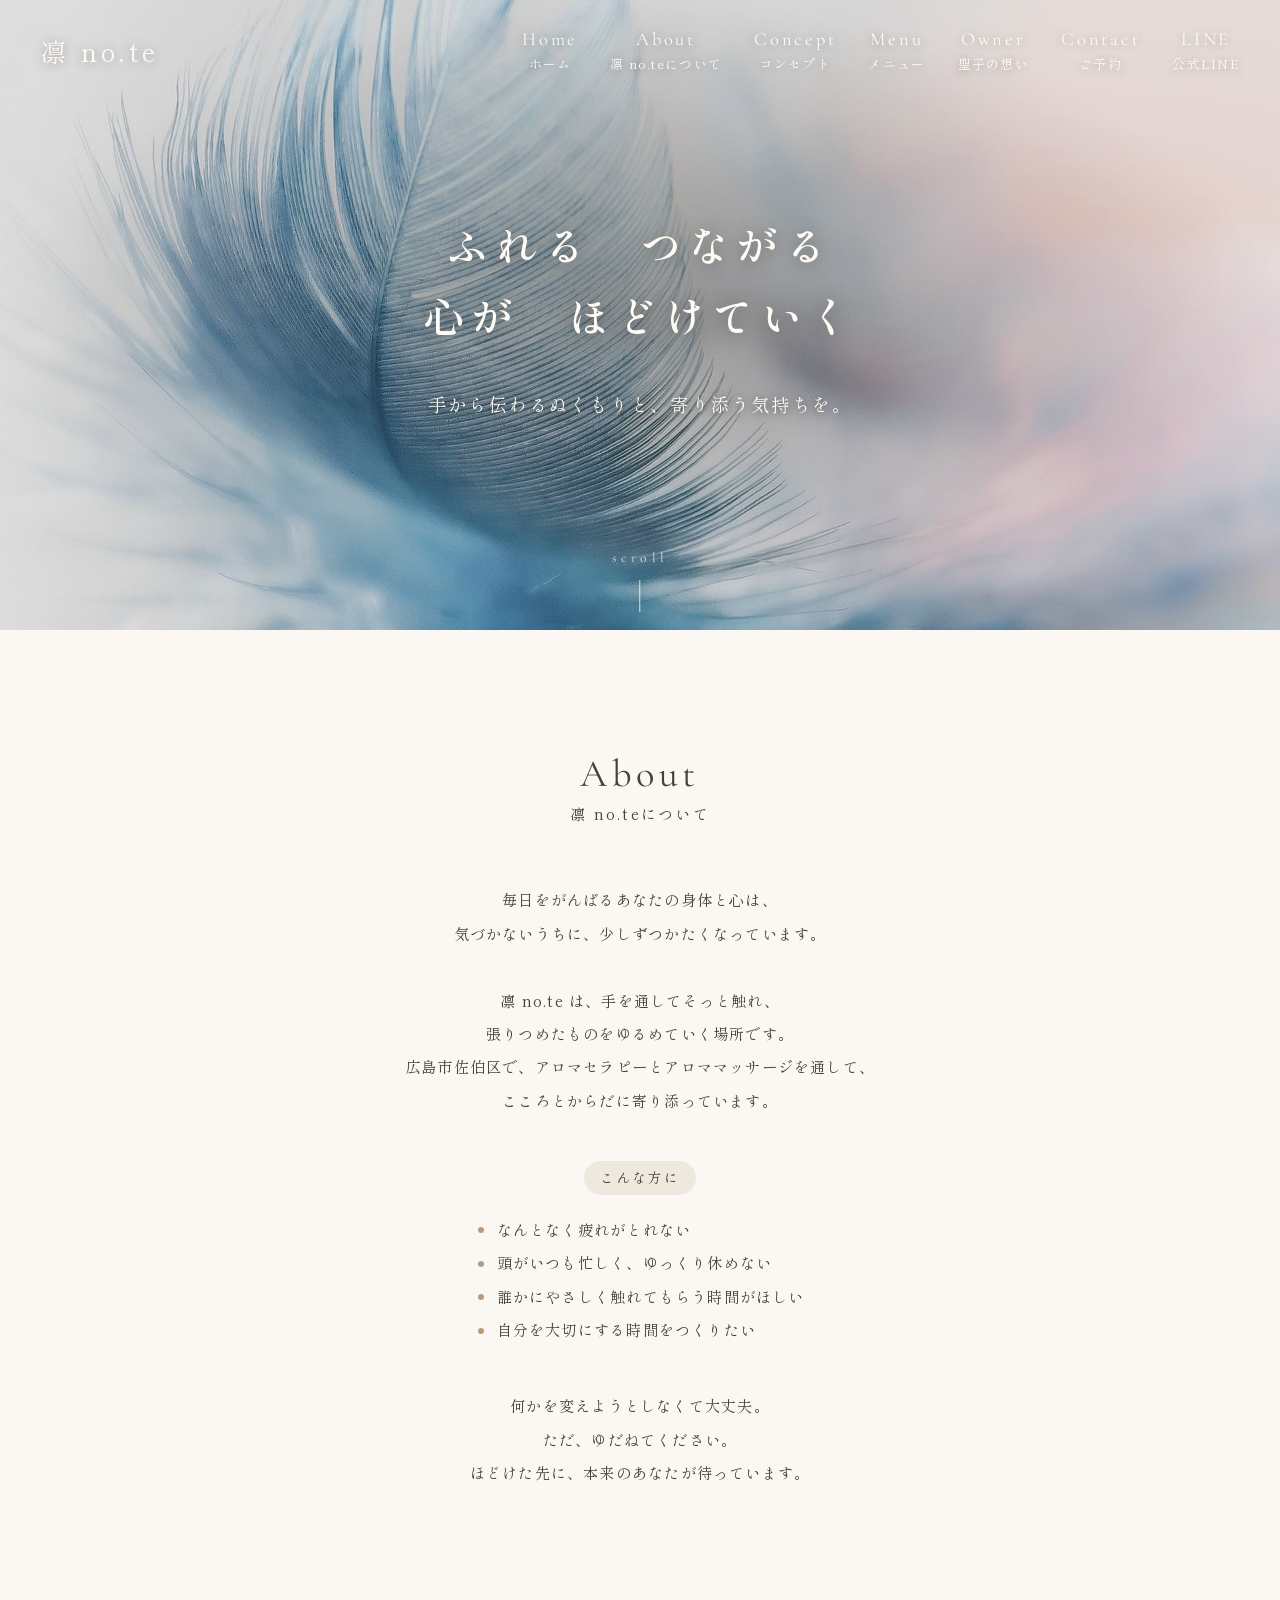
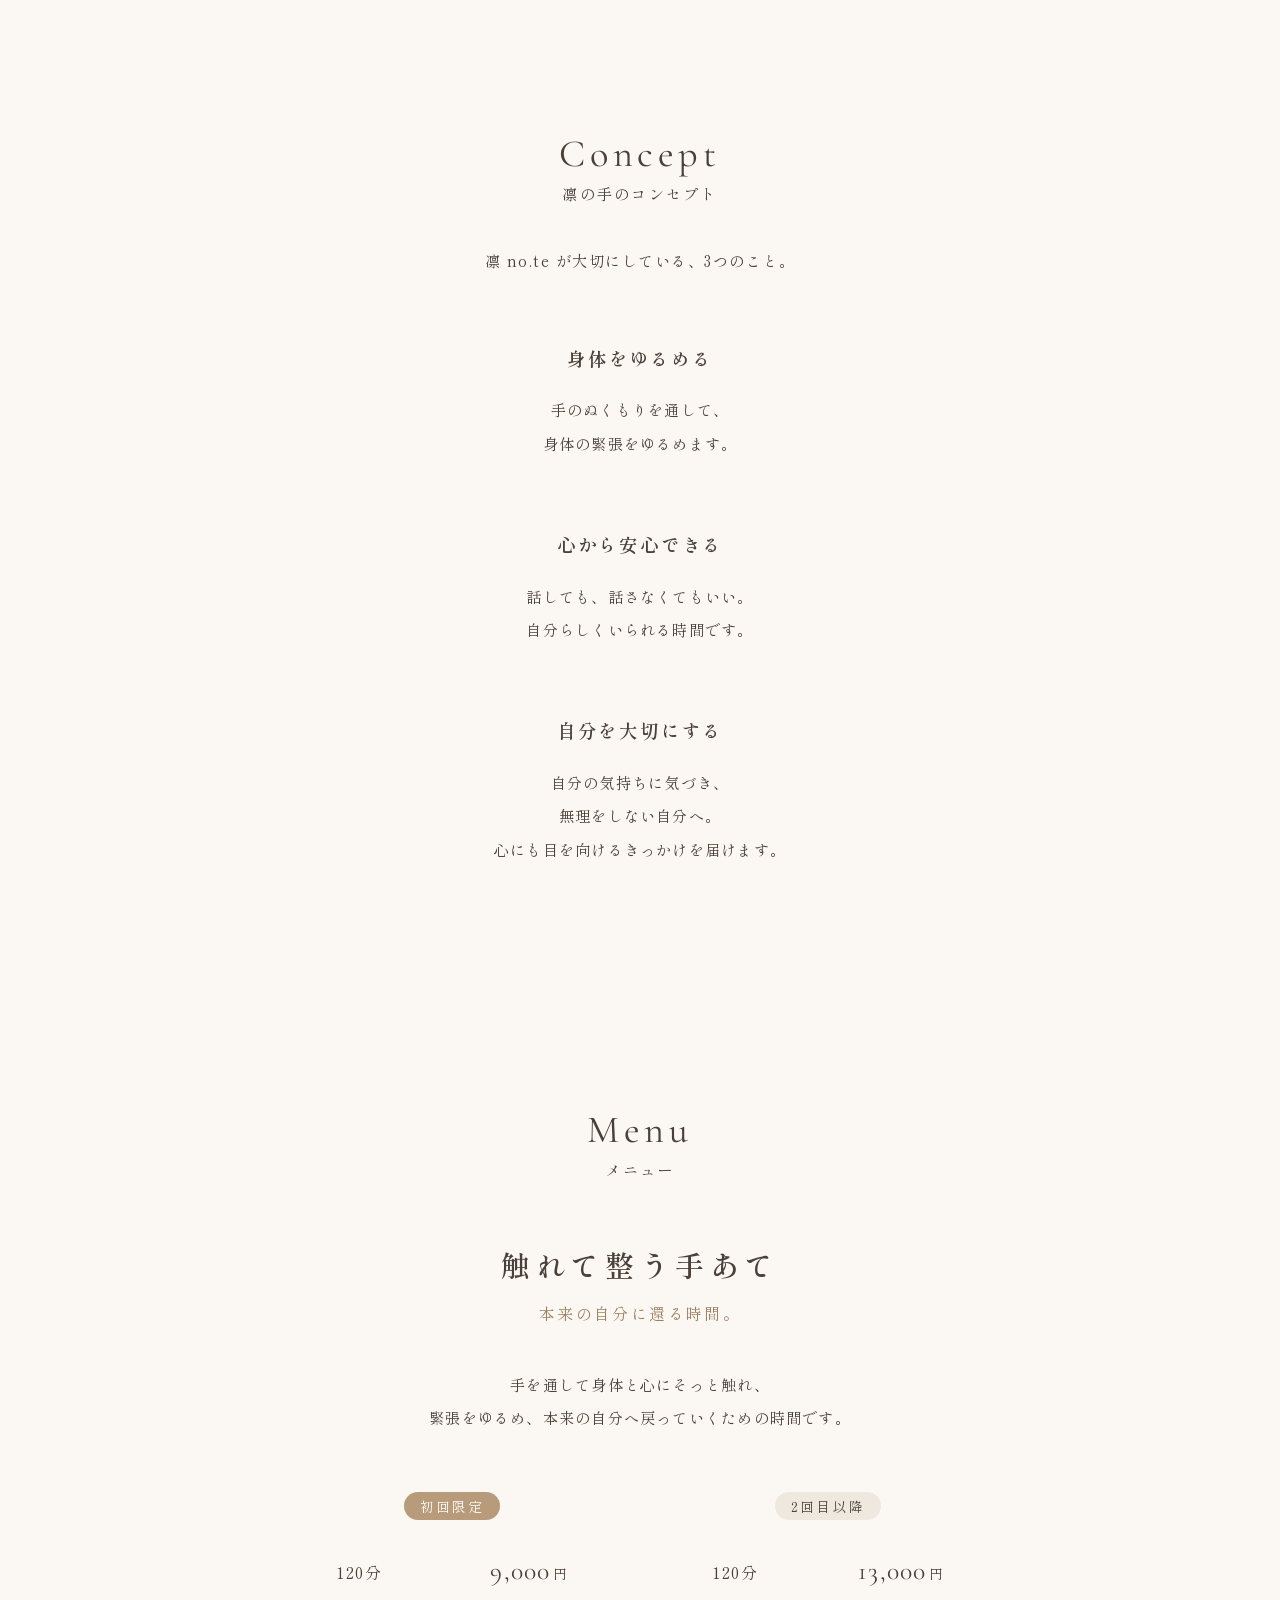
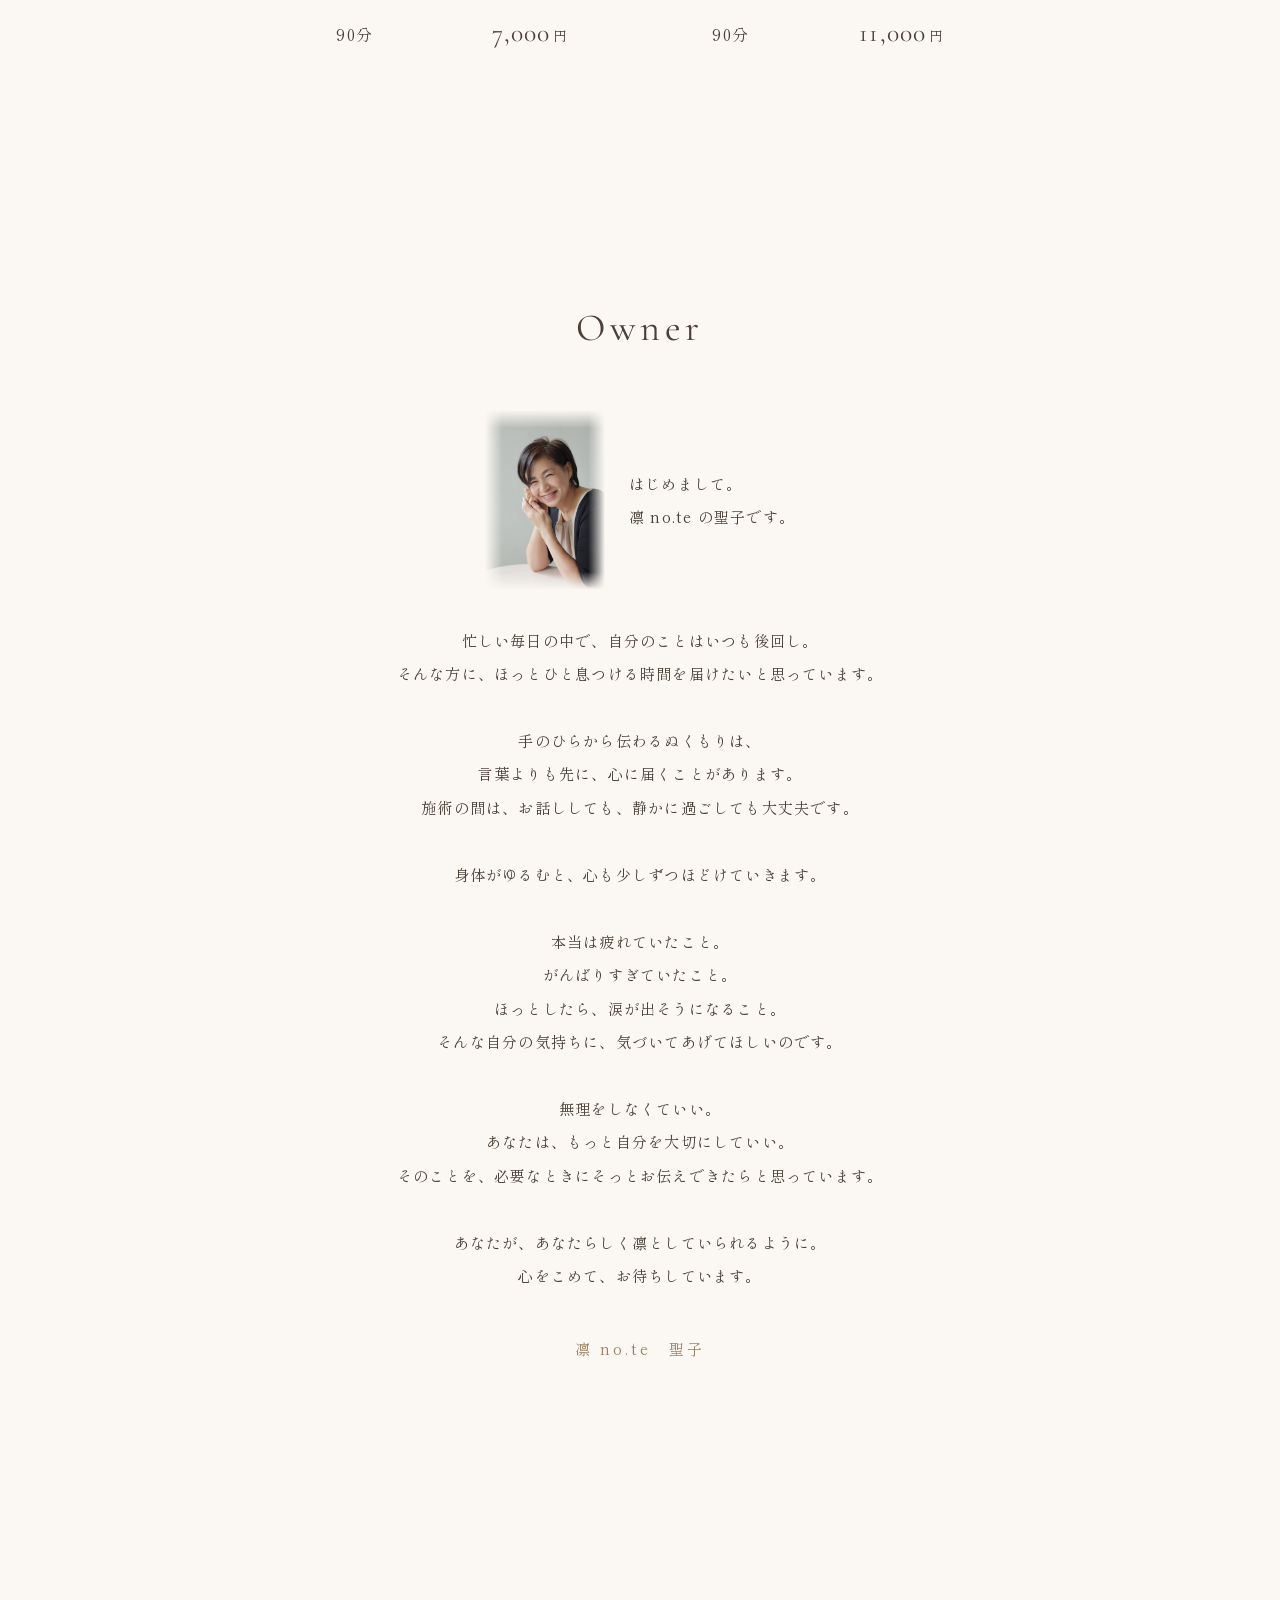
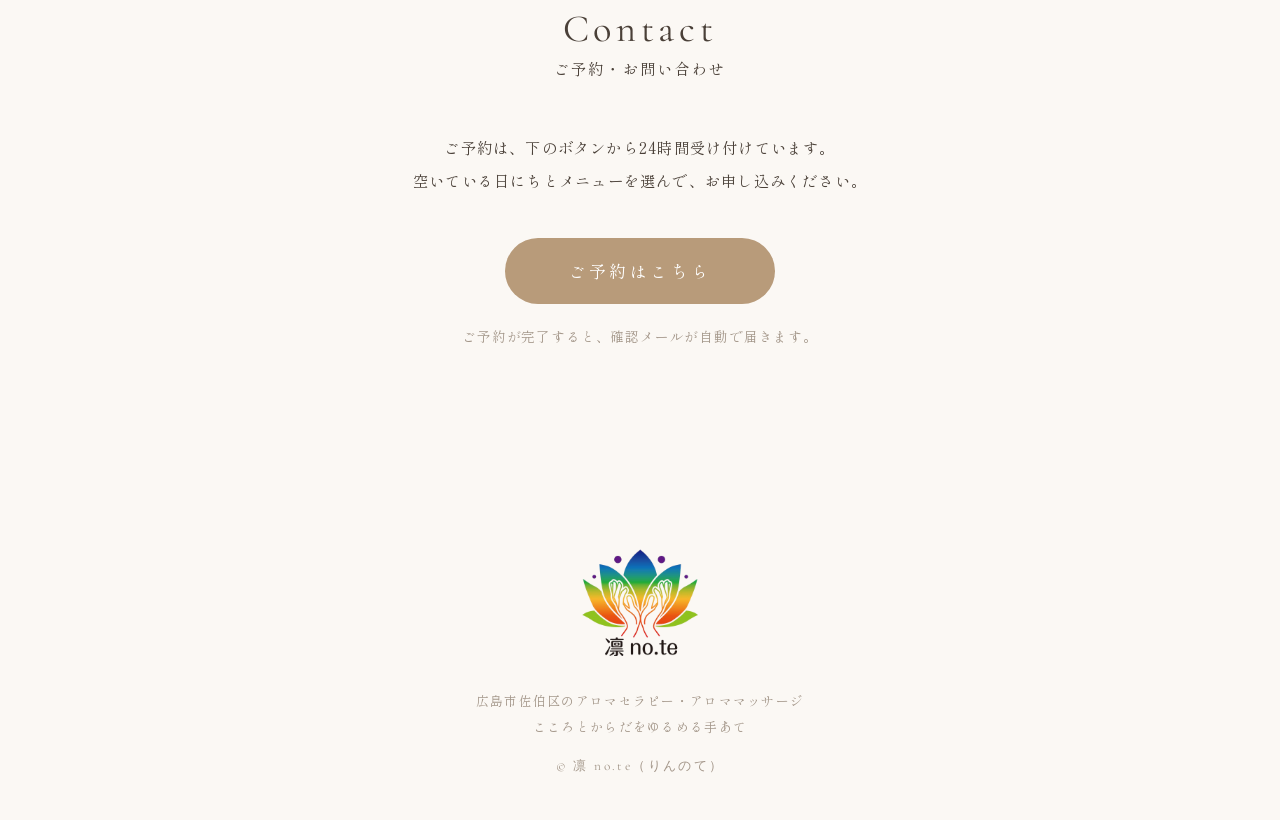
<file: index.html>
<!DOCTYPE html>
<html lang="ja">
<head>
  <meta charset="UTF-8">
  <meta name="viewport" content="width=device-width, initial-scale=1.0">
  <title>凛 no.te（りんのて）｜広島市佐伯区のアロマセラピー・アロママッサージ｜こころとからだをゆるめる手あて</title>
  <meta name="description" content="広島市佐伯区のアロマセラピーサロン「凛 no.te（りんのて）」。アロママッサージと手のぬくもりで、こころとからだをそっとゆるめる手あての時間をお届けします。話しても、話さなくてもいい。本来の自分に還る時間を。初回限定 90分 7,000円〜。">
  <meta name="keywords" content="広島市佐伯区,アロマセラピー,アロママッサージ,こころとからだ,手あて,リラクゼーション,凛 no.te,りんのて">
  <link rel="canonical" href="https://rinno-te.com/">
  <link rel="icon" type="image/png" href="images/favicon.png">
  <link rel="apple-touch-icon" href="images/favicon.png">

  <!-- SNSやLINEでシェアされたときの表示 -->
  <meta property="og:type" content="website">
  <meta property="og:site_name" content="凛 no.te">
  <meta property="og:title" content="凛 no.te（りんのて）｜広島市佐伯区のアロマセラピー・アロママッサージ">
  <meta property="og:description" content="広島市佐伯区のアロマセラピーサロン。アロママッサージと手のぬくもりで、こころとからだをそっとゆるめます。本来の自分に還る時間をお届けします。">
  <meta property="og:url" content="https://rinno-te.com/">
  <meta property="og:image" content="https://rinno-te.com/images/hero-feather.jpg">
  <meta property="og:locale" content="ja_JP">
  <meta name="twitter:card" content="summary_large_image">

  <!-- 検索エンジン向けのお店の情報 -->
  <script type="application/ld+json">
  {
    "@context": "https://schema.org",
    "@type": "HealthAndBeautyBusiness",
    "name": "凛 no.te",
    "alternateName": "りんのて",
    "url": "https://rinno-te.com/",
    "logo": "https://rinno-te.com/images/logo.png",
    "image": "https://rinno-te.com/images/hero-feather.jpg",
    "description": "広島市佐伯区のアロマセラピー・アロママッサージのサロン。手のぬくもりで、こころとからだをそっとゆるめる手あての時間をお届けします。",
    "address": { "@type": "PostalAddress", "addressCountry": "JP", "addressRegion": "広島県", "addressLocality": "広島市佐伯区" },
    "areaServed": "広島市佐伯区",
    "keywords": "アロマセラピー, アロママッサージ, こころとからだ, 手あて",
    "priceRange": "¥7,000〜¥13,000",
    "founder": { "@type": "Person", "name": "聖子" },
    "makesOffer": [
      { "@type": "Offer", "name": "触れて整う手あて 90分（初回限定）", "price": "7000", "priceCurrency": "JPY" },
      { "@type": "Offer", "name": "触れて整う手あて 120分（初回限定）", "price": "9000", "priceCurrency": "JPY" },
      { "@type": "Offer", "name": "触れて整う手あて 90分", "price": "11000", "priceCurrency": "JPY" },
      { "@type": "Offer", "name": "触れて整う手あて 120分", "price": "13000", "priceCurrency": "JPY" }
    ]
  }
  </script>
  <link rel="preconnect" href="https://fonts.googleapis.com">
  <link rel="preconnect" href="https://fonts.gstatic.com" crossorigin>
  <link href="https://fonts.googleapis.com/css2?family=Shippori+Mincho:wght@400;600&family=Cormorant+Garamond:wght@400;500&display=swap" rel="stylesheet">
  <link rel="stylesheet" href="style.css?v=20261019">
</head>
<body>

  <header class="site-header">
    <a href="#top" class="header-brand">凛 no.te</a>
    <button class="menu-toggle" aria-label="メニューを開く" aria-expanded="false" aria-controls="global-nav">
      <span></span><span></span><span></span>
    </button>

    <nav class="global-nav" id="global-nav">
      <ul>
        <li><a href="#top"><span class="en">Home</span>ホーム</a></li>
        <li><a href="#about"><span class="en">About</span>凛 no.teについて</a></li>
        <li><a href="#concept"><span class="en">Concept</span>コンセプト</a></li>
        <li><a href="#menu"><span class="en">Menu</span>メニュー</a></li>
        <li><a href="#owner"><span class="en">Owner</span>聖子の想い</a></li>
        <li><a href="#contact"><span class="en">Contact</span>ご予約</a></li>
        <li><a href="https://lin.ee/V8SWwl4Q" target="_blank" rel="noopener"><span class="en">LINE</span>公式LINE</a></li>
      </ul>
    </nav>
  </header>

  <section class="hero" id="top">
    <div class="hero-slides" aria-hidden="true">
      <div class="hero-slide" style="background-image: url('images/hero-feather.jpg');"></div>
    </div>
    <div class="hero-overlay"></div>

    <div class="hero-content">
      <p class="hero-brand">凛 no.te</p>
      <h1 class="hero-title">
        <span>ふれる　つながる</span>
        <span>心が　ほどけていく</span>
      </h1>
      <p class="hero-lead">手から伝わるぬくもりと、寄り添う気持ちを。</p>
    </div>

    <div class="scroll-hint" aria-hidden="true">scroll</div>
  </section>

  <!-- 各セクション（中身はこれから作ります） -->
  <section class="section" id="about">
    <h2 class="section-title"><span class="en">About</span>凛 no.teについて</h2>

    <div class="about-body">
      <p>
        毎日をがんばるあなたの身体と心は、<br>
        気づかないうちに、<br class="sp-only">少しずつかたくなっています。
      </p>
      <p>
        凛 no.te は、手を通してそっと触れ、<br>
        張りつめたものを<br class="sp-only">ゆるめていく場所です。<br>
        広島市佐伯区で、アロマセラピーと<br class="sp-only">アロママッサージを通して、<br>
        こころとからだに寄り添っています。
      </p>

      <div class="about-for">
        <p class="about-for-label">こんな方に</p>
        <ul>
          <li>なんとなく疲れがとれない</li>
          <li>頭がいつも忙しく、ゆっくり休めない</li>
          <li>誰かにやさしく触れてもらう時間がほしい</li>
          <li>自分を大切にする時間をつくりたい</li>
        </ul>
      </div>

      <p>
        何かを変えようとしなくて大丈夫。<br>
        ただ、ゆだねてください。<br>
        ほどけた先に、<br class="sp-only">本来のあなたが待っています。
      </p>
    </div>
  </section>

  <section class="section" id="concept">
    <h2 class="section-title"><span class="en">Concept</span>凛の手のコンセプト</h2>

    <p class="concept-lead">
      凛 no.te が大切にしている、<br class="sp-only">3つのこと。
    </p>

    <ul class="concept-list">
      <li>
        <h3 class="concept-name">身体をゆるめる</h3>
        <p>手のぬくもりを通して、<br>身体の緊張をゆるめます。</p>
      </li>
      <li>
        <h3 class="concept-name">心から安心できる</h3>
        <p>話しても、話さなくてもいい。<br>自分らしくいられる時間です。</p>
      </li>
      <li>
        <h3 class="concept-name">自分を大切にする</h3>
        <p>自分の気持ちに気づき、<br>無理をしない自分へ。<br>心にも目を向けるきっかけを届けます。</p>
      </li>
    </ul>
  </section>

  <section class="section" id="menu">
    <h2 class="section-title"><span class="en">Menu</span>メニュー</h2>

    <div class="menu-card">
      <h3 class="menu-name">触れて整う手あて</h3>
      <p class="menu-catch">本来の自分に還る時間。</p>

      <p class="menu-text">
        手を通して身体と心にそっと触れ、<br>
        緊張をゆるめ、本来の自分へ<br class="sp-only">戻っていくための時間です。
      </p>

      <div class="price-groups">
        <div class="price-group is-first">
          <p class="price-label">初回限定</p>
          <dl class="price-list">
            <div><dt>120分</dt><dd>9,000<span>円</span></dd></div>
            <div><dt>90分</dt><dd>7,000<span>円</span></dd></div>
          </dl>
        </div>

        <div class="price-group">
          <p class="price-label">2回目以降</p>
          <dl class="price-list">
            <div><dt>120分</dt><dd>13,000<span>円</span></dd></div>
            <div><dt>90分</dt><dd>11,000<span>円</span></dd></div>
          </dl>
        </div>
      </div>
    </div>
  </section>

  <section class="section" id="owner">
    <h2 class="section-title"><span class="en">Owner</span></h2>

    <div class="about-body owner-body">
      <div class="owner-intro">
        <img src="images/owner.jpg" alt="凛 no.te 聖子" class="owner-photo" width="800" height="1200" loading="lazy">
        <p>
          はじめまして。<br>凛 no.te の聖子です。
        </p>
      </div>
      <p>
        忙しい毎日の中で、<br class="sp-only">自分のことはいつも後回し。<br>
        そんな方に、ほっとひと息つける時間を<br class="sp-only">届けたいと思っています。
      </p>
      <p>
        手のひらから伝わるぬくもりは、<br>
        言葉よりも先に、<br class="sp-only">心に届くことがあります。<br>
        施術の間は、お話ししても、<br class="sp-only">静かに過ごしても大丈夫です。
      </p>
      <p>
        身体がゆるむと、<br class="sp-only">心も少しずつほどけていきます。
      </p>
      <p>
        本当は疲れていたこと。<br>
        がんばりすぎていたこと。<br>
        ほっとしたら、<br class="sp-only">涙が出そうになること。<br>
        そんな自分の気持ちに、<br class="sp-only">気づいてあげてほしいのです。
      </p>
      <p>
        無理をしなくていい。<br>
        あなたは、<br class="sp-only">もっと自分を大切にしていい。<br>
        そのことを、<br class="sp-only">必要なときにそっと<br class="sp-only">お伝えできたらと思っています。
      </p>
      <p>
        あなたが、あなたらしく<br class="sp-only">凛としていられるように。<br>
        心をこめて、お待ちしています。
      </p>
      <p class="owner-sign">凛 no.te　聖子</p>
    </div>
  </section>

  <section class="section" id="contact">
    <h2 class="section-title"><span class="en">Contact</span>ご予約・お問い合わせ</h2>
    <p class="contact-text">
      ご予約は、下のボタンから<br class="sp-only">24時間受け付けています。<br>
      空いている日にちとメニューを選んで、<br class="sp-only">お申し込みください。
    </p>
    <a href="/reserve/" class="reserve-btn">ご予約はこちら</a>
    <p class="contact-note">ご予約が完了すると、<br class="sp-only">確認メールが自動で届きます。</p>
  </section>

  <footer class="site-footer">
    <img src="images/logo.png" alt="凛 no.te" class="footer-logo" width="400" height="400">
    <p class="footer-area" style="font-family:'Shippori Mincho',serif; font-size:0.8rem; line-height:2; letter-spacing:0.1em; margin-bottom:12px;">広島市佐伯区のアロマセラピー・アロママッサージ<br>こころとからだをゆるめる手あて</p>
    <small>&copy; 凛 no.te（りんのて）</small>
  </footer>

  <script>

    // スマホ用メニューの開け閉め
    const header = document.querySelector('.site-header');
    const toggle = document.querySelector('.menu-toggle');
    const setOpen = (open) => {
      header.classList.toggle('is-open', open);
      toggle.setAttribute('aria-expanded', open);
      toggle.setAttribute('aria-label', open ? 'メニューを閉じる' : 'メニューを開く');
    };
    toggle.addEventListener('click', () => setOpen(!header.classList.contains('is-open')));
    document.querySelectorAll('.global-nav a').forEach((a) => a.addEventListener('click', () => setOpen(false)));
  </script>

</body>
</html>
</file>
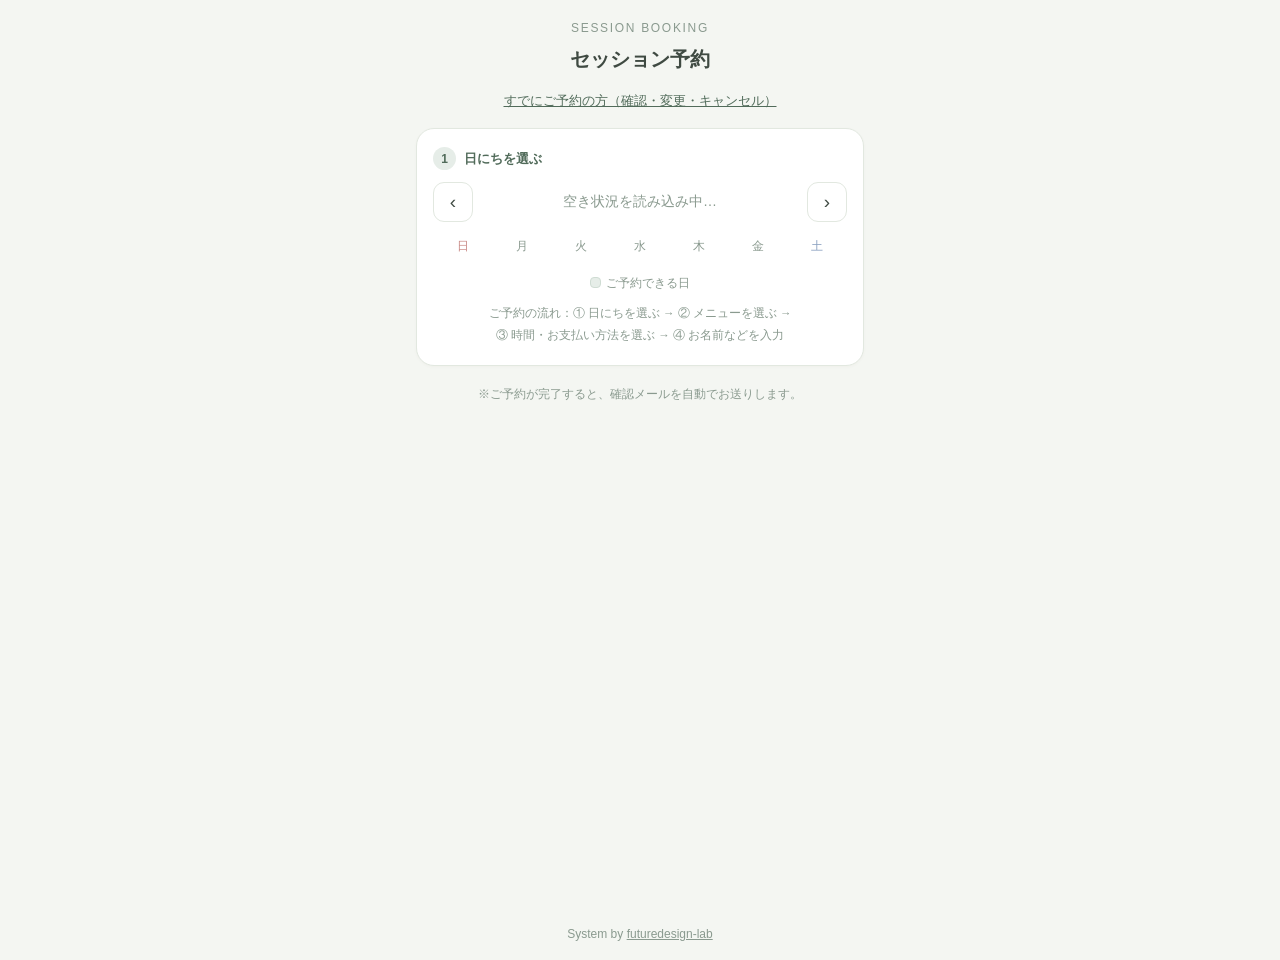
<file: reserve/index.html>
<!DOCTYPE html>
<html lang="ja">
<!-- LICENSE_ID: 2026-0004 -->
<head>
<meta charset="utf-8">
<meta name="viewport" content="width=device-width, initial-scale=1, maximum-scale=1">
<title>セッション予約</title>
<style>
  :root{
    --bg:#f4f6f2; --card:#fff; --ink:#3f4a42; --muted:#8a9a8f;
    --accent:#6f8f7a; --accent-deep:#516b5a; --accent-soft:#e6ede8; --accent-line:#cfdcd3;
    --line:#e2e8e0; --ok:#5e9b86; --err:#c0736e; --chipbg:#eef2ec;
  }
  *{box-sizing:border-box;} html,body{margin:0;}
  body{background:var(--bg); color:var(--ink); font-size:16px; line-height:1.7; -webkit-font-smoothing:antialiased;
    font-family:-apple-system,BlinkMacSystemFont,"Hiragino Sans","Hiragino Kaku Gothic ProN","Noto Sans JP","Segoe UI",sans-serif;}
  .app{max-width:480px; margin:0 auto; padding:0 0 60px; min-height:100vh;}
  .rolebar{position:sticky; top:0; z-index:30; background:rgba(246,241,238,.92); backdrop-filter:blur(6px);
    display:flex; gap:6px; padding:12px 14px; border-bottom:1px solid var(--line);}
  .rolebar button{flex:1; padding:9px 4px; border:1px solid var(--line); background:#fff; border-radius:11px; font-size:13px; color:var(--muted); cursor:pointer; font-weight:600;}
  .rolebar button.on{background:var(--accent); color:#fff; border-color:var(--accent);}
  .rolehint{font-size:11px; color:var(--muted); text-align:center; padding:6px 14px 0;}
  .wrap{padding:18px 16px 0;}
  .brand{text-align:center;} .brand .name{font-size:12px; letter-spacing:.14em; color:var(--muted);}
  h1{font-size:20px; font-weight:600; text-align:center; margin:4px 0 4px;}
  .lead{text-align:center; color:var(--muted); font-size:13.5px; margin:0 0 18px;}
  h2{font-size:17px; font-weight:600; margin:2px 0 12px;}
  .card{background:var(--card); border:1px solid var(--line); border-radius:18px; padding:18px 16px; box-shadow:0 1px 3px rgba(120,90,80,.04); margin-bottom:14px;}
  .step{font-size:13px; color:var(--accent-deep); font-weight:600; margin-bottom:12px; display:flex; align-items:center; gap:8px;}
  .step .n{background:var(--accent-soft); color:var(--accent-deep); width:23px; height:23px; border-radius:50%; display:inline-flex; align-items:center; justify-content:center; font-size:12px;}
  .cal-head{display:flex; align-items:center; justify-content:space-between; margin-bottom:12px;}
  .cal-title{font-size:17px; font-weight:600;}
  .nav{width:40px; height:40px; border:1px solid var(--line); background:#fff; border-radius:11px; font-size:19px; color:var(--ink); cursor:pointer;}
  .nav:disabled{opacity:.3; cursor:not-allowed;}
  .dow{display:grid; grid-template-columns:repeat(7,1fr);}
  .dow div{text-align:center; font-size:11.5px; color:var(--muted); padding:3px 0;}
  .dow .sun{color:#c98a86;} .dow .sat{color:#8aa0c0;}
  .grid{display:grid; grid-template-columns:repeat(7,1fr); gap:5px;}
  .cell{aspect-ratio:1/1; display:flex; flex-direction:column; align-items:center; justify-content:center; border-radius:11px; font-size:15px; border:1px solid transparent; user-select:none;}
  .cell.closed,.cell.past{color:#d3ccc6;} .cell.full{color:#c3b6b1;}
  .cell.open{background:var(--accent-soft); border-color:var(--accent-line); color:var(--accent-deep); font-weight:600; cursor:pointer;}
  .cell.open .dot{width:5px;height:5px;border-radius:50%;background:var(--accent); margin-top:3px;}
  .cell.selected{background:var(--accent); border-color:var(--accent); color:#fff;}
  .cell.selected .dot{background:#fff;} .cell .tag{font-size:9px; margin-top:2px; color:var(--muted);}
  .legend{display:flex; gap:14px; justify-content:center; margin-top:14px; font-size:11.5px; color:var(--muted); flex-wrap:wrap;}
  .flow-hint{margin:10px 0 0; font-size:11.5px; line-height:1.9; color:var(--muted); text-align:center;}
  .flow-hint span{display:inline-block;}  /* 狭い画面では、①②③④の区切りで改行する */
  .legend i{width:11px;height:11px;border-radius:4px;display:inline-block; margin-right:5px; vertical-align:-1px;}
  .sw-open{background:var(--accent-soft); border:1px solid var(--accent-line);} .sw-full{background:#eee5e1;} .sw-closed{background:#f2ede9;}
  .day-label{font-size:16px; font-weight:600; margin:2px 0 12px;}
  .wk-head{display:flex; align-items:center; justify-content:space-between; margin-bottom:12px;}
  .wk-title{font-size:14px; font-weight:600;}
  .wk-scroll{overflow-x:auto; -webkit-overflow-scrolling:touch; margin:0 -4px 4px;}
  .wk-grid{display:grid; grid-template-columns:42px repeat(7,52px); gap:3px; padding:0 4px; align-items:center;}
  .wk-daycol{text-align:center; font-size:11px; color:var(--muted); padding:2px 0 5px;}
  .wk-daycol .dn{font-weight:600; font-size:13px; color:var(--ink); margin-top:1px;}
  .wk-daycol.sun .dn{color:#c98a86;} .wk-daycol.sat .dn{color:#8aa0c0;}
  .wk-time{font-size:10.5px; color:var(--muted); text-align:right; padding-right:5px; white-space:nowrap;}
  .wk-cell{height:32px; border-radius:8px; border:1px solid transparent;}
  .wk-cell.open{background:var(--accent-soft); border-color:var(--accent-line); cursor:pointer;}
  .wk-cell.selected{background:var(--accent); border-color:var(--accent);}
  .slots{display:grid; grid-template-columns:repeat(3,1fr); gap:10px;}
  .slot{padding:13px 4px; border:1px solid var(--line); border-radius:12px; background:#fff; text-align:center; font-size:16px; cursor:pointer;}
  .slot.selected{background:var(--accent); border-color:var(--accent); color:#fff;}
  .slot.booked{color:#cabfba; background:#faf7f5; cursor:not-allowed; text-decoration:line-through; border-style:dashed;}
  .none{color:var(--muted); font-size:14px; text-align:center; padding:10px 0;}
  label.f{display:block; font-size:14px; font-weight:600; margin:14px 0 6px;}
  label.f .req{color:var(--accent-deep); font-size:12px; margin-left:6px;}
  label.f .opt2{color:var(--muted); font-size:12px; font-weight:400; margin-left:6px;}
  input,textarea,select{width:100%; padding:12px 13px; border:1px solid var(--line); border-radius:12px; font-size:16px; font-family:inherit; color:var(--ink); background:#fff;}
  input:focus,textarea:focus,select:focus{outline:none; border-color:var(--accent);}
  textarea{min-height:78px; resize:vertical;} .grid2{display:grid; grid-template-columns:1fr 1fr; gap:10px;}
  .sum{border:1px solid var(--line); border-radius:14px; overflow:hidden;}
  .sum .row{display:flex; padding:12px 14px; border-bottom:1px solid var(--line);} .sum .row:last-child{border-bottom:0;}
  .sum .k{width:96px; color:var(--muted); font-size:13.5px; flex-shrink:0;} .sum .v{font-size:15px; word-break:break-all;} .sum .v.big{font-size:16px; font-weight:600;}
  .done{text-align:center; padding:12px 4px;}
  .done .mark{width:62px;height:62px;border-radius:50%;background:var(--accent-soft); color:var(--accent-deep); display:flex;align-items:center;justify-content:center; font-size:32px; margin:4px auto 12px;}
  .btn{display:block; width:100%; padding:15px; border:0; border-radius:14px; background:var(--accent); color:#fff; font-size:16px; font-weight:600; cursor:pointer; margin-top:16px;}
  .btn:active{background:var(--accent-deep);} .btn[disabled]{opacity:.45; cursor:not-allowed;}
  .btn.ghost{background:#fff; color:var(--accent-deep); border:1px solid var(--accent-line); margin-top:10px;}
  .btn.sm{padding:9px 14px; width:auto; font-size:13px; margin:0; display:inline-block;}
  .btn.danger{background:#fff; color:var(--err); border:1px solid #eccac6;}
  .back{background:none; border:0; color:var(--muted); font-size:14px; cursor:pointer; padding:6px 0; margin-bottom:2px;}
  .selbar{margin-top:6px; padding:12px 14px; background:var(--accent-soft); border:1px solid var(--accent-line); border-radius:12px; font-size:15px; color:var(--accent-deep); text-align:center;}
  .selbar b{font-weight:700;} .err{color:var(--err); font-size:14px; margin-top:10px; text-align:center; display:none;}
  .hidden{display:none !important;} .hint{font-size:12px; color:var(--muted); text-align:center; margin:18px 0 0; padding:0 8px;}
  .listrow{display:flex; align-items:center; gap:12px; padding:12px 4px; border-bottom:1px solid var(--line); cursor:pointer;} .listrow:last-child{border-bottom:0;}
  .listrow .meta{flex:1; min-width:0;} .listrow .t1{font-weight:600; font-size:15px;} .listrow .t2{font-size:12.5px; color:var(--muted);}
  .badge{font-size:11px; padding:3px 9px; border-radius:20px; font-weight:600; white-space:nowrap; flex-shrink:0;} .badge.on{background:#e8f2ee; color:var(--ok);}
  .blockrow{border:1px solid var(--line);border-radius:13px;padding:12px 14px;margin-bottom:10px;}
  .blockrow .bh{display:flex;justify-content:space-between;align-items:center;} .blockrow .bd{font-weight:600;} .blockrow .bt{color:var(--accent-deep);font-size:14px;}
  .miniSlots{display:flex;flex-wrap:wrap;gap:6px;margin-top:9px;}
  .miniSlot{font-size:12px;padding:4px 9px;border-radius:8px;background:var(--accent-soft);color:var(--accent-deep);}
  .miniSlot.booked{background:#f2ece9;color:var(--muted);text-decoration:line-through;}
  .rowbtns{display:flex;gap:8px;} .linkbtn{background:none;border:0;color:var(--accent-deep);font-size:13px;text-decoration:underline;cursor:pointer;padding:4px;}
  .overlay{position:fixed;inset:0;background:rgba(60,50,48,.42);display:flex;align-items:flex-end;justify-content:center;z-index:50;}
  .sheet{background:#fff;width:100%;max-width:480px;border-radius:20px 20px 0 0;padding:20px 18px 28px;max-height:88vh;overflow:auto;}
  .sheet .close{float:right;background:none;border:0;font-size:22px;color:var(--muted);cursor:pointer;line-height:1;}
  .profSec{font-size:12px;color:var(--accent-deep);font-weight:600;margin:14px 0 4px;} .profTxt{font-size:14px;}
  /* ボタンを押したあと、返事を待っているあいだの表示 */
  .btn.busy{ opacity:.85; cursor:wait; animation:btnPulse 1.1s ease-in-out infinite; }
  @keyframes btnPulse{ 0%,100%{ box-shadow:0 0 0 0 rgba(122,150,128,.0); transform:scale(1); } 50%{ box-shadow:0 0 0 8px rgba(122,150,128,.18); transform:scale(1.02); } }
  .btn.okflash{ animation:btnOk .6s ease-out 1; }
  @keyframes btnOk{ 0%{ transform:scale(1); } 40%{ transform:scale(1.04); } 100%{ transform:scale(1); } }
  /* キャンセルを送っているあいだ、ボタンが「びよーん」と伸び縮みして震える */
  .btn.boing{ cursor:wait; pointer-events:none; animation:btnBoing .9s ease-in-out infinite; }
  @keyframes btnBoing{
    0%,100%{ transform:scale(1,1) rotate(0); }
    15%{ transform:scale(1.10,.90) rotate(-1.5deg); }
    30%{ transform:scale(.94,1.08) rotate(1.5deg); }
    45%{ transform:scale(1.05,.96) rotate(-1deg); }
    60%{ transform:scale(.98,1.03) rotate(1deg); }
    75%{ transform:scale(1.01,.99) rotate(0); }
  }
  @media (prefers-reduced-motion: reduce){ .btn.boing{ animation:none; opacity:.7; } }
  .sendErr{ color:var(--err); font-size:13px; margin:10px 0 0; text-align:left; }
</style>
</head>
<body>
<div class="app">
  <!-- 役割切替（開発用・本番では DEV_MODE=false で非表示） -->
  <div class="rolebar hidden" id="devRoleBar">
    <button data-role="customer" class="on">お客様</button>
    <button data-role="owner">オーナー（あなた）</button>
  </div>
  <div class="rolehint hidden" id="devRoleHint">※【開発用】立場を切り替えて体験できます（本番では非表示）</div>

  <!-- ============ お客様 ============ -->
  <div id="role-customer" class="wrap">
    <!-- メイン画面：カレンダー → メニュー → 時間 -->
    <section id="c-cal">
      <div class="brand"><div class="name">SESSION BOOKING</div></div>
      <h1 id="cTitle">セッション予約</h1>
      <p class="lead" id="cLead"></p>
      <p style="text-align:center;margin:-8px 0 14px;"><button class="linkbtn" id="cGoLookup">すでにご予約の方（確認・変更・キャンセル）</button></p>
      <div class="card" id="cDayCard">
        <div class="step"><span class="n">1</span>日にちを選ぶ</div>
        <div class="cal-head"><button class="nav" id="cMonPrev">‹</button><div class="cal-title" id="cMonTitle" style="color:var(--muted);font-weight:400;font-size:14px;">空き状況を読み込み中…</div><button class="nav" id="cMonNext">›</button></div>
        <div class="dow"><div class="sun">日</div><div>月</div><div>火</div><div>水</div><div>木</div><div>金</div><div class="sat">土</div></div>
        <div class="grid" id="cMonGrid"></div>
        <div class="legend"><span><i class="sw-open"></i>ご予約できる日</span></div>
        <p class="flow-hint">ご予約の流れ：<span>① 日にちを選ぶ</span> → <span>② メニューを選ぶ</span> → <span id="flowStep3">③ 時間を選ぶ</span> → <span>④ お名前などを入力</span></p>
        <div class="none hidden" id="cMonNone" style="text-align:center;color:var(--muted);font-size:13.5px;margin-top:10px;"></div>
      </div>
      <div class="card hidden" id="cMenuCard">
        <div class="step"><span class="n">2</span>メニューを選ぶ</div>
        <p class="day-label" id="cMenuDayLabel" style="font-size:13.5px;font-weight:400;color:var(--muted);"></p>
        <div id="cMenuList"></div>
      </div>
      <div class="card hidden" id="cSlotCard">
        <div class="step"><span class="n">3</span><span id="cStep3Label">時間とお支払い方法を選ぶ</span></div>
        <div class="selbar" id="cSlotBanner" style="margin:0 0 6px;"></div>
        <label class="f">時間<span class="req">必須</span></label>
        <select id="cTimeSel"></select>
        <div id="cPayEarlyWrap">
          <label class="f">お支払い方法<span class="req">必須</span></label>
          <select id="cPayEarly"></select>
        </div>
        <div class="err" id="cSlotErr"></div>
        <button class="btn" id="cToForm2">この内容で進む</button>
      </div>
      <div class="card hidden" id="cTimeCard">
        <div class="step"><span class="n">2</span>日時を選ぶ</div>
        <div class="selbar" id="cMenuBanner" style="margin:0 0 12px;"></div>
        <div class="wk-head"><button class="nav" id="cWkPrev">‹</button><div class="wk-title" id="cWkTitle"></div><button class="nav" id="cWkNext">›</button></div>
        <div class="wk-scroll"><div class="wk-grid" id="cWkGrid"></div></div>
        <div class="legend"><span><i class="sw-open"></i>予約できる</span></div>
        <div class="selbar hidden" id="cSelbar"></div>
        <button class="btn hidden" id="cToForm">この時間で予約する</button>
      </div>
      <p class="hint">※ご予約が完了すると、確認メールを自動でお送りします。<!-- ★ご自身のプライバシーポリシーのページができたら、次の行のURLを書き換えて、行頭と行末の印を外してください
      <br><a href="https://あなたのドメイン/privacy-policy/" target="_blank" rel="noopener" style="color:var(--muted);">プライバシーポリシー</a> --></p>
    </section>

    <!-- 予約の確認（メールで照会） -->
    <section id="c-lookup" class="hidden">
      <button class="back" id="cLookupBack">‹ 予約画面に戻る</button>
      <h1>ご予約の確認</h1>
      <p class="lead">ご予約時のメールアドレスで確認できます。</p>
      <div class="card">
        <label class="f">メールアドレス</label>
        <input id="luEmail" type="email" placeholder="ご予約時のメールアドレス">
        <div class="err" id="luErr"></div>
        <button class="btn" id="luFind">予約を確認する</button>
        <div id="luList" style="margin-top:8px;"></div>
      </div>
      <p class="hint" style="text-align:left;">※プロトタイプではメール照会にしています。本番では、確認メール内の専用リンクから安全に確認・変更・キャンセルできるようにします。</p>
    </section>

    <section id="c-form" class="hidden">
      <button class="back" id="cBackCal">‹ 日にち・メニューを選び直す</button>
      <div class="card">
        <div class="step"><span class="n">4</span>お客様情報を入力</div>
        <div class="selbar" id="cFormWhen"></div>
        <label class="f">お名前<span class="req">必須</span></label><input id="cName" type="text" placeholder="山田 花子">
        <label class="f">メールアドレス<span class="req">必須</span></label><input id="cEmail" type="email" placeholder="example@gmail.com">
        <p class="hint" style="text-align:left;margin:4px 0 0;">確認メールをお送りします。Gmail以外、特に docomo・au・softbank などの携帯のメールは、迷惑メール対策で自動のメールをはじくことがあります。Gmail などのアドレスがおすすめです。携帯のメールをお使いの場合は「@gmail.com」からのメールを受け取れるように設定してください。</p>
        <label class="f">電話番号<span class="opt2">任意</span></label><input id="cTel" type="tel" placeholder="090-1234-5678">
        <p class="hint" style="text-align:left;margin:4px 0 0;">メールが届かなかったときに、こちらからご連絡するために使います。</p>
        <label class="f">メッセージ・ご相談内容<span class="opt2">任意</span></label><textarea id="cMsg" placeholder="当日相談したいことなど（任意）"></textarea>
        <div class="err" id="cErr"></div>
        <button class="btn" id="cToConfirm">確認画面へ進む</button>
      </div>
    </section>

    <section id="c-confirm" class="hidden">
      <button class="back" id="cBackForm">‹ 入力に戻る</button>
      <div class="card">
        <div class="step"><span class="n">5</span>ご予約内容と料金の確認</div>
        <div class="sum" id="cSum"></div>
        <div id="cPayChoiceWrap" class="hidden" style="margin-top:12px;text-align:left;">
          <label class="f">お支払い方法<span class="req">必須</span></label>
          <div class="err" id="cPayChoiceErr" style="text-align:left;margin:0 0 8px;"></div>
          <select id="cPayChoice"></select>
        </div>
        <div id="cPolicyNote"></div>
        <p class="hint" id="cConfirmNote" style="text-align:left;margin-top:10px;"></p>
        <button class="btn" id="cConfirmBtn">お支払いへ進む</button>
        <button class="btn ghost" id="cEditBtn">内容を修正する</button>
      </div>
    </section>

    <section id="c-payment" class="hidden">
      <button class="back" id="cBackConfirm">‹ 内容の確認に戻る</button>
      <div class="card">
        <div class="step"><span class="n">6</span>お支払い</div>
        <div class="selbar" id="cPayAmount"></div>
        <p class="hint" style="text-align:left;">次の画面でStripe（安全な決済代行サービス）のお支払いページが開きます。カード番号はこちらのサイトには入力されず、Stripeの画面で直接入力していただきます。</p>
        <div class="err" id="cPayErr"></div>
        <button class="btn" id="cPayBtn">お支払いへ進む</button>
      </div>
    </section>

    <section id="c-done" class="hidden">
      <div class="card done">
        <div class="mark" id="cDoneMark">✓</div>
        <h1 style="margin-bottom:10px;" id="cDoneTitle">予約が完了しました</h1>
        <div id="cDoneBody"></div>
        <p class="lead" id="cDoneLead" style="margin:10px 0 0;">当日どうぞよろしくお願いいたします。</p>
        <div id="cDoneActions">
          <button class="btn ghost" id="cChange" style="margin-top:20px;">予約日時を変更する</button>
          <button class="btn danger" id="cCancel">予約をキャンセルする</button>
        </div>
        <button class="btn ghost" id="cRestart">最初の画面に戻る</button>
      </div>
    </section>
  </div>

  <!-- ============ オーナー（あなた） ============ -->
  <div id="role-owner" class="wrap hidden">
    <section id="o-login">
      <h1>オーナー ログイン</h1>
      <p class="lead">あなた専用の管理画面です。</p>
      <div class="card">
        <label class="f">合言葉</label><input id="olPass" type="password" placeholder="Googleの設定（ADMIN_KEY）に保存した合言葉" autocomplete="current-password">
        <div class="err" id="olErr"></div>
        <button class="btn" id="olBtn">ログイン</button>
      </div>
    </section>

    <div id="o-main" class="hidden">
      <div style="display:flex;justify-content:space-between;align-items:center;">
        <div><h1 style="text-align:left;margin:0;">管理画面</h1><p class="lead" style="text-align:left;margin:0;"><span id="oName"></span> <button class="linkbtn" id="oChangeName">名前を変更</button></p></div>
        <button class="linkbtn" id="oLogout">ログアウト</button>
      </div>
      <div class="rolebar" style="position:static;background:none;border:0;padding:12px 0;">
        <button class="on" data-otab="avail">対応可能日時</button>
        <button data-otab="bookings">予約一覧</button>
        <button data-otab="refunds">返金確認</button>
        <button data-otab="settings">メニュー</button>
      </div>

      <section id="o-avail">
        <div class="card">
          <div style="display:flex;justify-content:space-between;align-items:center;">
            <div><h2 style="margin:0;">予約受付期間</h2><div class="t2" id="oBookingWindowView" style="color:var(--muted);font-size:12.5px;"></div></div>
            <button class="btn sm" id="oChangeBookingWindow">変更</button>
          </div>
          <p class="hint" style="text-align:left;">設定した期間内の日程だけ、お客様の予約カレンダーに表示されます。未設定の場合は今までどおり期間の制限はありません。</p>
        </div>
        <div class="card">
          <div style="display:flex;justify-content:space-between;align-items:center;margin-bottom:4px;">
            <h2 style="margin:0;">曜日ごとの標準受付時間</h2>
          </div>
          <div id="oWeekly"></div>
        </div>
        <p class="hint" style="text-align:left;">曜日ごとに受付時間を登録すると、毎週自動で繰り返されます。休みの曜日は「休み」のままでOKです。</p>
        <div class="card">
          <div style="display:flex;justify-content:space-between;align-items:center;margin-bottom:4px;">
            <h2 style="margin:0;">対応可能日時（特定の日だけ変更）</h2><button class="btn sm" id="oAdd">＋ 追加</button>
          </div>
          <div id="oBlocks"></div>
        </div>
        <p class="hint" style="text-align:left;">曜日の標準時間とは別に、特定の日だけ受付時間を追加・変更したいときに使います（例：祝日だけ特別営業）。</p>
        <div class="card">
          <div style="display:flex;justify-content:space-between;align-items:center;margin-bottom:4px;">
            <h2 style="margin:0;">予約を受けない時間</h2><button class="btn sm" id="oAddNg">＋ 追加</button>
          </div>
          <div id="oNgList"></div>
        </div>
        <p class="hint" style="text-align:left;">体調・移動・私用などで受けたくない時間を、自動計算とは別に手動で塞げます。ここで塞いだ時間は予約できません。</p>
      </section>

      <section id="o-bookings" class="hidden">
        <div class="card"><h2 style="margin:0 0 6px;">予約一覧</h2><div id="oBookingList"></div></div>
      </section>

      <section id="o-refunds" class="hidden">
        <div class="card">
          <h2 style="margin:0 0 10px;">返金確認</h2>
          <p class="hint" style="text-align:left;margin:0 0 10px;">支払い済みだった予約がキャンセルになったものの一覧です（銀行振込・カード決済など支払い方法を問いません）。自動での返金は行いません。実際の返金対応はご自身（銀行振込は手動、Stripeはダッシュボードから）で行ったうえで、下の状態を記録してください。</p>
          <div id="oRefundList"></div>
        </div>
      </section>

      <section id="o-settings" class="hidden">
        <div class="card">
          <div style="display:flex;justify-content:space-between;align-items:center;gap:10px;flex-wrap:wrap;">
            <div><h2 style="margin:0;">お客様の画面の表示</h2><div class="t2" id="oSimpleView" style="color:var(--muted);font-size:12.5px;"></div></div>
            <select id="oSimpleMode" style="width:auto;"><option value="off">金額を出す</option><option value="on">金額を出さない（シンプル表示）</option></select>
          </div>
          <p class="hint" style="text-align:left;">「金額を出さない」にすると、お客様の予約画面には、無料のメニューと、料金が「お支払い済みの方だけ」のメニューだけが出ます。金額やお支払い方法の画面は出ません。無料相談だけ・ご契約者さまだけの予約に使うときに選んでください。</p>
        </div>
        <div class="card">
          <div style="display:flex;justify-content:space-between;align-items:center;">
            <div><h2 style="margin:0;">支払い方法</h2><div class="t2" id="oPayMethodsView" style="color:var(--muted);font-size:12.5px;"></div></div>
            <button class="btn sm" id="oChangePayMethods">変更</button>
          </div>
          <p class="hint" style="text-align:left;">使う支払い方法だけをONにしてください。OFFにした方法は、メニュー作成時の選択肢・お客様側の画面・メールから表示されなくなります。</p>
        </div>
        <div class="card">
          <div style="display:flex;justify-content:space-between;align-items:center;margin-bottom:6px;">
            <h2 style="margin:0;">メニュー</h2><button class="btn sm" id="oAddMenu">＋ 追加</button>
          </div>
          <div id="oMenuList"></div>
          <p class="hint" style="text-align:left;">「決済あり」のメニューは支払い後に予約確定、「決済なし」はそのまま確定します。料金を変えても、確定済みの予約金額は変わりません。</p>
        </div>
        <div class="card">
          <div style="display:flex;justify-content:space-between;align-items:center;">
            <div><h2 style="margin:0;">オンライン会議</h2><div class="t2" id="oOnlineView" style="color:var(--muted);font-size:12.5px;"></div></div>
            <button class="btn sm" id="oChangeOnline">変更</button>
          </div>
          <p class="hint" style="text-align:left;">「オンライン」形式のメニューで案内する会議です。固定URL（定期ミーティングルーム）／自動発行／なし を選べます。</p>
        </div>
        <div class="card">
          <div style="display:flex;justify-content:space-between;align-items:center;">
            <div><h2 style="margin:0;">対面の場所</h2></div>
            <button class="btn sm" id="oChangeLoc">変更</button>
          </div>
          <div class="t2" id="oLocView" style="color:var(--muted);font-size:12.5px;margin-top:6px;"></div>
          <p class="hint" style="text-align:left;">「対面」形式のメニューで、お客様に案内する場所です。</p>
        </div>
        <div class="card">
          <div style="display:flex;justify-content:space-between;align-items:center;">
            <div><h2 style="margin:0;">予約の刻み幅</h2><div class="t2" id="oStepView" style="color:var(--muted);font-size:12.5px;"></div></div>
            <button class="btn sm" id="oChangeStep">変更</button>
          </div>
          <p class="hint" style="text-align:left;">予約開始時刻をこの間隔で表示します（例：30分刻み → 10:00, 10:30, 11:00…）。</p>
        </div>
        <div class="card">
          <div style="display:flex;justify-content:space-between;align-items:center;">
            <div><h2 style="margin:0;">予約受付締切</h2><div class="t2" id="oLeadView" style="color:var(--muted);font-size:12.5px;"></div></div>
            <button class="btn sm" id="oChangeLead">変更</button>
          </div>
          <p class="hint" style="text-align:left;">予約開始のこの時間より前までしか予約を受け付けません。締切を過ぎた枠は、お客様の画面から自動的に消えます。銀行振込の入金期限（下記）とは別の設定です。</p>
        </div>
        <div class="card" id="oBankCard">
          <div style="display:flex;justify-content:space-between;align-items:center;">
            <div><h2 style="margin:0;">振込先</h2><div class="t2" id="oBankView" style="color:var(--muted);font-size:12.5px;"></div></div>
            <button class="btn sm" id="oChangeBank">変更</button>
          </div>
          <p class="hint" style="text-align:left;">銀行振込メニューのご案内メールに使う振込先です。</p>
        </div>
        <div class="card" id="oDeadlineCard">
          <div style="display:flex;justify-content:space-between;align-items:center;">
            <div><h2 style="margin:0;">銀行振込期限</h2><div class="t2" id="oDeadlineView" style="color:var(--muted);font-size:12.5px;"></div></div>
            <button class="btn sm" id="oChangeDeadline">変更</button>
          </div>
          <p class="hint" style="text-align:left;">仮予約を完了してから、この時間を過ぎても入金確認できない場合は自動的にキャンセルされます。上記の「予約受付締切」とは別の設定です。</p>
        </div>
        <div class="card">
          <div style="display:flex;justify-content:space-between;align-items:center;">
            <div><h2 style="margin:0;">キャンセル・返金ポリシー</h2><div class="t2" id="oPolicyView" style="color:var(--muted);font-size:12.5px;"></div></div>
            <button class="btn sm" id="oChangePolicy">変更</button>
          </div>
          <p class="hint" style="text-align:left;">URLを登録すると、確認画面・完了画面・予約完了メール・キャンセルメールに案内リンクが表示されます（未登録なら何も表示されません）。</p>
        </div>
      </section>
    </div>
  </div>

  <div class="hint hidden" id="devFlowHint" style="padding-bottom:20px;">【開発用メモ】オーナー → 対応可能日時と料金を設定 ／ お客様 → 日時を選んで決済・予約</div>
</div>
<!-- 提供元の表示です。ご利用の条件により、消したり書きかえたりしないでください -->
<p style="text-align:center;margin:24px 0 16px;font-size:12px;color:#8a9a8f;">System by <a href="https://futuredesign-lab.com/booking-system/" target="_blank" rel="noopener" style="color:inherit;">futuredesign-lab</a></p>
<div id="modalRoot"></div>

<script>
/* ============================================================
   データ（プロトタイプ：メモリ上で保持）
   ============================================================ */
// オーナー（あなた）＝ 1人。ログインできる本人。
// ★name＝お客様へのメールに載る「担当者（セラピスト）名」。ご自身のお名前に変えてください。
// ★email＝新規予約・変更・キャンセルの通知メールを受け取るアドレス。
const owner = { name:'セッション予約', email:'',
  // 曜日ごとの標準受付時間（0=日〜6=土）。毎週自動で繰り返される。例：weeklyHours[1]=[{start:'10:00',end:'18:00'}] で毎週月曜10-18時。
  weeklyHours:[[],[],[],[],[],[],[]],
  availability:[
    {date:'2026-08-20', start:'10:00', end:'13:00'},
    {date:'2026-08-25', start:'10:00', end:'18:00'},
    {date:'2026-08-27', start:'13:00', end:'17:00'},
  ],
  // 手動ブロック（この時間は予約を受けない）。自動計算とは別に、本人が自由に追加/削除できる。
  blocks:[
    {date:'2026-08-25', start:'16:00', end:'18:00'},
  ]};

// ★お支払い方法（メニューごとに選べる）
//   prepaid=予約時カード決済（前払い） / transfer=事前振込 / onsite・onsite_paypay=当日払い（後払い） / free=無料
const PAYTYPES = {
  prepaid: {label:'予約時にカード決済', short:'事前決済'},
  transfer:{label:'事前に銀行振込',     short:'振込'},
  onsite:  {label:'当日お支払い',       short:'当日払い'},
  onsite_paypay: {label:'当日お支払い（ペイペイ決済可）', short:'当日払い（PayPay可）'},
  other:   {label:'その他',            short:'その他'}, // 実際の表示名はsettings.otherPaymentNameを使う（payTypeLabel参照）
  free:    {label:'無料',              short:'無料'},
  paid:    {label:'お支払い済み（回数券・コースなど）', short:'お支払い済み'}, // お客様が選ぶと、料金なし（お支払い済み）の予約になる
};
// 「当日払い」系（onsite・onsite_paypay・other）かどうか。決済処理はせず、その場で予約確定・当日お支払いという扱いは共通。
const isOnsitePay = pt => pt==='onsite' || pt==='onsite_paypay' || pt==='other';
// ★メニュー：オーナー（本人）が自由に追加・変更できる（料金・時間・支払い方法・形式を固定値にしない）
//   mode: 'online'=オンライン（Zoom自動発行） / 'inperson'=対面（リアル・場所案内）
//   minutes=所要時間 / buffer=次の予約までの余白（着替え・片付け・休憩など。0でもOK）
let menus = [
  {id:'m1', name:'オンラインセッション',      minutes:60, buffer:0,  price:11000, payType:'prepaid',  mode:'online',   desc:'ビデオ通話でのカウンセリング。全国どこからでも受けられます。'},
  {id:'m2', name:'リアルセッション（対面）',   minutes:60, buffer:15, price:12000, payType:'prepaid',  mode:'inperson', desc:'サロンでの対面セッション。じっくり向き合いたい方に。'},
  {id:'m3', name:'ボディワーク（当日払い）',   minutes:90, buffer:30, price:11000, payType:'onsite',   mode:'inperson', desc:'施術後にその場でお支払いいただけます。前後にお着替え等の時間をいただきます。'},
  {id:'m4', name:'継続セッション（振込）',     minutes:60, buffer:0,  price:10000, payType:'transfer', mode:'online',   desc:'2回目以降の方向け。事前振込でのご案内です。'},
  {id:'m5', name:'はじめての方の無料相談',     minutes:30, buffer:0,  price:0,     payType:'free',     mode:'online',   desc:'まずはお試しで。初めての方向けの短時間相談です。'},
];
let settings = {
  onlineMethod:'Zoom',                                   // オンライン会議の種類：'Zoom' / 'Google Meet'
  // ★オンライン会議URLの決め方：
  //   'fixed' =毎回同じ固定URL（あなたの定期ミーティングルーム）を案内
  //   'auto'  =予約ごとに自動発行（プロトタイプはダミー。本番はZoom/Google APIで発行）
  //   'none'  =URLを入れない（後日メールで別途ご案内）
  onlineUrlMode:'auto',
  onlineFixedUrl:'',                                     // fixed のときに案内する固定URL（例：https://zoom.us/j/あなたの番号）
  // ★振込先（銀行振込メニュー用）
  bankName:'', bankBranch:'', bankType:'普通', bankNumber:'', bankHolder:'',
  location:'東京都〇〇区△△ 1-2-3 サロン□□（予約後に詳細をご案内します）', // 対面の場所
  slotStep:30,                                           // 予約開始時刻の刻み幅（分）15/30/60
  minLeadHours:24,                                       // 予約受付締切（予約開始の何時間前まで受け付けるか）。0=制限なし
  // ★予約受付期間（任意・YYYY-MM-DD）。両方空欄なら今までどおり期間の制限なし。
  //   設定した期間の外の日程は、曜日設定・特定日設定に関わらずお客様側に一切表示しない。
  bookingWindowStart:'', bookingWindowEnd:'',
  // ★お客様の画面の表示：'off'＝金額を出す（ふつう）／'on'＝金額を出さない（シンプル表示）
  simpleMode:'off',
  transferDeadlineHours:24,                              // 銀行振込の支払い期限（時間）
  // ★使う支払い方法（既定は全部true＝今までどおり何も隠れない）。cashは当日払い(onsite/onsite_paypay)、
  //   transferは銀行振込、cardはStripeカード決済、otherは自由入力の「その他」をまとめて制御する。
  paymentMethods:{ cash:true, transfer:true, card:true, other:true },
  otherPaymentName:'', otherPaymentDesc:'', // 「その他」ON時のみ使う、自由入力の名称・説明文
  // ★振込先（複数口座対応）。無ければ下の旧フィールド(bankName等)から自動で1件だけ組み立てる（後方互換）。
  bankAccounts: null,
  // ★キャンセル・返金ポリシーURL（任意）。設定されている時だけ、確認画面・完了画面・メールに案内を出す。
  cancelPolicyUrl:'',
};
// 口座配列を返す（新形式settings.bankAccountsがあればそれを使う。無ければ旧形式の単一口座を1件だけに
// 変換する＝既存データの後方互換）。Code_heartcreator.gs側の同名関数と同じ組み立て方。
function getBankAccounts_(s){
  if(Array.isArray(s.bankAccounts) && s.bankAccounts.length) return s.bankAccounts;
  if(s.bankName || s.bankNumber) return [{kind:'normal', bankName:s.bankName||'', branchName:s.bankBranch||'', branchNumber:'', accountType:s.bankType||'普通', accountNumber:s.bankNumber||'', accountHolder:s.bankHolder||''}];
  return [];
}
function bankAccountTitle_(a){ return 'お振込先｜'+(a.kind==='yucho' ? 'ゆうちょ銀行' : (a.bankName||'銀行口座')); }
// 1口座分の表示項目（共通の行データ）。ゆうちょは2ブロックに分ける。未入力の項目・ブロックは出さない。
function bankAccountRows_(a){
  const rows=[];
  if(a.kind==='yucho'){
    if(a.yuchoSymbol||a.yuchoNumber){
      rows.push({sec:'ゆうちょ銀行から送金する場合'});
      if(a.yuchoSymbol) rows.push({k:'記号',v:a.yuchoSymbol});
      if(a.yuchoNumber) rows.push({k:'番号',v:a.yuchoNumber});
    }
    if(a.branchName||a.branchNumber||a.accountType||a.accountNumber){
      rows.push({sec:'他の金融機関から振り込む場合'});
      if(a.branchName) rows.push({k:'店名',v:a.branchName});
      if(a.branchNumber) rows.push({k:'店番',v:a.branchNumber});
      if(a.accountType) rows.push({k:'預金種目',v:a.accountType});
      if(a.accountNumber) rows.push({k:'口座番号',v:a.accountNumber});
    }
    const holder=a.yuchoHolder||a.accountHolder;
    if(holder) rows.push({k:'口座名義',v:holder});
  } else {
    if(a.bankName) rows.push({k:'金融機関',v:a.bankName+(a.branchName?' '+a.branchName:'')});
    if(a.branchNumber) rows.push({k:'支店番号',v:a.branchNumber});
    if(a.accountType||a.accountNumber) rows.push({k:'口座',v:(a.accountType||'普通')+' '+(a.accountNumber||'')});
    if(a.accountHolder) rows.push({k:'口座名義',v:a.accountHolder});
  }
  return rows;
}
// 振込先を、メール本文用のテキストにまとめる（複数口座対応・後方互換あり）
function bankInfoText(s){
  return getBankAccounts_(s).map(a=>{
    const lines=[bankAccountTitle_(a)];
    bankAccountRows_(a).forEach(r=>{ lines.push(r.sec ? '［'+r.sec+'］' : (r.k+'：'+r.v)); });
    return lines.join('\n');
  }).join('\n\n');
}
// d.bankInfo（口座ごとに空行区切りの文字列）を、口座カードごとのHTMLブロックに分ける。
function bankInfoBlocksHtml_(bankInfo){
  return String(bankInfo).split('\n\n').map(block=>
    '<p style="background:#f3e6e6;border:1px solid #e6cfd0;border-radius:8px;padding:10px 12px;">'+escapeHtml(block).replace(/\n/g,'<br>')+'</p>'
  ).join('');
}
const yen = n => Number(n).toLocaleString('ja-JP') + '円（税込）';

// ★★★ ここにメール送信バックエンド（Google Apps Script）のURLを貼り付けてください ★★★
//   ・空のまま → 送信されず、内容がブラウザのコンソールにプレビュー表示されます（テスト用）。
//   ・URLを設定 → 予約の確定・変更・キャンセル時に、お客様とあなたへ実際にメールが届きます。
//     さらにGAS側の設定で、前日・当日の自動リマインドメールも送られます。
//   設定手順は同梱の「セットアップ手順」をご覧ください。
const MAIL_ENDPOINT = 'https://script.google.com/macros/s/AKfycbwjHMq5tdwRVJz1kAk4reE33xO5ICFrWf4AJGWlflxAtYN-mHtZLfxAYNmpseD2HWZ8/exec'; // ←テスト用に自動設定済み
// ★商品として販売する場合のみ使用：Code.gs側のLICENSE_IDと同じ値をここにも入れておく（購入者追跡用の予備）。
//   ご自身の運用では空欄のままでOK（空欄でも動作に一切影響しません）。
const LICENSE_ID = '2026-0004';

// ★いたずら・自動送信対策（任意）：reCAPTCHA v3 のサイトキーを設定すると、予約フォーム送信時にGoogleが
//   「人間らしい操作か」を裏側で自動判定し、ロボットらしい送信をサーバー側ではじけるようになります。
//   チェックボックス等は表示されない、お客様には見えないタイプのreCAPTCHAです。
//   空欄のままなら使われません（今までどおりの動作）。取得方法・設定手順は別途ご案内します。
const RECAPTCHA_SITE_KEY = '';
if (RECAPTCHA_SITE_KEY) {
  const _rcScript = document.createElement('script');
  _rcScript.src = 'https://www.google.com/recaptcha/api.js?render=' + encodeURIComponent(RECAPTCHA_SITE_KEY);
  document.head.appendChild(_rcScript);
}
// 予約送信の直前に reCAPTCHA トークンを取得する。未設定・失敗時は空文字（サーバー側もその場合はチェックしない）。
function getRecaptchaToken_(cb) {
  if (!RECAPTCHA_SITE_KEY || typeof grecaptcha === 'undefined') { cb(''); return; }
  try {
    grecaptcha.ready(() => {
      grecaptcha.execute(RECAPTCHA_SITE_KEY, { action: 'booking' }).then(cb).catch(() => cb(''));
    });
  } catch (err) { cb(''); }
}

const menuById = id => menus.find(m=>m.id===id);
const priceLabel = m => m.payType==='free' ? (m.freeLabel||'無料') : yen(m.price);
// このメニューでお客様が選べるお支払い方法（今ONになっているものだけ）。
// 以前のメニュー（payTypesが無いもの）は、今までどおり payType の1つだけ。
function menuPayTypes(mn){
  if(!mn) return [];
  // 管理画面で支払い方法を「お支払い済み」だけにしたメニューは、payType:'free'＋payTypes:['paid'] で保存される。
  // これは「名簿の方だけが予約できるメニュー」なので、無料ではなく「お支払い済み」として扱う
  if(mn.payType==='free') return (Array.isArray(mn.payTypes) && mn.payTypes.length && mn.payTypes.every(t=>t==='paid')) ? ['paid'] : ['free'];
  const list=(Array.isArray(mn.payTypes)&&mn.payTypes.length) ? mn.payTypes : [mn.payType];
  return list.filter(t=>t && t!=='free' && isPaymentMethodEnabled(t));
}
// 支払い方法の短い名前をつなげたもの（例：振込／カード／当日払い）
function menuPayShort(mn){
  return menuPayTypes(mn).map(t=>PAYTYPES[t]?PAYTYPES[t].short:t).join('／');
}
// お客様に出すお支払い方法（「お支払い済み」は、名簿に登録された方で、回数と期限が残っているときだけ）
function cPaidKey(){ return String((cState.data||{}).email||'').toLowerCase()+'|'+(cState.selDate||''); }
function custPayTypes(mn){
  const p=cState.paid, ok=!!(p && p.ok && p.key===cPaidKey());
  return menuPayTypes(mn).filter(t=>t!=='paid' || ok);
}
// 「残り3回・2027年3月31日まで」のような案内
function paidInfoText(){
  const p=cState.paid||{}, parts=[];
  if(typeof p.remaining==='number') parts.push('残り'+p.remaining+'回');
  if(p.expires) parts.push(fmtDateJ(p.expires)+'まで');
  return parts.join('・');
}
// 予約の流れで使う「今のメニュー」。お客様が選んだお支払い方法を payType に入れたもの。
function cMenu(){
  const m=cState.selMenu; if(!m) return m;
  const opts=custPayTypes(m);
  const chosen=(cState.payType && opts.indexOf(cState.payType)>=0) ? cState.payType : (opts.length===1 ? opts[0] : m.payType);
  if(chosen==='paid') return Object.assign({}, m, {payType:'free', freeLabel:(SIMPLE_SITE?'ご契約に含まれます':'お支払い済み'), paidMember:true});
  return Object.assign({}, m, {payType: chosen});
}
// 'other'（その他）は名称を自由入力できるため、settings.otherPaymentNameがあればそれを優先する。
const payTypeLabel = pt => pt==='other' ? (settings.otherPaymentName || 'その他') : (PAYTYPES[pt] ? PAYTYPES[pt].label : '-');
const isOnlineMode = x => (x && x.mode ? x.mode : x) !== 'inperson';   // 既定はオンライン
const formatLabel = mode => mode==='inperson' ? '対面' : 'オンライン';
// 支払い方法トグルで、そのpayTypeが現在有効かどうか（freeは常に有効＝支払い方法トグルの対象外）
function isPaymentMethodEnabled(payType){
  const pm = settings.paymentMethods || {};
  if(payType==='free') return true;
  if(payType==='onsite' || payType==='onsite_paypay') return pm.cash!==false;
  if(payType==='transfer') return pm.transfer!==false;
  if(payType==='prepaid') return pm.card!==false;
  if(payType==='other') return pm.other!==false;
  return true;
}
// 予約の支払い状況ラベル
function payStatusLabel(bk){
  if(bk.payType==='free')     return bk.freeLabel||'無料';
  if(isOnsitePay(bk.payType)) return '未収';
  if(bk.payType==='transfer') return bk.paymentStatus==='paid' ? '入金確認済み' : '入金待ち';
  return bk.paymentStatus==='paid' ? '決済完了' : (bk.paymentStatus||'-');
}

// 予約（menuId / menuName / minutes / price / payType を保存）
let bookings = [
  {id:'bk1', date:'2026-08-20', time:'10:00', name:'佐藤 美咲', email:'sato@example.com', tel:'090-0000-0001', msg:'',
   menuId:'m1', menuName:'オンラインセッション', minutes:60, buffer:0, price:11000, payType:'prepaid', mode:'online', location:'',
   paymentStatus:'paid', paymentAt:'2026-08-01 10:12', onlineMethod:'Zoom', onlineUrl:'https://zoom.us/j/8412345678?pwd=demo12', status:'confirmed'},
];
let refundReviews = [];

const DAYS_AHEAD = 90;

/* ============================================================
   共通ロジック
   ============================================================ */
const WD=['日','月','火','水','木','金','土'];
const pad=n=>(n<10?'0':'')+n;
const t2m=t=>{const p=t.split(':').map(Number);return p[0]*60+p[1];};
const m2l=m=>pad(Math.floor(m/60))+':'+pad(m%60);
const today=(()=>{const d=new Date();d.setHours(0,0,0,0);return d;})();
const lastDay=new Date(today.getTime()+DAYS_AHEAD*86400000);
const parseDate=s=>{const p=s.split('-').map(Number);return new Date(p[0],p[1]-1,p[2]);};
let seq=100;
// 予約ID等は「毎回ユニーク」に採番する（時刻＋連番＋乱数）。
// 以前は seq がページを開くたびに 100 へ戻り、bk100… が重複 → 台帳で上書きされ記録が積み上がらなかった。
// これにより、予約はずっと台帳に残り、キャンセル済みの行も別IDに上書きされず保持される。
const uid=p=>p+Date.now().toString(36)+(seq++).toString(36)+Math.random().toString(36).slice(2,6);
function escapeHtml(s){return String(s).replace(/[&<>"']/g,c=>({'&':'&amp;','<':'&lt;','>':'&gt;','"':'&quot;',"'":'&#39;'}[c]));}
// 自前の確認ダイアログ（プレビュー等で標準の confirm() が無効化される環境でも動く）
function askConfirm(message, onYes){
  const root=document.getElementById('modalRoot');
  root.innerHTML='<div class="overlay"><div class="sheet"><h2 style="margin-top:4px;">確認</h2>'+
    '<p class="profTxt" style="white-space:pre-wrap;margin-bottom:14px;">'+escapeHtml(message)+'</p>'+
    '<button class="btn danger" id="acYes">はい</button>'+
    '<button class="btn ghost" id="acNo">いいえ</button></div></div>';
  const close=()=>root.innerHTML='';
  root.querySelector('#acNo').addEventListener('click',close);
  root.querySelector('.overlay').addEventListener('click',ev=>{if(ev.target.classList.contains('overlay'))close();});
  root.querySelector('#acYes').addEventListener('click',()=>{ close(); onYes(); });
}
// 確認ダイアログ＋「メッセージ・ご相談内容（任意）」欄つき。onYes(note) に入力した内容（空でもOK）が渡る。
function askConfirmNote(title, message, placeholder, onYes){
  const root=document.getElementById('modalRoot');
  root.innerHTML='<div class="overlay"><div class="sheet"><h2 style="margin-top:4px;">'+escapeHtml(title)+'</h2>'+
    '<p class="profTxt" style="white-space:pre-wrap;margin-bottom:6px;">'+escapeHtml(message)+'</p>'+
    '<label class="f">メッセージ・ご相談内容<span class="opt2">任意</span></label>'+
    '<textarea id="acNote" placeholder="'+escapeHtml(placeholder||'')+'"></textarea>'+
    '<button class="btn danger" id="acYes">はい</button>'+
    '<button class="btn ghost" id="acNo">いいえ</button></div></div>';
  const close=()=>root.innerHTML='';
  root.querySelector('#acNo').addEventListener('click',close);
  root.querySelector('.overlay').addEventListener('click',ev=>{if(ev.target.classList.contains('overlay'))close();});
  root.querySelector('#acYes').addEventListener('click',()=>{ const note=root.querySelector('#acNote').value.trim(); close(); onYes(note); });
}
// キャンセル用：「はい」を押したら、Google側から「受け付けました」の返事が来るまで画面を閉じずに待つ。
// 送っているあいだはボタンが「送信中…」になって揺れる。届かなかったときは、この画面にそのことを出す。
function askCancelAndSend(bk, onDone){
  const root=document.getElementById('modalRoot');
  root.innerHTML='<div class="overlay"><div class="sheet"><h2 style="margin-top:4px;">予約のキャンセル</h2>'+
    '<p class="profTxt" style="white-space:pre-wrap;margin-bottom:6px;">'+escapeHtml(fmtDateJ(bk.date)+' '+bk.time+' の予約をキャンセルしますか？')+'</p>'+
    '<label class="f">メッセージ・ご相談内容<span class="opt2">任意</span></label>'+
    '<textarea id="acNote" placeholder="キャンセルの理由があれば（任意）"></textarea>'+
    '<p class="sendErr" id="acErr" style="display:none;"></p>'+
    '<button class="btn danger" id="acYes">はい、キャンセルする</button>'+
    '<button class="btn ghost" id="acNo">いいえ</button></div></div>';
  let sending=false;
  const close=()=>{ if(!sending) root.innerHTML=''; };
  const yes=root.querySelector('#acYes'), no=root.querySelector('#acNo'), err=root.querySelector('#acErr');
  no.addEventListener('click',close);
  root.querySelector('.overlay').addEventListener('click',ev=>{if(ev.target.classList.contains('overlay'))close();});
  yes.addEventListener('click',()=>{
    if(sending) return;
    sending=true; err.style.display='none';
    yes.textContent='送信中…'; yes.classList.add('boing'); no.disabled=true;
    sendBookingEmails(bk,'cancelled',root.querySelector('#acNote').value.trim(),true)
      .then(()=>{ sending=false; root.innerHTML=''; onDone(); })
      .catch(()=>{
        sending=false; yes.classList.remove('boing'); yes.textContent='もう一度送る'; no.disabled=false;
        e(err,'通信がうまくいかず、キャンセルを受け付けられませんでした（まだキャンセルされていません）。電波の良いところで「もう一度送る」を押すか、ご予約確認メールのリンクからお手続きください。');
      });
  });
}
// Google側へ送り、「受け付けました（ok:true）」の返事を確かめる。届かなければ少し待って取り直す（最大3回）。
function postConfirmed_(payload, tries){
  tries=tries||3;
  const ctl=(typeof AbortController!=='undefined') ? new AbortController() : null;
  const timer=ctl ? setTimeout(()=>ctl.abort(), 25000) : null;
  return fetch(MAIL_ENDPOINT,{ method:'POST', headers:{'Content-Type':'text/plain;charset=utf-8'}, body:JSON.stringify(payload), signal: ctl ? ctl.signal : undefined })
    .then(r=>{ if(!r.ok) throw new Error('HTTP '+r.status); return r.json(); })
    .then(res=>{ if(!res || res.ok!==true) throw new Error('not ok'); return res; })
    .finally(()=>{ if(timer) clearTimeout(timer); })
    .catch(err=>{
      if(tries<=1) throw err;
      return new Promise(res=>setTimeout(res, 2000)).then(()=>postConfirmed_(payload, tries-1));
    });
}
function sumRow(k,val,big){ return '<div class="row"><div class="k">'+k+'</div><div class="v'+(big?' big':'')+'">'+escapeHtml(val)+'</div></div>'; }
// settings.cancelPolicyUrlが設定されている時だけ出す、キャンセル・返金ポリシーへの案内（未設定なら空文字）。
function policyNoteHtml_(){
  if(!settings.cancelPolicyUrl) return '';
  return '<p class="hint" style="text-align:left;">キャンセル・返金について<br>ご予約の変更・キャンセル、返金については<a href="'+escapeHtml(settings.cancelPolicyUrl)+'" target="_blank" rel="noopener">こちら</a>をご確認ください。</p>';
}
function fmtDateJ(dateStr){const d=parseDate(dateStr);return d.getFullYear()+'年'+(d.getMonth()+1)+'月'+d.getDate()+'日（'+WD[d.getDay()]+'）';}
function e(el,t){el.textContent=t;el.style.display='block';}
function v(id){return document.getElementById(id).value.trim();}

// 予約・ホールドは「時間帯（区間）」で管理。メニュー時間が違っても重なりを正しく判定する。
const HOLD_MINUTES=10; let holds=[];
// 予約・ホールドは「所要時間＋バッファ」の区間を占有する。手動ブロックはその範囲を占有。
// excludeId：変更（リスケ）中の予約を「空き」として扱うために除外する
function busyIntervals(date, excludeId){
  const iv=[];
  bookings.forEach(b=>{ if(b.date===date&&b.status==='confirmed'&&b.id!==excludeId) iv.push([t2m(b.time), t2m(b.time)+(b.minutes||60)+(b.buffer||0)]); });
  holds.forEach(h=>{ if(h.date===date&&h.expires>Date.now()) iv.push([t2m(h.time), t2m(h.time)+(h.minutes||60)+(h.buffer||0)]); });
  (owner.blocks||[]).forEach(bl=>{ if(bl.date===date) iv.push([t2m(bl.start), t2m(bl.end)]); }); // 手動ブロック
  calBusy.forEach(cb=>{ if(cb.date===date) iv.push([t2m(cb.start), t2m(cb.end)]); }); // Googleカレンダーの予定（プライベート含む）
  return iv;
}
// [start, start+minutes+buffer] が、既存の占有区間（予約＋バッファ／ホールド／手動ブロック）と重なるか
function slotBusy(date, startMin, minutes, buffer, excludeId){
  const s=startMin, en=startMin+minutes+(buffer||0);
  return busyIntervals(date,excludeId).some(iv=> s<iv[1] && en>iv[0]);
}
function slotFree(date,time,minutes,buffer,excludeId){ return !slotBusy(date,t2m(time),minutes,buffer,excludeId); }

// リマインド予定：前日18:00 と 当日「開始1時間前」（前日分は、前日の21時を過ぎたら送らない）
function reminderSchedule(bk){
  const d=parseDate(bk.date), prev=new Date(d.getTime()-86400000);
  const prevStr=(prev.getMonth()+1)+'月'+prev.getDate()+'日 18:00';
  const dayMin=Math.max(9*60, t2m(bk.time)-60); // 当日分は予約の1時間前。ただし朝9時より前には送らない
  const dayStr=(d.getMonth()+1)+'月'+d.getDate()+'日 '+m2l(dayMin);
  // 前日18時をもう過ぎているか（過ぎていれば、前日分はこのあとまもなく送られる）
  const prevAt=new Date(prev.getFullYear(),prev.getMonth(),prev.getDate(),18,0);
  const prevEndAt=new Date(prev.getFullYear(),prev.getMonth(),prev.getDate(),21,0);
  return {prev:prevStr, day:dayStr, prevPassed: Date.now()>=prevAt.getTime(), prevSkipped: Date.now()>=prevEndAt.getTime()};
}
function placeHold(date,time,minutes,buffer){ holds.push({date,time,minutes,buffer:buffer||0,expires:Date.now()+HOLD_MINUTES*60000}); }
function releaseHold(){ holds=holds.filter(h=>!(h.date===cState.selDate&&h.time===cState.selTime)); }

// 指定日・指定メニュー時間のスロット（{time,booked}）。includeBooked=trueで予約済みも含める
// 指定日・メニュー(所要minutes＋バッファbuffer)で、刻み幅(slotStep)ごとに予約可能な開始時刻を計算
// 指定日の受付時間帯（曜日の標準時間＋その日だけの個別追加）をまとめて返す
// 「予約受付期間」（settings.bookingWindowStart/End、YYYY-MM-DD）の範囲内かどうか。
// どちらも空欄なら今までどおり制限なし。日付文字列同士の比較なので時刻・タイムゾーンの影響を受けない
// （このアプリの日付はもともと日本時間のカレンダー日付として扱われている）。
function inBookingWindow_(dateStr){
  if(settings.bookingWindowStart && dateStr < settings.bookingWindowStart) return false;
  if(settings.bookingWindowEnd && dateStr > settings.bookingWindowEnd) return false;
  return true;
}
function dayRanges(dateStr){
  const dow=parseDate(dateStr).getDay();
  const weekly=(owner.weeklyHours&&owner.weeklyHours[dow])||[];
  const oneOff=owner.availability.filter(b=>b.date===dateStr);
  return weekly.concat(oneOff);
}
function daySlots(dateStr, minutes, buffer, includeBooked){
  // 受付期間の外は、曜日ごとの受付時間・特定日の対応可能枠が設定されていても枠を作らない。
  if(!inBookingWindow_(dateStr)) return [];
  const step = settings.slotStep || 30;
  const set={};
  // 直前予約の受付制限：開始時刻までの残り時間がこれより短い枠は、そもそも候補に出さない
  // （「今日、もう過ぎた時間」も自動的にここで除外される）。
  const cutoff = Date.now() + (settings.minLeadHours||0)*3600000;
  const dayStart = parseDate(dateStr).getTime();
  dayRanges(dateStr).forEach(b=>{
    const bs=t2m(b.start), be=t2m(b.end);
    // セッション本体(所要時間)は営業時間内に収める。バッファは営業時間を超えてもよい。
    for(let t=bs; t+minutes<=be; t+=step){
      if(t in set) continue;
      if(dayStart+t*60000 < cutoff) continue;
      set[t]=slotBusy(dateStr,t,minutes,buffer, cState.rescheduleId);
    }
  });
  return Object.keys(set).map(Number).sort((a,b)=>a-b).filter(t=>includeBooked||!set[t]).map(t=>({time:m2l(t),booked:set[t]}));
}
// 受付期間の設定により、今日から表示可能な範囲（today〜lastDay）のどの日も受付期間に
// 入っていない＝この先ずっとナビゲートしても予約可能な日が1つも出てこない状態かどうか。
// 未設定（両方空欄）なら常にfalse（今までどおり制限なし）。
function bookingWindowHasNoFutureDates_(){
  if(!settings.bookingWindowStart && !settings.bookingWindowEnd) return false;
  for(let d=new Date(today); d<=lastDay; d=addDays(d,1)){
    if(inBookingWindow_(toDs(d))) return false;
  }
  return true;
}
function dayStatus(dateStr, minutes, buffer){
  const d=parseDate(dateStr);
  if(d<today) return 'past';
  if(d>lastDay) return 'closed';
  const all=daySlots(dateStr, minutes, buffer, true);
  if(all.length===0) return 'closed';
  return all.some(s=>!s.booked) ? 'open' : 'full';
}

/* ============================================================
   役割切替 と 表示モード
   ★本番化：DEV_MODE を false にすると切替バーが消え、
     お客様＝このページ（予約のみ）、オーナー＝ URL末尾 #/owner から専用ログイン。
   ============================================================ */
const DEV_MODE = false;   // ← 本番では false
function activateRole(role){
  document.querySelectorAll('#devRoleBar > button[data-role]').forEach(x=>x.classList.toggle('on', x.dataset.role===role));
  ['customer','owner'].forEach(r=>document.getElementById('role-'+r).classList.toggle('hidden', r!==role));
  window.scrollTo(0,0);
  if(role==='owner') renderOwnerTab(); else cRestart();
}
document.querySelectorAll('#devRoleBar > button[data-role]').forEach(b=>b.addEventListener('click',()=>activateRole(b.dataset.role)));
function roleFromHash(){ return location.hash.replace(/^#\/?/,'')==='owner' ? 'owner' : 'customer'; }
function applyMode(){
  const bar=document.getElementById('devRoleBar'), hint=document.getElementById('devRoleHint'), flow=document.getElementById('devFlowHint');
  if(DEV_MODE){ bar.classList.remove('hidden'); hint.classList.remove('hidden'); flow.classList.remove('hidden'); activateRole('customer'); }
  else { bar.classList.add('hidden'); hint.classList.add('hidden'); flow.classList.add('hidden'); activateRole(roleFromHash()); window.addEventListener('hashchange',()=>activateRole(roleFromHash())); }
}

/* ============================================================
   お客様側
   ============================================================ */
const cState={weekStart:null, selMenu:null, selDate:null, selTime:null, data:{}, rescheduleId:null, lastBookingId:null, lookupEmail:null, lookupBookingId:null};
function cShow(x){ ['c-cal','c-lookup','c-form','c-confirm','c-payment','c-done'].forEach(v=>document.getElementById(v).classList.toggle('hidden', v!=='c-'+x)); window.scrollTo(0,0); }

// 週の起点（日曜日）を求める／n日後の日付／YYYY-MM-DD文字列化。週グリッド表示用の小さなヘルパー。
function weekStartOf(d){ const x=new Date(d.getFullYear(),d.getMonth(),d.getDate()); x.setDate(x.getDate()-x.getDay()); return x; }
function addDays(d,n){ return new Date(d.getFullYear(),d.getMonth(),d.getDate()+n); }
function toDs(d){ return d.getFullYear()+'-'+pad(d.getMonth()+1)+'-'+pad(d.getDate()); }
// メニュー一覧の表示（常時トップ、ステップ1）
// お客様側に見せるメニュー一覧（オーナーがOFFにした支払い方法のメニューは除外する）。
// ★予約ページを置いているサイト（メニューごとに「どのサイトに表示するか」を選ぶときの候補）。
//   サイトを増やしたら、ここに1行足してください。Google側（Code.gs）の SITE_URLS にも同じものを足します。
const BOOKING_SITES = [
  { host:'rinno-te.com', label:'凛no.te' }
  // 金額を出さない「シンプル表示」をサイトごとに決めたいときは、simple:true を付けます（管理画面の設定でも切りかえられます）
  // { host:'example.com', label:'サイトの名前', simple:true }
];
// name：そのサイトでお客様に見せる名前（予約ページの上の行・確認メールの差出人名と署名）。空なら管理画面の「表示名」を使う
function normSiteHost(h){ return String(h||'').toLowerCase().replace(/^www\./,''); }
const CURRENT_SITE = normSiteHost(location.hostname);
// simple:true のサイトは「シンプル表示」：無料のメニューと、ご契約者さま（名簿の方）だけのメニューを出し、
// 金額・お支払い方法の画面は出さない。ご契約者さまは、名簿のメールアドレスが合えばそのまま予約が確定する
const SIMPLE_SITE_BY_HOST = !!(BOOKING_SITES.find(x=>x.host===CURRENT_SITE)||{}).simple;
let SIMPLE_SITE = SIMPLE_SITE_BY_HOST;
// 支払い方法が「お支払い済み」だけのメニュー（＝ご契約者さま専用）
function menuIsMembersOnly(mn){ const t=menuPayTypes(mn); return t.length>0 && t.every(x=>x==='paid'); }
function menuFitsSimple(mn){ const t=menuPayTypes(mn); return (t.length===1 && t[0]==='free') || menuIsMembersOnly(mn); }
// シンプル表示かどうかを決め直す（Google側の設定を読み込んだあとにも呼ぶ）。
// あわせて、カレンダーの下の「ご予約の流れ」の手順3を、金額のある表示では「時間・お支払い方法」にする
function applySimpleMode_(){
  SIMPLE_SITE = SIMPLE_SITE_BY_HOST || settings.simpleMode==='on';
  const el=document.getElementById('flowStep3');
  if(el) el.textContent = SIMPLE_SITE ? '③ 時間を選ぶ' : '③ 時間・お支払い方法を選ぶ';
}
applySimpleMode_();
function cPaidWord(){ return SIMPLE_SITE ? 'ご契約者さま' : 'お支払い済み'; }
function siteOwnerName(){ const s=BOOKING_SITES.find(x=>x.host===CURRENT_SITE); return (s&&s.name)||owner.name; }
// 予約したサイトの名前（管理画面や別のサイトからキャンセル・変更しても、予約したサイトの名前でメールを送る）
function bookingOwnerName(bk){
  if(!bk||!bk.source) return siteOwnerName();
  const s=BOOKING_SITES.find(x=>x.host===normSiteHost(bk.source)); return (s&&s.name)||owner.name;
}
// このメニューを、今開いているサイトに表示してよいか（何も選んでいなければ、すべてのサイトに表示）
function menuForThisSite(mn){
  if(!Array.isArray(mn.sites) || !mn.sites.length) return true;
  if(!BOOKING_SITES.some(s=>s.host===CURRENT_SITE)) return true; // 手元のファイルなどで開いたときは全部見せる
  return mn.sites.indexOf(CURRENT_SITE)>=0;
}
// 専用リンク（予約ページのアドレスの後ろに ?k=… が付いたもの）で開いたかどうか
const MENU_LINK_KEY = (()=>{ try{ return new URLSearchParams(location.search).get('k')||''; }catch(_){ return ''; } })();
// お客様に見せるメニュー。
//  ・専用リンクで開いたとき：そのリンク用のメニューだけ（講座の方などが迷わないように）
//  ・ふつうに開いたとき：専用リンク用のメニューは出さない
function cVisibleMenus(){
  const enabled=menus.filter(mn=>menuPayTypes(mn).length>0 && menuForThisSite(mn) && (!SIMPLE_SITE || menuFitsSimple(mn)));
  if(MENU_LINK_KEY){
    const only=enabled.filter(mn=>mn.linkCode && mn.linkCode===MENU_LINK_KEY);
    if(only.length) return only;
  }
  return enabled.filter(mn=>!mn.linkCode);
}
// 専用リンクのアドレス
function menuLinkUrl(code){
  const mn=menus.find(x=>x.linkCode===code);
  const host=(mn&&Array.isArray(mn.sites)&&mn.sites.length===1)?mn.sites[0]:'';
  const base=(host&&host!==CURRENT_SITE)?('https://'+host+'/reserve/'):(location.origin+location.pathname);
  return base+'?k='+encodeURIComponent(code);
}
// その日に、そのメニューで予約できる時間
function cOpenTimes(ds, mn){ return daySlots(ds, mn.minutes, mn.buffer||0, true).filter(s=>!s.booked).map(s=>s.time); }
// その日に受けられるメニュー
function cMenusForDay(ds){ return cVisibleMenus().filter(mn=>cOpenTimes(ds,mn).length>0); }
function cRenderMenuStep(){
  document.getElementById('cTitle').textContent='セッション予約';
  if(!cState.rescheduleId) document.getElementById('cLead').textContent=siteOwnerName()+' ／ 日にちとメニューを選んでご予約ください';
  const wrap=document.getElementById('cMenuList'); wrap.innerHTML='';
  if(!cState.selDate) return;
  document.getElementById('cMenuDayLabel').innerHTML='<b style="color:var(--ink);">'+fmtDateJ(cState.selDate)+'</b> に受けられるメニューです';
  const list=cMenusForDay(cState.selDate);
  if(!list.length){ wrap.innerHTML='<div class="none" style="color:var(--muted);font-size:13.5px;padding:8px 4px;">この日は満席になりました。別の日をお選びください。</div>'; return; }
  list.forEach(mn=>{
    const row=document.createElement('div'); row.className='listrow';
    row.innerHTML='<div class="meta"><div class="t1">'+escapeHtml(mn.name)+'</div>'+
      '<div class="t2">'+formatLabel(mn.mode)+' ／ '+mn.minutes+'分'+((SIMPLE_SITE||(mn.payType==='free'&&mn.freeLabel))?'':' ／ '+menuPayShort(mn))+
      (mn.desc?'<br>'+escapeHtml(mn.desc):'')+'</div></div>'+
      '<div style="font-size:15px;font-weight:600;color:'+(mn.payType==='free'?'var(--ok)':'var(--ink)')+'">'+((SIMPLE_SITE&&menuIsMembersOnly(mn))?'ご契約者さま':priceLabel(mn))+'</div>';
    if(cState.selMenu && cState.selMenu.id===mn.id) row.style.background='var(--accent-soft)';
    row.addEventListener('click',()=>cPickMenu(mn));
    wrap.appendChild(row);
  });
}
// ===== ステップ1：月のカレンダー（予約できる日に色がつく） =====
function cFirstOfMonth(d){ return new Date(d.getFullYear(), d.getMonth(), 1); }
function cDayIsOpen(ds){ return cVisibleMenus().some(mn=>cOpenTimes(ds,mn).length>0); }
function cRenderMonth(){
  if(!cState.monthStart) cState.monthStart=cFirstOfMonth(today);
  const ms=cState.monthStart, y=ms.getFullYear(), m=ms.getMonth();
  const mt=document.getElementById('cMonTitle'); mt.textContent=y+'年'+(m+1)+'月'; mt.removeAttribute('style');
  const grid=document.getElementById('cMonGrid'); grid.innerHTML='';
  const none=document.getElementById('cMonNone');
  if(!settingsLoaded){
    mt.textContent='空き状況を読み込めませんでした';
    none.textContent='通信が混み合っているようです。お手数ですが、少し時間をおいてページを読み込み直してください。'; none.classList.remove('hidden');
    document.getElementById('cMonPrev').disabled=true; document.getElementById('cMonNext').disabled=true;
    return;
  }
  if(bookingWindowHasNoFutureDates_()){
    none.textContent='現在ご予約いただける日程はありません。次回の受付開始までお待ちください。'; none.classList.remove('hidden');
    document.getElementById('cMonPrev').disabled=true; document.getElementById('cMonNext').disabled=true;
    return;
  }
  for(let i=0;i<ms.getDay();i++) grid.appendChild(document.createElement('div'));
  const daysIn=new Date(y,m+1,0).getDate();
  let openCount=0;
  for(let d=1; d<=daysIn; d++){
    const dt=new Date(y,m,d), ds=toDs(dt), cell=document.createElement('div');
    cell.textContent=d;
    if(dt<today || dt>lastDay){ cell.className='cell past'; }
    else if(cDayIsOpen(ds)){
      openCount++;
      cell.className='cell open'+(cState.selDate===ds?' selected':'');
      const dot=document.createElement('span'); dot.className='dot'; cell.appendChild(dot);
      cell.addEventListener('click',()=>cPickDay(ds));
    } else { cell.className='cell closed'; }
    grid.appendChild(cell);
  }
  none.textContent='この月は、ご予約できる日がありません。「›」で次の月をご覧ください。';
  none.classList.toggle('hidden', openCount>0);
  document.getElementById('cMonPrev').disabled = ms.getTime()<=cFirstOfMonth(today).getTime();
  document.getElementById('cMonNext').disabled = new Date(y,m+1,1)>lastDay;
}
// 日にちを選ぶ → その日に受けられるメニュー（ステップ2）
function cPickDay(ds){
  cState.selDate=ds; cState.selTime=null;
  // 選んでいたメニューがその日も受けられるなら、そのまま時間の選択へ
  const keep=cState.selMenu && cMenusForDay(ds).some(mn=>mn.id===cState.selMenu.id);
  if(!keep){ cState.selMenu=null; cState.payType=null; }
  cRenderMonth(); cRenderMenuStep();
  document.getElementById('cMenuCard').classList.remove('hidden');
  if(keep){ cRenderDaySlots(); }
  else { document.getElementById('cSlotCard').classList.add('hidden'); }
  // ご予約できるメニューが1つだけなら、自動で選ぶ
  const list=cMenusForDay(ds);
  if(!keep && list.length===1){ cPickMenu(list[0]); return; }
  document.getElementById(keep?'cSlotCard':'cMenuCard').scrollIntoView({behavior:'smooth',block:'start'});
}
// メニューを選ぶ → 時間とお支払い方法（ステップ3）
function cPickMenu(mn, skipScroll){
  const changed=!cState.selMenu || cState.selMenu.id!==mn.id;
  cState.selMenu=mn; cState.selTime=null;
  if(changed){ cState.payType=null; cState.paidFallback=false; }
  cRenderMenuStep();
  cRenderDaySlots();
  if(!skipScroll) document.getElementById('cSlotCard').scrollIntoView({behavior:'smooth',block:'start'});
}
// 支払い方法のプルダウン（早い段階で選ぶ）に出す名前
function cPayEarlyLabel(t){ return t==='paid' ? 'お支払い済み（回数券・コースの方）' : payTypeLabel(t); }
// ステップ3の上の枠：セッション時間と金額（「お支払い済み」を選んだら金額は出さない）
function cRenderSlotBanner(){
  const mn=cState.selMenu; if(!mn) return;
  document.getElementById('cSlotBanner').innerHTML='<b>'+mn.minutes+'分・'+(cState.payType==='paid'?cPaidWord():priceLabel(mn))+'</b>';
}
function cRenderDaySlots(){
  const mn=cState.selMenu, ds=cState.selDate, card=document.getElementById('cSlotCard');
  if(!mn || !ds){ card.classList.add('hidden'); return; }
  // 上の枠：セッション時間と金額だけ
  cRenderSlotBanner();
  // 時間のプルダウン（例：10:00〜11:00）
  const times=cOpenTimes(ds,mn), ts=document.getElementById('cTimeSel');
  if(cState.selTime && times.indexOf(cState.selTime)<0) cState.selTime=null;
  ts.innerHTML = times.length
    ? '<option value="">お選びください</option>'+times.map(t=>'<option value="'+t+'">'+t+'〜'+m2l(t2m(t)+mn.minutes)+'</option>').join('')
    : '<option value="">この日は満席になりました</option>';
  ts.value=cState.selTime||'';
  // お支払い方法のプルダウン（1つだけのときは、それが選ばれた状態で表示）
  const opts=menuPayTypes(mn), pw=document.getElementById('cPayEarlyWrap'), ps=document.getElementById('cPayEarly');
  if(opts.length===1 && opts[0]==='free'){ pw.classList.add('hidden'); cState.payType='free'; }
  else {
    if(cState.payType && opts.indexOf(cState.payType)<0) cState.payType=null;
    if(opts.length===1) cState.payType=opts[0];
    ps.innerHTML=(opts.length>1?'<option value="">お選びください</option>':'')+opts.map(t=>'<option value="'+t+'">'+escapeHtml(cPayEarlyLabel(t))+'</option>').join('');
    ps.value=cState.payType||'';
    pw.classList.remove('hidden');
  }
  // シンプル表示：お支払い方法は1つに決まっているので、欄を出さない
  if(SIMPLE_SITE) pw.classList.add('hidden');
  document.getElementById('cStep3Label').textContent = (SIMPLE_SITE || (opts.length===1 && opts[0]==='free')) ? '時間を選ぶ' : '時間とお支払い方法を選ぶ';
  cRenderSlotBanner();
  card.classList.remove('hidden');
}
function cGotoFormFromDay(){
  const err=document.getElementById('cSlotErr');
  if(!cState.selTime){ document.getElementById('cTimeSel').focus(); return e(err,'時間をお選びください。'); }
  if(!cState.payType){ document.getElementById('cPayEarly').focus(); return e(err,'お支払い方法をお選びください。'); }
  err.style.display='none';
  cGotoForm();
}
// 週グリッド：列＝その週の7日、行＝時刻。選んだメニューのdaySlots()結果を日ごとに突き合わせて色分けする。
function cRenderWeekGrid(){
  const menu=cState.selMenu, ws=cState.weekStart;
  document.getElementById('cMenuBanner').innerHTML='メニュー： <b>'+escapeHtml(menu.name)+'（'+menu.minutes+'分・'+priceLabel(menu)+'）</b>';
  const days=[...Array(7)].map((_,i)=>addDays(ws,i)), dss=days.map(toDs);
  document.getElementById('cWkTitle').textContent=(ws.getMonth()+1)+'/'+ws.getDate()+'〜'+(days[6].getMonth()+1)+'/'+days[6].getDate();
  // 受付期間の設定により、この先ずっと予約可能な日が1つもない場合は、週送りしても無駄なので
  // 通常のグリッドの代わりに専用の案内文を出す。
  if(bookingWindowHasNoFutureDates_()){
    const grid0=document.getElementById('cWkGrid'); grid0.innerHTML='';
    grid0.appendChild(document.createElement('div'));
    const msg0=document.createElement('div'); msg0.className='none'; msg0.style.gridColumn='1 / -1';
    msg0.textContent='現在ご予約いただける日程はありません。次回の受付開始までお待ちください。';
    grid0.appendChild(msg0);
    document.getElementById('cWkPrev').disabled=true;
    document.getElementById('cWkNext').disabled=true;
    return;
  }
  const perDay=dss.map(ds=>daySlots(ds, menu.minutes, menu.buffer||0, true));
  const timeSet={}; perDay.forEach(list=>list.forEach(s=>{ timeSet[t2m(s.time)]=true; }));
  const times=Object.keys(timeSet).map(Number).sort((a,b)=>a-b);

  const grid=document.getElementById('cWkGrid'); grid.innerHTML='';
  grid.appendChild(document.createElement('div')); // 左上の空セル
  days.forEach(d=>{
    const h=document.createElement('div'); h.className='wk-daycol'+(d.getDay()===0?' sun':d.getDay()===6?' sat':'');
    h.innerHTML='<div>'+WD[d.getDay()]+'</div><div class="dn">'+(d.getMonth()+1)+'/'+d.getDate()+'</div>';
    grid.appendChild(h);
  });
  if(times.length===0){
    const msg=document.createElement('div'); msg.className='none'; msg.style.gridColumn='1 / -1'; msg.textContent='この週・このメニューの空きはありません。';
    grid.appendChild(msg);
  }
  times.forEach(tm=>{
    const tl=document.createElement('div'); tl.className='wk-time'; tl.textContent=m2l(tm);
    grid.appendChild(tl);
    days.forEach((d,i)=>{
      const ds=dss[i], found=perDay[i].find(s=>t2m(s.time)===tm), cell=document.createElement('div');
      if(!found||found.booked){ cell.className='wk-cell'; } // 予約済み・営業時間外は同じ「空白」表示にする（色を変えるのではなく色を消す）
      else {
        cell.className='wk-cell open';
        if(cState.selDate===ds&&cState.selTime===found.time) cell.classList.add('selected');
        cell.addEventListener('click',()=>cSelectSlot(ds,found.time,cell));
      }
      grid.appendChild(cell);
    });
  });
  document.getElementById('cWkPrev').disabled = ws.getTime()<=weekStartOf(today).getTime();
  document.getElementById('cWkNext').disabled = addDays(ws,7)>lastDay;
}
function cSelectSlot(ds,timeStr,cell){
  cState.selDate=ds; cState.selTime=timeStr;
  document.querySelectorAll('#cWkGrid .wk-cell.selected').forEach(x=>x.classList.remove('selected')); cell.classList.add('selected');
  const bar=document.getElementById('cSelbar'); bar.classList.remove('hidden');
  bar.innerHTML='選択中： <b>'+fmtDateJ(ds)+' '+timeStr+'〜'+m2l(t2m(timeStr)+cState.selMenu.minutes)+'</b>';
  const tf=document.getElementById('cToForm');
  tf.textContent = cState.rescheduleId ? 'この日時に変更する' : 'この時間で予約する';
  tf.classList.remove('hidden');
}
function cGotoForm(){
  if(cState.rescheduleId){ confirmReschedule(); return; } // 変更モードはフォーム・決済を挟まず日時のみ更新
  document.getElementById('cFormWhen').innerHTML='<b>'+fmtDateJ(cState.selDate)+' '+cState.selTime+'</b><br>'+escapeHtml(cState.selMenu.name)+'（'+cState.selMenu.minutes+'分・'+(cState.payType==='paid'?cPaidWord():priceLabel(cState.selMenu))+'）';
  cShow('form');
}
// 変更前に、メッセージ（任意）を入力できる確認画面を挟む
function confirmReschedule(){
  const bk=bookings.find(b=>b.id===cState.rescheduleId); if(!bk) return;
  askConfirmNote('日時の変更', fmtDateJ(cState.selDate)+' '+cState.selTime+' に変更します。よろしいですか？', 'ご連絡事項があれば（任意）', (note)=>applyReschedule(note));
}
// 予約日時の変更（決済・料金はそのまま維持）
function startReschedule(){
  const bk=bookings.find(b=>b.id===cState.lastBookingId); if(!bk) return;
  cState.rescheduleId=bk.id; cState.selMenu=menuById(bk.menuId)||{name:bk.menuName,minutes:bk.minutes,buffer:bk.buffer||0,mode:bk.mode,payType:bk.payType,price:bk.price}; cState.selDate=null; cState.selTime=null;
  const bkDate=parseDate(bk.date);
  cState.weekStart=weekStartOf(bkDate<today?today:bkDate);
  document.getElementById('cLead').textContent='予約日時の変更：'+escapeHtml(bk.menuName)+'（'+bk.minutes+'分）の新しい日時をお選びください';
  document.getElementById('cMenuCard').classList.add('hidden');
  document.getElementById('cDayCard').classList.add('hidden');
  document.getElementById('cSlotCard').classList.add('hidden');
  document.getElementById('cSelbar').classList.add('hidden');
  document.getElementById('cToForm').classList.add('hidden');
  cRenderWeekGrid();
  document.getElementById('cTimeCard').classList.remove('hidden');
  cShow('cal');
}
function applyReschedule(note){
  const bk=bookings.find(b=>b.id===cState.rescheduleId); if(!bk){ cState.rescheduleId=null; cRestart(); return; }
  if(!slotFree(cState.selDate,cState.selTime,bk.minutes,bk.buffer||0,bk.id)){ alert('その枠は予約できません。別の日時をお選びください。'); return; }
  bk.date=cState.selDate; bk.time=cState.selTime;
  // 変更をメール通知＋リマインドを新しい日時で再スケジュール（会議リンクは維持）
  try{ sendBookingEmails(bk,'changed',note); }catch(err){ console.log('メール送信呼び出しエラー', err); }
  cState.rescheduleId=null; cState.lastBookingId=bk.id;
  renderDone(bk, '予約を変更しました');
  cShow('done');
}
function cCancelBooking(){
  const bk=bookings.find(b=>b.id===cState.lastBookingId); if(!bk) return;
  askCancelAndSend(bk, ()=>{ // Google側が受け付けたのを確かめてから「キャンセルしました」を出す
    bookings=bookings.filter(b=>b.id!==bk.id); // 枠が再び予約可能に
    document.getElementById('cDoneMark').textContent='－';
    document.getElementById('cDoneTitle').textContent='予約をキャンセルしました';
    document.getElementById('cDoneLead').textContent='またのご利用をお待ちしております。';
    document.getElementById('cDoneBody').innerHTML='<div class="selbar" style="margin-top:0;">'+escapeHtml(bk.menuName)+'<br>'+fmtDateJ(bk.date)+' '+bk.time+'</div>';
    document.getElementById('cDoneActions').classList.add('hidden');
  });
}
function cGotoConfirm(){
  const name=v('cName'),email=v('cEmail'),tel=v('cTel'),msg=v('cMsg'), err=document.getElementById('cErr');
  if(!name)return e(err,'お名前を入力してください。');
  if(!/^[^\s@]+@[^\s@]+\.[^\s@]+$/.test(email))return e(err,'メールアドレスを正しく入力してください。');
  err.style.display='none'; cState.data={name,email,tel,msg};
  // お支払い方法のプルダウン（選べる方法が2つ以上のときだけ出す）
  const showConfirm=()=>{ cSetupPayChoice(); cRenderConfirmSum(); cShow('confirm'); };
  // 「お支払い済み」だけのメニューは、メールアドレスを直して戻ってきたときも、毎回名簿を確かめる
  if(menuIsMembersOnly(cState.selMenu)) cState.payType='paid';
  const key=cPaidKey();
  // 「お支払い済み」を選んだときだけ、名簿にあるかをGoogle側に確かめる
  if(cState.payType!=='paid' || (cState.paid && cState.paid.key===key && !cState.paid.netErr)) return showConfirm();
  if(!MAIL_ENDPOINT){ cState.paid={key, ok:true, remaining:3, expires:''}; return showConfirm(); } // 手元で試すとき（見本の値）
  // 「お支払い済み」が選べるメニューは、名簿にあるかをGoogle側に確かめてから
  const btn=document.getElementById('cToConfirm'); if(btn){ btn.disabled=true; btn.classList.add('busy'); }
  getJsonRetry(MAIL_ENDPOINT+'?action=paidCheck&email='+encodeURIComponent(email.toLowerCase())+'&date='+encodeURIComponent(cState.selDate||''))
    .then(res=>{ res=res||{}; cState.paid={key, ok:!!res.ok, remaining:(typeof res.remaining==='number'?res.remaining:null), expires:res.expires||'', zero:!!res.zero, expired:!!res.expired}; })
    .catch(()=>{ cState.paid={key, ok:false, netErr:true}; })
    .finally(()=>{ if(btn){ btn.disabled=false; btn.classList.remove('busy'); } showConfirm(); });
}
// 確認画面の内容とボタンを、今選ばれているお支払い方法で描き直す
function cRenderConfirmSum(){
  const {name,email,tel,msg}=cState.data;
  const menu=cMenu(), endT=m2l(t2m(cState.selTime)+menu.minutes);
  const rows=[sumRow('メニュー',menu.name,true),sumRow('形式',formatLabel(menu.mode)),sumRow('日時',fmtDateJ(cState.selDate)+' '+cState.selTime+'〜'+endT,true),sumRow('お名前',name),sumRow('メール',email)];
  if(tel) rows.push(sumRow('電話',tel));
  if(menu.mode==='inperson') rows.push(sumRow('場所',settings.location));
  if(msg)rows.push(sumRow('メッセージ',msg));
  if(!SIMPLE_SITE) rows.push(sumRow('料金',priceLabel(menu),true));
  if(menu.payType!=='free' && document.getElementById('cPayChoiceWrap').classList.contains('hidden')) rows.push(sumRow('お支払い方法',payTypeLabel(menu.payType)));
  if(menu.paidMember && cState.paid && cState.paid.ok){
    const p=cState.paid||{}, info=[];
    if(typeof p.remaining==='number') info.push('このご予約で、残り'+(p.remaining-1)+'回');
    else info.push('回数の制限なし');
    if(p.expires) info.push('有効期限 '+fmtDateJ(p.expires)+'まで');
    rows.push(sumRow('ご登録の内容',info.join('／')));
  }
  document.getElementById('cSum').innerHTML=rows.join('');
  document.getElementById('cPolicyNote').innerHTML=policyNoteHtml_();
  const noCharge = menu.payType==='free';
  // ボタンの上の一言：お支払い方法ごとに
  document.getElementById('cConfirmNote').textContent =
    (menu.paidMember && SIMPLE_SITE) ? '「予約を確定する」を押すと、ご予約が確定します。' :
    menu.paidMember ? '「予約を確定する」を押すと、ご予約が確定します（お支払い済みのため、お支払いは不要です）。' :
    noCharge ? '「予約を確定する」を押すと、ご予約が確定します。' :
    menu.payType==='prepaid' ? 'カード決済が完了すると、ご予約が確定します。' :
    menu.payType==='transfer' ? 'ご入金の確認後に、ご予約が確定します。お振込先は確認メールでお知らせします。' :
    isOnsitePay(menu.payType) ? '「予約を確定する」を押すと、ご予約が確定します。お支払いは当日です。' :
    'お支払いが完了すると予約が確定します。';
  // 前払い(カード)は「お支払いへ進む」、それ以外はその場で確定
  document.getElementById('cConfirmBtn').textContent =
    (!cState.payType && !document.getElementById('cPayChoiceWrap').classList.contains('hidden')) ? '予約を確定する' :
    menu.payType==='prepaid' ? 'お支払いへ進む' :
    menu.payType==='transfer' ? '予約を確定する（振込先を表示）' : '予約を確定する';
}
function cSetupPayChoice(){
  const wrap=document.getElementById('cPayChoiceWrap'), sel=document.getElementById('cPayChoice');
  document.getElementById('cPayChoiceErr').style.display='none';
  const opts=custPayTypes(cState.selMenu), perr=document.getElementById('cPayChoiceErr'), btn=document.getElementById('cConfirmBtn');
  btn.disabled=false; sel.style.display='';
  const wantedPaid = cState.payType==='paid';
  // 前の画面で選んだお支払い方法がそのまま使えるなら、ここではプルダウンを出さない
  if(cState.payType && opts.indexOf(cState.payType)>=0){ wrap.classList.add('hidden'); return; }
  if(!opts.length){
    // 「お支払い済み」だけのメニューで、名簿にない・回数がない・期限を過ぎているとき
    const p=cState.paid||{};
    cState.payType=null; sel.style.display='none'; wrap.classList.remove('hidden'); btn.disabled=true;
    e(perr, p.netErr ? '通信が混み合っていて、ご登録の確認ができませんでした。お手数ですが、少し待ってから「内容を修正する」を押して、もう一度お進みください。'
          : p.expired ? 'ご登録の有効期限（'+fmtDateJ(p.expires)+'まで）を過ぎた日のため、このメニューではご予約いただけません。お手数ですが、お問い合わせください。'
          : p.zero ? 'ご登録の回数を使い切っています。お手数ですが、お問い合わせください。'
          : SIMPLE_SITE ? 'このメニューは、ご契約者さま専用です。ご契約のときにご登録いただいたメールアドレスで、もう一度お進みください。'
          : 'このメニューは、お支払い済みの方専用です。お申し込みのときにご登録いただいたメールアドレスで、もう一度お進みください。');
    return;
  }
  if(opts.length<=1 && !wantedPaid){ wrap.classList.add('hidden'); cState.payType = opts[0]||null; return; }
  if(cState.payType && opts.indexOf(cState.payType)<0) cState.payType=null;
  if(wantedPaid){
    cState.paidFallback=true; // お支払い済みが確認できなかった（予約が入ったらオーナーに知らせる）
    // 「お支払い済み」を選んだが、名簿で確認できなかったとき
    const p=cState.paid||{};
    setTimeout(()=>e(perr, p.netErr ? '通信が混み合っていて、ご登録の確認ができませんでした。お手数ですが、少し待ってから「内容を修正する」を押して、もう一度お進みください。'
          : p.expired ? 'ご登録の有効期限（'+fmtDateJ(p.expires)+'まで）を過ぎた日のため、「お支払い済み」ではご予約いただけません。ほかのお支払い方法をお選びください。'
                     : p.zero ? 'ご登録の回数を使い切っています。ほかのお支払い方法をお選びください。'
                     : 'このメールアドレスでは「お支払い済み」のご登録が見つかりませんでした。ご登録のメールアドレスで入力し直すか、ほかのお支払い方法をお選びください。'),0);
  }
  const optLabel=t=> (t==='paid' && paidInfoText()) ? 'お支払い済み（'+paidInfoText()+'）' : payTypeLabel(t);
  sel.innerHTML='<option value="">お選びください</option>'+opts.map(t=>'<option value="'+t+'">'+escapeHtml(optLabel(t))+'</option>').join('');
  sel.value=cState.payType||'';
  wrap.classList.remove('hidden');
}
// 確認画面のボタン：お支払い方法に応じて分岐
function cConfirmProceed(){
  if(!cState.payType && !document.getElementById('cPayChoiceWrap').classList.contains('hidden')){
    const pe=document.getElementById('cPayChoiceErr');
    document.getElementById('cPayChoice').focus();
    return e(pe,'お支払い方法を選んでください。');
  }
  const menu=cMenu();
  if(menu.payType==='prepaid'){ cGotoPayment(); return; }
  // 振込・当日払い・無料 → カード決済を挟まず、枠を確保して確定
  if(!slotFree(cState.selDate,cState.selTime,menu.minutes,menu.buffer||0)){ alert('申し訳ありません、その枠は先に予約が入りました。'); cRestart(); return; }
  finalizeWithCheck();
}
function cGotoPayment(){
  const menu=cMenu();
  if(!slotFree(cState.selDate,cState.selTime,menu.minutes,menu.buffer||0)){ alert('申し訳ありません、その枠は先に予約が入りました。別の枠をお選びください。'); cRestart(); return; }
  placeHold(cState.selDate,cState.selTime,menu.minutes,menu.buffer||0);
  document.getElementById('cPayAmount').innerHTML='お支払い金額： <b>'+yen(menu.price)+'</b>';
  document.getElementById('cPayBtn').textContent=Number(menu.price).toLocaleString('ja-JP')+'円を支払う';
  document.getElementById('cPayErr').style.display='none';
  cShow('payment');
}
// 「お支払いへ進む」ボタン：サーバーに「カード決済待ち」として仮登録し、Stripeの決済ページへ移動する。
function cGotoStripeCheckout(){
  if(submitInFlight) return; // すでに処理中なら、連打・再クリックは無視する
  submitInFlight=true; setSubmitBusy_(true);
  const menu=cMenu(), err=document.getElementById('cPayErr');
  err.style.display='none';
  if(!MAIL_ENDPOINT){ submitInFlight=false; setSubmitBusy_(false); e(err,'決済の設定が未完了です。'); return; }
  serverSlotCheck(cState.selDate,cState.selTime,menu.minutes,menu.buffer||0,null,function(free){
    if(!free){
      submitInFlight=false; setSubmitBusy_(false); releaseHold();
      e(err,'申し訳ありません、ほぼ同時に別のご予約が入り、この枠は満席になりました。別の日時をお選びください。');
      return;
    }
    const online=isOnlineMode(menu);
    const bk={id:uid('bk'),date:cState.selDate,time:cState.selTime,name:cState.data.name,email:cState.data.email,tel:cState.data.tel,msg:cState.data.msg,
      menuId:menu.id, menuName:menu.name, minutes:menu.minutes, buffer:menu.buffer||0, price:menu.price, payType:menu.payType, freeLabel:(menu.payType==='free'?(menu.freeLabel||''):''), paidMember:!!menu.paidMember, paidFallback:(!menu.paidMember && !!cState.paidFallback), mode:menu.mode,
      paymentStatus:'awaiting_card', paymentAt:'',
      onlineMethod:online?(settings.onlineMethod||'Zoom'):'', onlineUrl:'', location: online?'':settings.location, status:'confirmed'};
    cState.lastBookingId=bk.id;
    getRecaptchaToken_((token)=>{
      const payload={
        type:'createCheckout', bookingId:bk.id, recaptchaToken:token||'',
        customerName:bk.name, customerEmail:bk.email, customerTel:bk.tel||'', message:bk.msg||'',
        menuName:bk.menuName, minutes:bk.minutes, buffer:bk.buffer||0,
        price:bk.price, payType:bk.payType, mode:bk.mode, formatLabel:formatLabel(bk.mode),
        onlineMethod:bk.onlineMethod, onlineUrl:'', location:bk.location,
        date:bk.date, dateLabel:fmtDateJ(bk.date), time:bk.time, endTime:m2l(t2m(bk.time)+(bk.minutes||60)),
        therapistName:bookingOwnerName(bk), ownerEmail:owner.email, freeLabel:(bk.freeLabel||''), paidMember:!!bk.paidMember, paidFallback:!!bk.paidFallback, source:(bk.source||location.hostname)
      };
      // GASはPOSTの返事をブラウザ側で正しく読み取れないため（no-corsのfire-and-forgetで送信するだけ）、
      // 決済ページの作成は投げっぱなしにして、できあがったURLは別途GETで取りに行く（pollCheckoutUrl_）。
      fetch(MAIL_ENDPOINT,{method:'POST',mode:'no-cors',headers:{'Content-Type':'text/plain;charset=utf-8'},body:JSON.stringify(payload)})
        .catch(()=>{}); // no-corsなので成功・失敗の判定はできない。失敗していればこの後のポーリングがタイムアウトして分かる。
      pollCheckoutUrl_(bk.id, 0, err);
    });
  });
}
// Stripeの決済URLができあがるのを、少し時間を置きながら確認しに行く（作成には多少時間がかかるため）。
function pollCheckoutUrl_(bookingId, attempt, err){
  fetch(MAIL_ENDPOINT+'?action=getCheckoutUrl&bookingId='+encodeURIComponent(bookingId),{method:'GET'})
    .then(r=>r.json())
    .then(res=>{
      if(res && res.ok && res.url){ window.location.href=res.url; return; } // Stripeの決済ページへ移動（この先は画面遷移するため busy 解除は不要）
      if(attempt>=9){ // 約7秒待っても出来上がらなければ失敗とみなす
        submitInFlight=false; setSubmitBusy_(false); releaseHold();
        e(err,'決済ページの作成に失敗しました。時間をおいて再度お試しください。');
        return;
      }
      setTimeout(()=>pollCheckoutUrl_(bookingId, attempt+1, err), 700);
    })
    .catch(()=>{
      if(attempt>=9){
        submitInFlight=false; setSubmitBusy_(false); releaseHold();
        e(err,'通信に失敗しました。電波状況をご確認のうえ、再度お試しください。');
        return;
      }
      setTimeout(()=>pollCheckoutUrl_(bookingId, attempt+1, err), 700);
    });
}
// オンライン会議リンクを用意する（設定の onlineUrlMode に従う）
//   fixed=固定URL / zoomapi=毎回本物を自動発行（サーバー側でZoom API連携） / auto=自動発行（デモ） / none=URLなし（後日案内）
function makeOnlineLink(){
  const method = settings.onlineMethod || 'Zoom';
  if(settings.onlineUrlMode==='fixed'){
    return {method:method, url:(settings.onlineFixedUrl||'').trim()};   // 毎回同じ固定URL
  }
  if(settings.onlineUrlMode==='none'){
    return {method:method, url:''};                                     // URLは入れない（後日メール案内）
  }
  if(settings.onlineUrlMode==='zoomapi'){
    return {method:method, url:''};                                     // サーバー側でZoom APIから本物のリンクを発行し、確認メールに載せる
  }
  // auto：予約ごとに自動発行（本番はZoom/Google APIで発行。プロトタイプはダミー）
  if(method==='Zoom'){
    const id=Math.floor(1000000000+Math.random()*8999999999);
    const pwd=Math.random().toString(36).slice(2,8);
    return {method:'Zoom', url:'https://zoom.us/j/'+id+'?pwd='+pwd};
  }
  return {method:'Google Meet', url:'https://meet.google.com/'+Math.random().toString(36).slice(2,6)+'-'+Math.random().toString(36).slice(2,6)+'-'+Math.random().toString(36).slice(2,5)};
}
function finalizeBooking(){
  const menu=cMenu(), now=new Date();
  const paidAt=now.getFullYear()+'-'+pad(now.getMonth()+1)+'-'+pad(now.getDate())+' '+pad(now.getHours())+':'+pad(now.getMinutes());
  const online = isOnlineMode(menu);
  const link = online ? makeOnlineLink() : {method:'',url:''}; // ★オンラインのみ会議リンクを自動発行
  const paymentStatus = menu.payType==='prepaid' ? 'paid'
                      : menu.payType==='transfer' ? 'awaiting_transfer'
                      : isOnsitePay(menu.payType) ? 'onsite' : 'none';
  const bk={id:uid('bk'),date:cState.selDate,time:cState.selTime,name:cState.data.name,email:cState.data.email,tel:cState.data.tel,msg:cState.data.msg,
    menuId:menu.id, menuName:menu.name, minutes:menu.minutes, buffer:menu.buffer||0, price:menu.price, payType:menu.payType, freeLabel:(menu.payType==='free'?(menu.freeLabel||''):''), paidMember:!!menu.paidMember, paidFallback:(!menu.paidMember && !!cState.paidFallback), mode:menu.mode,
    paymentStatus:paymentStatus, paymentAt: menu.payType==='prepaid' ? paidAt : '',
    onlineMethod:link.method, onlineUrl:link.url, location: online ? '' : settings.location, status:'confirmed'};
  bookings.push(bk); releaseHold();
  cState.lastBookingId=bk.id;
  try{ sendBookingEmails(bk,'confirmed'); }catch(err){ console.log('メール送信呼び出しエラー', err); } // ★予約確定時にメール送信
  // 銀行振込はこの時点ではまだ「仮予約」（入金確認後に正式確定）。それ以外は確定として案内する。
  renderDone(bk, bk.payType==='transfer' ? '仮予約を受け付けました' : '予約が完了しました');
  cShow('done');
}
/* ============================================================
   ★二重予約の防止：サーバー（GAS＝予約台帳）と連携
   ・syncBookingsFromServer … 起動時などにサーバーの確定予約を読み込み、
     枠管理用の bookings を最新状態に置き換える（＝埋まった枠が反映される）。
   ・finalizeWithCheck … 予約を確定する直前に、サーバーへ最終確認してから確定。
   MAIL_ENDPOINT が未設定（プロトタイプ）のときは、従来どおりメモリ上だけで動く。
   ============================================================ */
let serverSynced=false;
// 管理用の合言葉（ログイン中だけ覚えておく。ページには書かない）
let adminKey='';
try{ adminKey=sessionStorage.getItem('rsvAdminKey')||''; }catch(_){}
const keyQ=()=>adminKey?('&key='+encodeURIComponent(adminKey)):'';
// あなたのGoogleカレンダーに直接入っている予定（プライベートな用事も含む）の時間帯。
// タイトルや内容は取得しない・使わない。ダブルブッキング防止のため「その時間が空いていない」判定にだけ使う。
let calBusy=[];
// Google側から読み込む（JSON）。Google側の調子が悪く失敗したときは、少し待って最大3回まで取り直す。
function getJsonRetry(url, tries){
  tries=tries||3;
  // 1回20秒たっても返事がなければ、あきらめて取り直す
  const ctl=(typeof AbortController!=='undefined') ? new AbortController() : null;
  const timer=ctl ? setTimeout(()=>ctl.abort(), 20000) : null;
  return fetch(url,{method:'GET', signal: ctl ? ctl.signal : undefined})
    .then(r=>{ if(!r.ok) throw new Error('HTTP '+r.status); return r.json(); })
    .finally(()=>{ if(timer) clearTimeout(timer); })
    .catch(err=>{
      if(tries<=1) throw err;
      return new Promise(res=>setTimeout(res, 1500)).then(()=>getJsonRetry(url, tries-1));
    });
}
function syncBookingsFromServer(cb){
  if(!MAIL_ENDPOINT){ if(cb)cb(); return; }
  // 予約一覧とGoogleカレンダーの予定を同時に取りに行き、両方そろったら cb
  let left=2; const finish=()=>{ if(--left===0 && cb) cb(); };
  getJsonRetry(MAIL_ENDPOINT+'?action=busy')
    .then(list=>{ if(Array.isArray(list)) calBusy=list; finish(); })
    .catch(err=>{ console.log('カレンダーの空き状況の取得に失敗（オフライン等）', err); finish(); });
  getJsonRetry(MAIL_ENDPOINT+'?action=list'+keyQ())
    .then(list=>{
      if(Array.isArray(list)){
        // サーバーの確定予約で置き換える（画面に開いていない間に入った予約も反映）
        bookings = list.map(b=>({
          id:b.id, date:b.date, time:b.time, minutes:b.minutes||60, buffer:b.buffer||0,
          name:b.name||'', email:b.email||'', tel:b.tel||'', msg:b.msg||'',
          menuId:b.menuId||'', menuName:b.menuName||'予約済み', price:b.price,
          payType:b.payType||'', freeLabel:b.freeLabel||'', paymentStatus:b.paymentStatus||'', paymentAt:'',
          mode:b.mode||'online', onlineMethod:b.onlineMethod||'', onlineUrl:b.onlineUrl||'',
          location:b.location||'', source:b.source||'', status:'confirmed'
        }));
        serverSynced=true;
      }
      finish();
    })
    .catch(err=>{ console.log('予約の読み込みに失敗（オフライン等）', err); finish(); });
}
function syncRefundReviewFromServer(cb){
  if(!MAIL_ENDPOINT){ if(cb)cb(); return; }
  getJsonRetry(MAIL_ENDPOINT+'?action=listRefundReview'+keyQ())
    .then(list=>{ if(Array.isArray(list)) refundReviews=list; if(cb)cb(); })
    .catch(err=>{ console.log('返金確認一覧の読み込みに失敗（オフライン等）', err); if(cb)cb(); });
}
// ★曜日ごとの受付時間・対応可能日時・手動ブロック・メニュー・料金設定は、以前はこのページを開いている間だけの
//   一時的なメモリ上にしか保存されておらず、別のタブ・別の端末・お客様の画面など「新しくページを開いた瞬間」は
//   常にファイル内の初期値（＝空っぽ）に戻っていた。そのためカレンダーが常に「受付なし」に見えてしまっていた。
//   起動時にサーバー（GAS）へ保存済みの設定を取りに行き、無ければ初期値のまま動く。
// Google側の設定を読み込めたか。読めないまま見本の設定で表示・保存しないために使う
let settingsLoaded=false;
function syncSettingsFromServer(cb){
  if(!MAIL_ENDPOINT){ settingsLoaded=true; if(cb)cb(); return; }
  getJsonRetry(MAIL_ENDPOINT+'?action=settings'+keyQ())
    .then(s=>{
      if(s && Array.isArray(s.weeklyHours) && s.weeklyHours.length===7) owner.weeklyHours=s.weeklyHours;
      if(s && Array.isArray(s.availability)) owner.availability=s.availability;
      if(s && Array.isArray(s.blocks)) owner.blocks=s.blocks;
      if(s && Array.isArray(s.menus) && s.menus.length) menus=s.menus;
      if(s && s.settings && typeof s.settings==='object') Object.assign(settings, s.settings);
      if(s && s.ownerName) owner.name=s.ownerName;
      if(s && s.weeklyHours) settingsLoaded=true;
      // まだ一度も保存していない（Google側の設定が空）ときも、読み込めたものとして保存できるようにする
      if(s && typeof s==='object' && !Array.isArray(s) && Object.keys(s).length===0) settingsLoaded=true;
      applySimpleMode_();
      if(cb)cb();
    })
    .catch(err=>{ console.log('設定の読み込みに失敗（オフライン等）', err); if(cb)cb(); });
}
// 曜日ごとの受付時間・対応可能日時・手動ブロック・メニュー・料金設定を変更するたびに、サーバーへ保存する。
function saveSettingsToServer(){
  if(!MAIL_ENDPOINT) return;
  if(!settingsLoaded){ alert('設定を読み込めていないため、保存しませんでした。ページを読み込み直してから、もう一度お試しください。'); return; }
  const payload={ type:'saveSettings', adminKey:adminKey, weeklyHours:owner.weeklyHours, availability:owner.availability, blocks:owner.blocks, menus:menus, settings:settings, ownerName:owner.name };
  fetch(MAIL_ENDPOINT,{ method:'POST', mode:'no-cors', headers:{'Content-Type':'text/plain;charset=utf-8'}, body:JSON.stringify(payload) })
    .catch(err=>console.log('設定の保存に失敗', err));
}
// サーバーへ「この枠は空いているか」を確認（GET）。読めない環境では空き扱いにして先へ進む。
function serverSlotCheck(date,time,minutes,buffer,excludeId,cb){
  if(!MAIL_ENDPOINT){ cb(true); return; }
  const q='?action=check&date='+encodeURIComponent(date)+'&time='+encodeURIComponent(time)+
          '&minutes='+(minutes||60)+'&buffer='+(buffer||0)+(excludeId?'&excludeId='+encodeURIComponent(excludeId):'');
  fetch(MAIL_ENDPOINT+q,{method:'GET'})
    .then(r=>r.json()).then(res=>cb(!(res&&res.free===false)))
    .catch(err=>{ console.log('空き確認に失敗（オフライン等）', err); cb(true); });
}
// 予約確定の直前に、サーバーへ最終確認 → 空いていれば確定、埋まっていれば中止して再同期
// 二重送信防止：「予約する」系ボタンの連打・処理中の再クリックをここで1本にまとめて防ぐ。
// ここが「予約する」「お支払い」の両方の実際の送信経路の合流点になっている。
let submitInFlight=false;
function setSubmitBusy_(busy){
  ['cConfirmBtn','cPayBtn'].forEach(id=>{
    const btn=document.getElementById(id); if(!btn) return;
    if(busy){ if(!btn.dataset.origText) btn.dataset.origText=btn.textContent; btn.textContent='送信中…'; btn.disabled=true; }
    else { if(btn.dataset.origText){ btn.textContent=btn.dataset.origText; delete btn.dataset.origText; } btn.disabled=false; }
  });
}
function finalizeWithCheck(){
  if(submitInFlight) return; // すでに処理中なら、連打・再クリックは無視する
  submitInFlight=true; setSubmitBusy_(true);
  const menu=cMenu();
  if(!MAIL_ENDPOINT){ finalizeBooking(); submitInFlight=false; setSubmitBusy_(false); return; }
  serverSlotCheck(cState.selDate,cState.selTime,menu.minutes,menu.buffer||0,null,function(free){
    if(!free){
      submitInFlight=false; setSubmitBusy_(false);
      releaseHold();
      alert('申し訳ありません、ほぼ同時に別のご予約が入り、この枠は満席になりました。\n別の日時をお選びください。');
      syncBookingsFromServer(()=>cRestart());
      return;
    }
    finalizeBooking();
    submitInFlight=false; setSubmitBusy_(false);
  });
}
// お客様＋オーナーへメール送信（送信はGASバックエンドで実行）。
//   type: 'confirmed'=予約確定 / 'changed'=日時変更 / 'cancelled'=キャンセル
// confirm=true のときは、Google側の返事を待つ Promise を返す（キャンセルで使う）。
function sendBookingEmails(bk, type, note, confirm){
  const doSend=(recaptchaToken)=>{
    const payload={
      type: type||'confirmed',
      bookingId:bk.id,
      recaptchaToken: recaptchaToken||'', // 新規予約のみ、いたずら・自動送信対策のトークンを付ける
      customerName:bk.name, customerEmail:bk.email, customerTel:bk.tel||'', message:bk.msg||'',
      customerNote: note||'', // 変更・キャンセル時に、お客様が任意で残したメッセージ
      menuName:bk.menuName, minutes:bk.minutes, buffer:bk.buffer||0,
      price:bk.price, payType:bk.payType, payTypeLabel:payTypeLabel(bk.payType), payStatus:payStatusLabel(bk), paymentStatus:bk.paymentStatus||'',
      mode:bk.mode, formatLabel:formatLabel(bk.mode),
      onlineMethod:bk.onlineMethod||'', onlineUrl:bk.onlineUrl||'', location:bk.location||'',
      bankInfo: bk.payType==='transfer' ? bankInfoText(settings) : '',
      date:bk.date, dateLabel:fmtDateJ(bk.date), time:bk.time, endTime:m2l(t2m(bk.time)+(bk.minutes||60)),
      therapistName:bookingOwnerName(bk), ownerEmail:owner.email, freeLabel:(bk.freeLabel||''), paidMember:!!bk.paidMember, paidFallback:!!bk.paidFallback, source:(bk.source||location.hostname)
    };
    if(!MAIL_ENDPOINT){
      console.log('%c[メール送信プレビュー] ('+payload.type+') MAIL_ENDPOINT未設定のため実際には送信されません。','color:#a9757a');
      console.log('お客様宛('+payload.customerEmail+') / オーナー宛('+payload.ownerEmail+')に送る内容:', payload);
      return confirm ? Promise.resolve({ok:true}) : undefined;
    }
    if(confirm) return postConfirmed_(payload);
    // 公開後のサイトからも動く。GASはCORS応答を返さないため no-cors の fire-and-forget で送信を起動。
    fetch(MAIL_ENDPOINT,{ method:'POST', mode:'no-cors', headers:{'Content-Type':'text/plain;charset=utf-8'}, body:JSON.stringify(payload) })
      .catch(err=>console.log('メール送信エラー', err));
  };
  // 新規予約のときだけ reCAPTCHA トークンを取得してから送信（変更・キャンセルは既存予約IDが必要なので対象外）。
  if(type==='confirmed'){ getRecaptchaToken_(doSend); } else { return doSend(''); }
}
// 「入金を確認済みにする」を押したときに、サーバー（予約台帳）にも反映する。
// これをしないと、ページを再読み込みしたりお客様側で同期したりしたときに「入金待ち」に戻ってしまう。
function markBookingPaidOnServer(bk){
  if(!MAIL_ENDPOINT) return;
  const payload={ type:'markPaid', adminKey:adminKey, bookingId:bk.id, paymentAt:bk.paymentAt||'' };
  fetch(MAIL_ENDPOINT,{ method:'POST', mode:'no-cors', headers:{'Content-Type':'text/plain;charset=utf-8'}, body:JSON.stringify(payload) })
    .catch(err=>console.log('入金確認の保存に失敗', err));
}
// 完了/変更画面の描画（予約内容・支払い方法・会議リンク・リマインド予定）
function renderDone(bk, title){
  const rem=reminderSchedule(bk);
  // お支払い方法ごとの案内
  let payBlock='';
  if(bk.payType==='free')          payBlock=sumRow('料金',bk.freeLabel||'無料');
  else if(bk.payType==='prepaid')  payBlock=sumRow('お支払い','決済完了（'+yen(bk.price)+'）');
  else if(isOnsitePay(bk.payType)) payBlock=sumRow('お支払い',payTypeLabel(bk.payType)+'（'+yen(bk.price)+'）');
  else if(bk.payType==='transfer') payBlock=sumRow('状態',bk.paymentStatus==='paid'?'予約確定（入金確認済み）':'仮予約・入金待ち（'+yen(bk.price)+'）');
  let note='';
  if(bk.payType==='transfer' && !getBankAccounts_(settings).length) note='<p style="margin:10px 0 0;font-size:13.5px;color:var(--ink);background:var(--accent-soft);border:1px solid var(--accent-line);border-radius:10px;padding:10px 12px;">お振込先は、確認メールでお知らせしました。メールが届かない場合は、迷惑メールのフォルダもご確認ください。</p><p style="margin:6px 0 0;font-size:13px;color:var(--muted);">ご入金の確認後に予約が確定します。</p>';
  else if(bk.payType==='transfer') note=String(bankInfoText(settings)).split('\n\n').map(block=>
      '<p style="margin:10px 0 0;font-size:13.5px;color:var(--ink);background:var(--accent-soft);border:1px solid var(--accent-line);border-radius:10px;padding:10px 12px;">'+escapeHtml(block).replace(/\n/g,'<br>')+'</p>'
    ).join('') + '<p style="margin:6px 0 0;font-size:13px;color:var(--muted);">ご入金の確認後に予約が確定します。</p>';
  else if(isOnsitePay(bk.payType)) note='<p style="margin:10px 0 0;font-size:13.5px;color:var(--accent-deep);">当日、お支払いください。</p>';
  // 形式（オンライン／対面）で案内を切り替え
  const online = isOnlineMode(bk);
  const hasUrl = online && bk.onlineUrl;
  const accessRow = online
    ? sumRow(bk.onlineMethod+'リンク', bk.onlineUrl || (settings.onlineUrlMode==='zoomapi' ? '確認メールでお送りします' : '後日メールでご案内します'))
    : sumRow('場所', bk.location||'（別途ご案内）');
  const accessNote = online
    ? (hasUrl ? '📩 '+bk.onlineMethod+'リンクをメールでお送りしました。'
              : (settings.onlineUrlMode==='zoomapi' ? '📩 '+bk.onlineMethod+'の参加リンクは、確認メールでお送りしました。' : '📩 '+bk.onlineMethod+'の参加リンクは、後日メールで別途ご案内します。'))
    : '📍 対面のセッションです。当日は上記の場所へお越しください（詳細はメールでご案内します）。';
  document.getElementById('cDoneMark').textContent='✓';
  document.getElementById('cDoneTitle').textContent=title;
  document.getElementById('cDoneLead').textContent='当日どうぞよろしくお願いいたします。';
  document.getElementById('cDoneActions').classList.remove('hidden');
  document.getElementById('cDoneBody').innerHTML=
    '<div class="selbar" style="margin-top:0;"><b>'+escapeHtml(bk.menuName)+'（'+formatLabel(bk.mode)+'）<br>'+fmtDateJ(bk.date)+' '+bk.time+'</b></div>'+
    '<div class="sum" style="margin-top:12px;text-align:left;">'+payBlock+accessRow+'</div>'+
    note+
    '<p style="margin:12px 0 0;font-size:14px;color:var(--accent-deep);">'+accessNote+'</p>'+
    '<p style="margin:6px 0 0;font-size:14px;color:var(--accent-deep);">'+(rem.prevSkipped ? '🔔 当日（'+rem.day+'頃）にリマインドを自動送信します。' : rem.prevPassed ? '🔔 リマインドを、このあとまもなく1通と、当日（'+rem.day+'頃）に1通、自動送信します。' : '🔔 前日（'+rem.prev+'頃）と当日（'+rem.day+'頃）にリマインドを自動送信します。')+'</p>'+
    policyNoteHtml_()+
    '<p style="margin:10px 0 0;font-size:15px;">'+escapeHtml(bk.name)+' 様</p>';
}
function cRestart(){
  releaseHold();
  cState.selMenu=null;cState.selDate=null;cState.selTime=null;cState.payType=null;cState.data={};cState.rescheduleId=null;cState.weekStart=null;
  ['cName','cEmail','cTel','cMsg'].forEach(id=>document.getElementById(id).value='');
  cState.monthStart=null; cState.paid=null; cState.paidFallback=false;
  document.getElementById('cDayCard').classList.remove('hidden');
  document.getElementById('cMenuCard').classList.add('hidden');
  document.getElementById('cSlotCard').classList.add('hidden');
  document.getElementById('cTimeCard').classList.add('hidden');
  cRenderMenuStep(); cRenderMonth(); cAdvanceToOpenMonth(); cShow('cal');
  // サーバーから最新の予約状況を取り込み、埋まった枠を反映（未設定時は何もしない）
  syncBookingsFromServer(()=>{ if(!document.getElementById('c-cal').classList.contains('hidden')){ cRefreshCal(); } });
}
// 今月に予約できる日がなければ、予約できる日がある月まで進める（最初の表示だけ）
function cAdvanceToOpenMonth(){
  for(let i=0;i<3;i++){
    if(document.querySelector('#cMonGrid .cell.open') || document.getElementById('cMonNext').disabled) return;
    cState.monthStart=new Date(cState.monthStart.getFullYear(), cState.monthStart.getMonth()+1, 1); cRenderMonth();
  }
}
// 予約状況が新しくなったら、今の画面を描き直す
function cRefreshCal(){
  if(cState.rescheduleId){ if(cState.selMenu) cRenderWeekGrid(); return; }
  cRenderMonth();
  if(cState.selDate){ cRenderMenuStep(); if(cState.selMenu) cRenderDaySlots(); }
}
document.getElementById('cWkPrev').addEventListener('click',()=>{cState.weekStart=addDays(cState.weekStart,-7);cRenderWeekGrid();});
document.getElementById('cWkNext').addEventListener('click',()=>{cState.weekStart=addDays(cState.weekStart,7);cRenderWeekGrid();});
document.getElementById('cToForm').addEventListener('click',cGotoForm);
document.getElementById('cToForm2').addEventListener('click',cGotoFormFromDay);
document.getElementById('cMonPrev').addEventListener('click',()=>{ cState.monthStart=new Date(cState.monthStart.getFullYear(), cState.monthStart.getMonth()-1, 1); cRenderMonth(); });
document.getElementById('cMonNext').addEventListener('click',()=>{ cState.monthStart=new Date(cState.monthStart.getFullYear(), cState.monthStart.getMonth()+1, 1); cRenderMonth(); });
document.getElementById('cPayEarly').addEventListener('change',ev=>{ cState.payType=ev.target.value||null; document.getElementById('cSlotErr').style.display='none'; cRenderSlotBanner(); });
document.getElementById('cTimeSel').addEventListener('change',ev=>{ cState.selTime=ev.target.value||null; document.getElementById('cSlotErr').style.display='none'; });
document.getElementById('cBackCal').addEventListener('click',()=>cShow('cal'));
document.getElementById('cToConfirm').addEventListener('click',cGotoConfirm);
document.getElementById('cBackForm').addEventListener('click',()=>cShow('form'));
document.getElementById('cEditBtn').addEventListener('click',()=>cShow('form'));
document.getElementById('cConfirmBtn').addEventListener('click',cConfirmProceed);
document.getElementById('cPayChoice').addEventListener('change',ev=>{
  cState.payType=ev.target.value||null;
  document.getElementById('cPayChoiceErr').style.display='none';
  cRenderConfirmSum();
});
document.getElementById('cBackConfirm').addEventListener('click',()=>{releaseHold();cShow('confirm');});
document.getElementById('cPayBtn').addEventListener('click',cGotoStripeCheckout);
document.getElementById('cChange').addEventListener('click',startReschedule);
document.getElementById('cCancel').addEventListener('click',cCancelBooking);
document.getElementById('cRestart').addEventListener('click',cRestart);

// ---- お客様：あとから予約を確認・変更・キャンセル ----
document.getElementById('cGoLookup').addEventListener('click',()=>{ document.getElementById('luList').innerHTML=''; document.getElementById('luErr').style.display='none'; cShow('lookup'); });
document.getElementById('cLookupBack').addEventListener('click',()=>cRestart());
document.getElementById('luFind').addEventListener('click',()=>{
  const email=v('luEmail'), err=document.getElementById('luErr');
  if(!/^[^\s@]+@[^\s@]+\.[^\s@]+$/.test(email))return e(err,'メールアドレスを正しく入力してください。');
  err.style.display='none'; cState.lookupEmail=email; cState.lookupBookingId=null; lookupFromServer(email,null,()=>luRender());
});
// メール本文の「予約内容を確認する」から来た場合、メールアドレスに加えて予約IDも一致する
// 1件だけに絞り込む（cState.lookupBookingId）。手動でメールアドレス検索したときは絞り込まない。
function lookupFromServer(email, bookingId, cb){
  if(!MAIL_ENDPOINT){ if(cb)cb(); return; }
  const q='?action=lookup&email='+encodeURIComponent(email)+(bookingId?'&bookingId='+encodeURIComponent(bookingId):'');
  fetch(MAIL_ENDPOINT+q,{method:'GET'})
    .then(r=>r.json())
    .then(list=>{
      if(Array.isArray(list)){
        list.forEach(b=>{
          // 同じ時間の「予約済み（名前なし）」の枠は、本人の予約に置きかえる
          bookings=bookings.filter(x=>!(String(x.id).indexOf('slot')===0 && x.date===b.date && x.time===b.time) && x.id!==b.id);
          bookings.push({ id:b.id, date:b.date, time:b.time, minutes:b.minutes||60, buffer:b.buffer||0,
            name:b.name||'', email:b.email||'', tel:b.tel||'', msg:b.msg||'',
            menuId:b.menuId||'', menuName:b.menuName||'予約済み', price:b.price,
            payType:b.payType||'', freeLabel:b.freeLabel||'', paymentStatus:b.paymentStatus||'', paymentAt:'',
            mode:b.mode||'online', onlineMethod:b.onlineMethod||'', onlineUrl:b.onlineUrl||'',
            location:b.location||'', source:b.source||'', status:'confirmed' });
        });
      }
      if(cb)cb();
    })
    .catch(err=>{ console.log('ご予約の確認に失敗（オフライン等）', err); if(cb)cb(); });
}
function luRender(){
  const email=cState.lookupEmail;
  const wrap=document.getElementById('luList'); wrap.innerHTML='';
  let list=bookings.filter(b=>String(b.email||'').toLowerCase()===String(email||'').toLowerCase()&&b.status==='confirmed');
  if(cState.lookupBookingId) list=list.filter(b=>b.id===cState.lookupBookingId);
  list=list.sort((a,b)=>(a.date+a.time).localeCompare(b.date+b.time));
  if(list.length===0){ wrap.innerHTML='<div class="none" style="margin-top:12px;">このメールアドレスのご予約は見つかりませんでした。</div>'; return; }
  list.forEach(bk=>{
    const div=document.createElement('div'); div.className='blockrow'; div.style.marginTop='12px';
    const access = isOnlineMode(bk) ? (bk.onlineMethod+'：'+(bk.onlineUrl||'-')) : ('場所：'+(bk.location||settings.location));
    // 銀行振込の入金確認待ちは、確定済みの予約と誤認しないよう「仮予約中」のバッジを表示する
    // （予約自体のステータスは変えず、表示だけの区別）。
    const tentative = bk.payType==='transfer' && bk.paymentStatus!=='paid';
    const statusBadge = tentative ? '<span class="badge" style="background:#fbe4d8;color:#b06a2c;margin-top:6px;display:inline-block;">仮予約中（入金確認待ち）</span>' : '';
    div.innerHTML='<div class="bd">'+fmtDateJ(bk.date)+' '+bk.time+'〜'+m2l(t2m(bk.time)+(bk.minutes||60))+'</div>'+
      '<div class="bt">'+escapeHtml(bk.menuName||'')+'（'+formatLabel(bk.mode)+'・'+priceLabel(bk)+'）</div>'+
      '<div class="t2" style="color:var(--muted);margin-top:4px;word-break:break-all;">'+escapeHtml(access)+'</div>'+
      statusBadge+
      '<div class="rowbtns" style="margin-top:10px;"><button class="btn sm" data-act="change">日時を変更</button> <button class="btn sm danger" data-act="cancel">キャンセル</button></div>';
    div.querySelector('[data-act="change"]').addEventListener('click',()=>{ cState.lastBookingId=bk.id; startReschedule(); });
    div.querySelector('[data-act="cancel"]').addEventListener('click',()=>{ askCancelAndSend(bk, ()=>{ bookings=bookings.filter(x=>x.id!==bk.id); luRender(); }); });
    wrap.appendChild(div);
  });
}

/* ============================================================
   オーナー側（ログイン → 対応可能日時 / 予約一覧 / 料金設定）
   ============================================================ */
let ownerSession=false;
function renderOwnerTab(){
  const bootLd=document.getElementById('oBootLoading'); if(bootLd) bootLd.remove();
  document.getElementById('o-login').classList.toggle('hidden', ownerSession);
  document.getElementById('o-main').classList.toggle('hidden', !ownerSession);
  if(ownerSession){ document.getElementById('oName').textContent=owner.name+' さんのページ'; oRenderBookingWindow(); oRenderWeekly(); oRenderBlocks(); oRenderNg();
    syncBookingsFromServer(()=>{ if(ownerSession){ oRenderBlocks(); if(!document.getElementById('o-bookings').classList.contains('hidden')) oRenderBookings(); } });
  }
}
// 「予約受付期間」カードの表示文言。未設定（両方空欄）なら「制限なし」と表示する。
function oRenderBookingWindow(){
  const s=settings.bookingWindowStart, en=settings.bookingWindowEnd;
  document.getElementById('oBookingWindowView').textContent =
    (!s && !en) ? '現在：制限なし' : (s||'（開始日未設定）')+' 〜 '+(en||'（終了日未設定）');
}
const WD_FULL=['日曜日','月曜日','火曜日','水曜日','木曜日','金曜日','土曜日'];
function oRenderWeekly(){
  guardOwner();
  if(!owner.weeklyHours) owner.weeklyHours=[[],[],[],[],[],[],[]];
  const wrap=document.getElementById('oWeekly'); wrap.innerHTML='';
  for(let dow=0; dow<7; dow++){
    const ranges=owner.weeklyHours[dow]||[];
    const row=document.createElement('div'); row.className='blockrow';
    row.innerHTML='<div class="bh"><div class="bd">'+WD_FULL[dow]+'</div>'+
      '<button class="linkbtn wEdit">編集</button></div>'+
      (ranges.length
        ? '<div class="miniSlots">'+ranges.map(r=>'<span class="miniSlot">'+r.start+'〜'+r.end+'</span>').join('')+'</div>'
        : '<div class="none" style="padding:4px 0;text-align:left;">休み</div>');
    row.querySelector('.wEdit').addEventListener('click', ()=>openWeeklyRangeForm(dow));
    wrap.appendChild(row);
  }
}
// 1つの曜日の受付時間（複数の時間帯）をまとめて編集し、他の曜日にもコピーできる画面
function openWeeklyRangeForm(dow){
  guardOwner();
  if(!owner.weeklyHours) owner.weeklyHours=[[],[],[],[],[],[],[]];
  let ranges=owner.weeklyHours[dow].map(r=>({start:r.start,end:r.end})); // 保存前は編集用のコピーで作業
  const root=document.getElementById('modalRoot');
  const close=()=>root.innerHTML='';
  function render(){
    root.innerHTML='<div class="overlay"><div class="sheet"><button class="close">×</button><h2>'+WD_FULL[dow]+'の受付時間</h2>'+
      '<div id="wRanges"></div>'+
      '<button class="linkbtn" id="wAddRange">＋ 時間帯を追加</button>'+
      '<div class="profSec" style="margin-top:18px;">他の曜日にも同じ内容を適用する（その曜日は上書きされます）</div>'+
      '<div id="wApplyRow" style="display:flex;gap:6px;flex-wrap:wrap;margin-top:8px;"></div>'+
      '<div class="err" id="wErr"></div>'+
      '<button class="btn" id="wSave">保存する</button></div></div>';
    const rw=root.querySelector('#wRanges');
    rw.innerHTML = ranges.length ? ranges.map((r,i)=>
      '<div class="grid2" style="align-items:end;margin-bottom:8px;" data-i="'+i+'">'+
        '<div><label class="f">開始</label><input type="time" class="wS" value="'+r.start+'" step="1800"></div>'+
        '<div style="display:flex;gap:8px;align-items:end;"><div style="flex:1;"><label class="f">終了</label><input type="time" class="wE" value="'+r.end+'" step="1800"></div>'+
        '<button type="button" class="btn danger sm wDel" style="margin-top:0;">削除</button></div>'+
      '</div>'
    ).join('') : '<div class="none" style="text-align:left;padding:6px 0;">この曜日は休みです。「＋時間帯を追加」で受付時間を設定できます。</div>';
    rw.querySelectorAll('[data-i]').forEach(rowEl=>{
      const i=Number(rowEl.dataset.i);
      rowEl.querySelector('.wS').addEventListener('change', ev=>{ ranges[i].start=ev.target.value; });
      rowEl.querySelector('.wE').addEventListener('change', ev=>{ ranges[i].end=ev.target.value; });
      rowEl.querySelector('.wDel').addEventListener('click', ()=>{ ranges.splice(i,1); render(); });
    });
    root.querySelector('#wAddRange').addEventListener('click', ()=>{ ranges.push({start:'10:00', end:'18:00'}); render(); });
    const applyRow=root.querySelector('#wApplyRow');
    applyRow.innerHTML = WD.map((wd,i)=> i===dow ? '' : '<button type="button" class="btn sm wApplyDay" data-d="'+i+'" style="background:#fff;color:var(--muted);border:1px solid var(--line);">'+wd+'</button>').join('');
    applyRow.querySelectorAll('.wApplyDay').forEach(btn=>{
      btn.addEventListener('click', ()=>{
        const on=btn.classList.toggle('on');
        btn.style.background = on ? 'var(--accent)' : '#fff';
        btn.style.color = on ? '#fff' : 'var(--muted)';
        btn.style.borderColor = on ? 'var(--accent)' : 'var(--line)';
      });
    });
    root.querySelector('.close').addEventListener('click',close);
    root.querySelector('.overlay').addEventListener('click',ev=>{if(ev.target.classList.contains('overlay'))close();});
    root.querySelector('#wSave').addEventListener('click',()=>{
      const err=root.querySelector('#wErr');
      for(const r of ranges){
        if(!r.start||!r.end) return e(err,'開始・終了を入力してください。');
        if(t2m(r.end)<=t2m(r.start)) return e(err,'終了は開始より後にしてください。');
      }
      const saved=ranges.map(r=>({start:r.start,end:r.end}));
      owner.weeklyHours[dow]=saved;
      applyRow.querySelectorAll('.wApplyDay.on').forEach(btn=>{ owner.weeklyHours[Number(btn.dataset.d)]=saved.map(r=>({...r})); });
      close(); oRenderWeekly(); saveSettingsToServer();
    });
  }
  render();
}
document.getElementById('olBtn').addEventListener('click',()=>{
  const btn=document.getElementById('olBtn');
  if(btn.disabled) return; // 二度押し防止
  const pass=document.getElementById('olPass').value, err=document.getElementById('olErr');
  if(!pass) return e(err,'合言葉を入力してください');
  if(!MAIL_ENDPOINT) return e(err,'Google側（MAIL_ENDPOINT）が設定されていません');
  err.style.display='none';
  // 押したことがわかるように、返事が来るまで「確認中…」でふわっと光らせる
  btn.disabled=true; btn.classList.add('busy'); btn.textContent='確認中…';
  const reset=()=>{ btn.disabled=false; btn.classList.remove('busy'); btn.textContent='ログイン'; };
  fetch(MAIL_ENDPOINT+'?action=verifyAdmin&key='+encodeURIComponent(pass),{method:'GET'})
    .then(r=>r.json())
    .then(res=>{
      if(!(res&&res.ok)){ reset(); return e(err,'合言葉が違います（Googleの設定に ADMIN_KEY を保存したか確認してください）'); }
      btn.textContent='読み込み中…';
      adminKey=pass; try{ sessionStorage.setItem('rsvAdminKey',pass); }catch(_){}
      ownerSession=true; document.getElementById('olPass').value='';
      // 設定・予約・返金確認を同時に読み込む（順番に待つと時間がかかるため）
      let left=3; const one=()=>{ if(--left===0){ reset(); renderOwnerTab(); } };
      syncSettingsFromServer(one); syncBookingsFromServer(one); syncRefundReviewFromServer(one);
    })
    .catch(()=>{ reset(); e(err,'確認できませんでした。通信状態を確かめて、もう一度お試しください'); });
});
// 合言葉を入れて Enter キーでもログインできる
document.getElementById('olPass').addEventListener('keydown',ev=>{ if(ev.key==='Enter'){ ev.preventDefault(); document.getElementById('olBtn').click(); } });
document.getElementById('oLogout').addEventListener('click',()=>{
  ownerSession=false; adminKey=''; try{ sessionStorage.removeItem('rsvAdminKey'); }catch(_){}
  renderOwnerTab();
});

document.querySelectorAll('#role-owner .rolebar > button[data-otab]').forEach(b=>{
  b.addEventListener('click',()=>{
    document.querySelectorAll('#role-owner .rolebar > button[data-otab]').forEach(x=>x.classList.remove('on')); b.classList.add('on');
    ['avail','bookings','refunds','settings'].forEach(s=>document.getElementById('o-'+s).classList.toggle('hidden', s!==b.dataset.otab));
    if(b.dataset.otab==='bookings'){ oRenderBookings(); syncBookingsFromServer(()=>{ if(!document.getElementById('o-bookings').classList.contains('hidden')) oRenderBookings(); }); }
    if(b.dataset.otab==='refunds'){ oRenderRefunds(); syncRefundReviewFromServer(()=>{ if(!document.getElementById('o-refunds').classList.contains('hidden')) oRenderRefunds(); }); }
    if(b.dataset.otab==='settings') oRenderMenus();
    if(b.dataset.otab==='avail'){ oRenderBookingWindow(); oRenderWeekly(); oRenderBlocks(); oRenderNg(); syncBookingsFromServer(()=>{ if(!document.getElementById('o-avail').classList.contains('hidden')) oRenderBlocks(); }); }
  });
});

function guardOwner(){ if(!ownerSession) throw new Error('ログインが必要です'); }
function oRenderBlocks(){
  guardOwner();
  const wrap=document.getElementById('oBlocks'); wrap.innerHTML='';
  const blocks=owner.availability.map((b,i)=>({b,i})).sort((x,y)=>(x.b.date+x.b.start).localeCompare(y.b.date+y.b.start));
  if(blocks.length===0){wrap.innerHTML='<div class="none">まだ登録がありません。「＋追加」から登録してください。</div>';return;}
  blocks.forEach(({b,i})=>{
    const div=document.createElement('div'); div.className='blockrow';
    const dayBk=bookings.filter(x=>x.date===b.date&&x.status==='confirmed'&&t2m(x.time)>=t2m(b.start)&&t2m(x.time)<t2m(b.end)).sort((x,y)=>t2m(x.time)-t2m(y.time));
    div.innerHTML='<div class="bh"><div><div class="bd">'+fmtDateJ(b.date)+'</div><div class="bt">'+b.start+'〜'+b.end+'</div></div>'+
      '<div class="rowbtns"><button class="linkbtn edit">編集</button><button class="linkbtn del">削除</button></div></div>'+
      (dayBk.length?'<div class="miniSlots">'+dayBk.map(x=>'<span class="miniSlot booked">'+x.time+' 予約済（'+escapeHtml(x.menuName||'')+'）</span>').join('')+'</div>':'');
    div.querySelector('.edit').addEventListener('click',()=>openBlockForm(i));
    div.querySelector('.del').addEventListener('click',()=>{ askConfirm(fmtDateJ(b.date)+' の対応可能枠を削除しますか？', ()=>{ owner.availability.splice(i,1); oRenderBlocks(); saveSettingsToServer(); }); });
    wrap.appendChild(div);
  });
}
document.getElementById('oAdd').addEventListener('click',()=>openBlockForm());

// 手動ブロック（予約を受けない時間）の一覧・追加・削除
function oRenderNg(){
  guardOwner();
  const wrap=document.getElementById('oNgList'); wrap.innerHTML='';
  const list=(owner.blocks||[]).map((b,i)=>({b,i})).sort((x,y)=>(x.b.date+x.b.start).localeCompare(y.b.date+y.b.start));
  if(list.length===0){wrap.innerHTML='<div class="none">ブロックはありません。</div>';return;}
  list.forEach(({b,i})=>{
    const div=document.createElement('div'); div.className='blockrow';
    div.innerHTML='<div class="bh"><div><div class="bd">'+fmtDateJ(b.date)+'</div><div class="bt" style="color:var(--err);">'+b.start+'〜'+b.end+' 予約不可</div></div>'+
      '<div class="rowbtns"><button class="linkbtn del">削除</button></div></div>';
    div.querySelector('.del').addEventListener('click',()=>{ askConfirm(fmtDateJ(b.date)+' '+b.start+'〜'+b.end+' のブロックを解除しますか？', ()=>{ owner.blocks.splice(i,1); oRenderNg(); saveSettingsToServer(); }); });
    wrap.appendChild(div);
  });
}
document.getElementById('oAddNg').addEventListener('click',()=>openNgForm());
function openNgForm(){
  guardOwner();
  if(!owner.blocks) owner.blocks=[];
  const root=document.getElementById('modalRoot');
  root.innerHTML='<div class="overlay"><div class="sheet"><button class="close">×</button><h2>予約を受けない時間を追加</h2>'+
    '<label class="f">日付</label><input type="date" id="ngDate" value="2026-08-25">'+
    '<div class="grid2"><div><label class="f">開始</label><input type="time" id="ngStart" value="12:00" step="900"></div>'+
    '<div><label class="f">終了</label><input type="time" id="ngEnd" value="13:00" step="900"></div></div>'+
    '<div class="err" id="ngErr"></div><button class="btn" id="ngSave">保存する</button>'+
    '<p class="hint" style="text-align:left;">この時間はお客様が予約できなくなります（自動計算より優先）。</p></div></div>';
  const close=()=>root.innerHTML='';
  root.querySelector('.close').addEventListener('click',close);
  root.querySelector('.overlay').addEventListener('click',ev=>{if(ev.target.classList.contains('overlay'))close();});
  root.querySelector('#ngSave').addEventListener('click',()=>{
    const date=root.querySelector('#ngDate').value,start=root.querySelector('#ngStart').value,end=root.querySelector('#ngEnd').value,err=root.querySelector('#ngErr');
    if(!date||!start||!end)return e(err,'日付・時間を入力してください。');
    if(t2m(end)<=t2m(start))return e(err,'終了は開始より後にしてください。');
    owner.blocks.push({date,start,end}); close(); oRenderNg(); saveSettingsToServer();
  });
}
function openBlockForm(idx){
  guardOwner();
  const editing=idx!=null;
  const b=editing?owner.availability[idx]:{date:'2026-08-25',start:'10:00',end:'15:00'};
  const root=document.getElementById('modalRoot');
  root.innerHTML='<div class="overlay"><div class="sheet"><button class="close">×</button><h2>'+(editing?'対応可能日時を編集':'対応可能日時を追加')+'</h2>'+
    '<label class="f">日付</label><input type="date" id="bfDate" value="'+b.date+'">'+
    '<div class="grid2"><div><label class="f">開始時間</label><input type="time" id="bfStart" value="'+b.start+'" step="1800"></div>'+
    '<div><label class="f">終了時間</label><input type="time" id="bfEnd" value="'+b.end+'" step="1800"></div></div>'+
    '<p class="hint" style="text-align:left;">この時間帯の中で、お客様が選んだメニューの長さごとに予約枠が作られます。</p>'+
    '<div class="err" id="bfErr"></div><button class="btn" id="bfSave">保存する</button></div></div>';
  const close=()=>root.innerHTML='';
  root.querySelector('.close').addEventListener('click',close);
  root.querySelector('.overlay').addEventListener('click',ev=>{if(ev.target.classList.contains('overlay'))close();});
  root.querySelector('#bfSave').addEventListener('click',()=>{
    const date=root.querySelector('#bfDate').value,start=root.querySelector('#bfStart').value,end=root.querySelector('#bfEnd').value,err=root.querySelector('#bfErr');
    if(!date||!start||!end)return e(err,'日付・時間を入力してください。');
    if(t2m(end)<=t2m(start))return e(err,'終了時間は開始時間より後にしてください。');
    const nb={date,start,end};
    if(editing) owner.availability[idx]=nb; else owner.availability.push(nb);
    close(); oRenderBlocks(); saveSettingsToServer();
  });
}

function oRenderBookings(){
  guardOwner();
  const wrap=document.getElementById('oBookingList'); wrap.innerHTML='';
  const list=bookings.slice().sort((a,b)=>(a.date+a.time).localeCompare(b.date+b.time));
  if(list.length===0){wrap.innerHTML='<div class="none">予約はまだありません。</div>';return;}
  list.forEach(bk=>{
    const div=document.createElement('div'); div.className='blockrow';
    const ptxt = bk.payType==='free' ? (bk.freeLabel||'無料') : (bk.price!=null?Number(bk.price).toLocaleString('ja-JP')+'円':'');
    const needAction = bk.payType==='transfer' && bk.paymentStatus!=='paid';
    div.innerHTML='<div class="bh"><div><div class="bd">'+fmtDateJ(bk.date)+' '+bk.time+'〜'+m2l(t2m(bk.time)+(bk.minutes||60))+'</div>'+
      '<div class="bt" style="color:var(--muted);">'+escapeHtml(bk.name)+' 様'+(bk.menuName?' ／ '+escapeHtml(bk.menuName):'')+(ptxt?' ／ '+ptxt:'')+'</div></div>'+
      '<span class="badge '+(needAction?'':'on')+'" style="'+(needAction?'background:#fbe4d8;color:#b06a2c;':'')+'">'+payStatusLabel(bk)+'</span></div>'+
      '<div class="rowbtns" style="margin-top:10px;"><button class="btn sm" data-a="detail">詳細</button> <button class="btn sm" data-a="change">日時変更</button> <button class="btn sm danger" data-a="cancel">キャンセル</button></div>';
    div.querySelector('[data-a="detail"]').addEventListener('click',()=>openBookingDetail(bk.id));
    div.querySelector('[data-a="change"]').addEventListener('click',()=>ownerReschedule(bk.id));
    div.querySelector('[data-a="cancel"]').addEventListener('click',()=>{ askConfirm(fmtDateJ(bk.date)+' '+bk.time+' '+bk.name+'様 の予約をキャンセルしますか？（枠は再び予約可能になります）', ()=>{ try{ sendBookingEmails(bk,'cancelled'); }catch(err){ console.log('メール送信呼び出しエラー', err); } bookings=bookings.filter(x=>x.id!==bk.id); oRenderBookings(); }); });
    wrap.appendChild(div);
  });
}
// 「返金確認」一覧：支払い方法を問わず、支払い済みのままキャンセルになった予約を一覧表示する。
// 自動返金はしないため、実際の返金対応後にオーナー自身が状態を記録するだけ（返金処理そのものはここでは行わない）。
function oRenderRefunds(){
  guardOwner();
  const wrap=document.getElementById('oRefundList'); wrap.innerHTML='';
  if(refundReviews.length===0){ wrap.innerHTML='<div class="none">支払い済みでキャンセルになった予約はありません。</div>'; return; }
  const list=refundReviews.slice().sort((a,b)=>String(b.cancelledAt||'').localeCompare(String(a.cancelledAt||'')));
  const statusStyle={ '未確認':'background:#fbe4d8;color:#b06a2c;', '対応中':'background:#eef1ee;color:var(--ok);', '返金済み':'background:#eee;color:var(--muted);', '返金なし':'background:#eee;color:var(--muted);' };
  list.forEach(rv=>{
    const div=document.createElement('div'); div.className='blockrow';
    const ptxt = rv.payType==='free' ? (rv.freeLabel||'無料') : (rv.price!=null?Number(rv.price).toLocaleString('ja-JP')+'円':'');
    div.innerHTML='<div class="bh"><div><div class="bd">'+escapeHtml(rv.customerName)+' 様</div>'+
      '<div class="bt" style="color:var(--muted);">'+fmtDateJ(rv.date)+' '+rv.time+' ／ '+escapeHtml(rv.menuName)+(ptxt?' ／ '+ptxt:'')+'</div>'+
      '<div class="t2" style="color:var(--muted);margin-top:2px;">支払方法：'+escapeHtml(rv.payTypeLabel||payTypeLabel(rv.payType))+'　キャンセル日時：'+escapeHtml(rv.cancelledAt||'-')+'</div></div>'+
      '<span class="badge" style="'+(statusStyle[rv.refundStatus]||'')+'">'+escapeHtml(rv.refundStatus||'未確認')+'</span></div>'+
      '<div class="rowbtns" style="margin-top:10px;align-items:center;">'+
      '<label class="f" style="margin:0;">返金対応状況</label>'+
      '<select data-refundSel style="width:auto;">'+['未確認','対応中','返金済み','返金なし'].map(s=>'<option value="'+s+'"'+(s===(rv.refundStatus||'未確認')?' selected':'')+'>'+s+'</option>').join('')+'</select>'+
      '</div>';
    div.querySelector('[data-refundSel]').addEventListener('change',ev=>{
      const newStatus=ev.target.value;
      fetch(MAIL_ENDPOINT,{method:'POST',mode:'no-cors',headers:{'Content-Type':'text/plain;charset=utf-8'},body:JSON.stringify({type:'markRefundStatus',adminKey:adminKey,bookingId:rv.bookingId,refundStatus:newStatus})})
        .catch(err=>console.log('返金状態の更新送信に失敗',err));
      rv.refundStatus=newStatus;
    });
    wrap.appendChild(div);
  });
}
function openBookingDetail(id){
  const bk=bookings.find(b=>b.id===id);
  const root=document.getElementById('modalRoot');
  const priceTxt = bk.payType==='free' ? (bk.freeLabel||'無料') : (bk.price!=null?yen(bk.price):'-');
  const rem=reminderSchedule(bk);
  const online=isOnlineMode(bk);
  const accessRows = online ? [['オンライン方法',bk.onlineMethod||'-'],['参加URL',bk.onlineUrl||'-']] : [['場所',bk.location||settings.location]];
  const occEnd=m2l(t2m(bk.time)+(bk.minutes||60)+(bk.buffer||0));
  const rows=[['予約ID',bk.id],['メニュー',bk.menuName||'-'],['形式',formatLabel(bk.mode)],
    ['日時',fmtDateJ(bk.date)+' '+bk.time+'〜'+m2l(t2m(bk.time)+(bk.minutes||60))],
    ['所要時間',(bk.minutes||60)+'分'+((bk.buffer||0)>0?'（＋バッファ'+bk.buffer+'分／次の予約は '+occEnd+' 以降）':'')],
    ['お名前',bk.name+' 様'],['メール',bk.email],['電話',bk.tel||'-'],
    ['料金',priceTxt],['お支払い方法',payTypeLabel(bk.payType)],['支払い状況',payStatusLabel(bk)],['決済日時',bk.paymentAt||'-']]
    .concat(accessRows).concat([
    ['リマインド',rem.prev+' ／ '+rem.day+'（自動送信）'],
    ['メッセージ',bk.msg||'（なし）'],['予約状態',bk.status==='confirmed'?'確定':bk.status]]);
  const needConfirm = bk.payType==='transfer' && bk.paymentStatus!=='paid';
  root.innerHTML='<div class="overlay"><div class="sheet"><button class="close">×</button><h2>予約の詳細</h2>'+
    '<div class="sum">'+rows.map(r=>sumRow(r[0],r[1])).join('')+'</div>'+
    (needConfirm?'<button class="btn" id="bkPaid">入金を確認済みにする</button>':'')+
    '<button class="btn ghost" id="bkResched">日時を変更</button>'+
    '<button class="btn danger" id="bkCancel">この予約をキャンセル</button></div></div>';
  const close=()=>root.innerHTML='';
  root.querySelector('.close').addEventListener('click',close);
  root.querySelector('.overlay').addEventListener('click',ev=>{if(ev.target.classList.contains('overlay'))close();});
  if(needConfirm) root.querySelector('#bkPaid').addEventListener('click',()=>{
    bk.paymentStatus='paid';
    bk.paymentAt=(()=>{const n=new Date();return n.getFullYear()+'-'+pad(n.getMonth()+1)+'-'+pad(n.getDate())+' '+pad(n.getHours())+':'+pad(n.getMinutes());})();
    try{ markBookingPaidOnServer(bk); }catch(err){ console.log('入金確認の保存に失敗', err); }
    close(); oRenderBookings();
  });
  root.querySelector('#bkResched').addEventListener('click',()=>ownerReschedule(id));
  root.querySelector('#bkCancel').addEventListener('click',()=>{ askConfirm('この予約をキャンセルしますか？（枠は再び予約可能になります）', ()=>{ try{ sendBookingEmails(bk,'cancelled'); }catch(err){ console.log('メール送信呼び出しエラー', err); } bookings=bookings.filter(b=>b.id!==id); close(); oRenderBookings(); }); });
}
// 日時変更：メインと同じ月カレンダーで日付→空き時間を選ぶ
function ownerReschedule(id){
  guardOwner();
  const bk=bookings.find(b=>b.id===id);
  cState.rescheduleId=bk.id; // daySlotsで自分の枠を除外（現在の枠も選べる）
  const st={ view:new Date(today.getFullYear(),today.getMonth(),1), date:null, time:null };
  const root=document.getElementById('modalRoot');
  root.innerHTML='<div class="overlay"><div class="sheet"><button class="close">×</button><h2>日時を変更</h2>'+
    '<div class="selbar" style="margin-top:0;">'+escapeHtml(bk.name)+' 様 ／ '+escapeHtml(bk.menuName||'')+'（'+bk.minutes+'分）</div>'+
    '<div class="cal-head" style="margin-top:14px;"><button class="nav" id="orPrev">‹</button><div class="cal-title" id="orTitle"></div><button class="nav" id="orNext">›</button></div>'+
    '<div class="dow"><div class="sun">日</div><div>月</div><div>火</div><div>水</div><div>木</div><div>金</div><div class="sat">土</div></div>'+
    '<div class="grid" id="orGrid"></div>'+
    '<div class="legend"><span><i class="sw-open"></i>予約できる</span><span><i class="sw-full"></i>満員</span><span><i class="sw-closed"></i>受付なし</span></div>'+
    '<div id="orSlotsBox" class="hidden" style="margin-top:14px;"><div class="day-label" id="orDayLabel"></div><div class="slots" id="orSlots"></div></div>'+
    '<div class="selbar hidden" id="orSel" style="margin-top:12px;"></div>'+
    '<button class="btn" id="orSave" disabled style="margin-top:14px;">この日時に変更する</button>'+
    '<button class="btn ghost" id="orCancel">やめる</button>'+
    '</div></div>';
  const close=()=>{ cState.rescheduleId=null; root.innerHTML=''; };
  root.querySelector('.close').addEventListener('click',close);
  root.querySelector('#orCancel').addEventListener('click',close);
  root.querySelector('.overlay').addEventListener('click',ev=>{if(ev.target.classList.contains('overlay'))close();});
  root.querySelector('#orPrev').addEventListener('click',()=>{st.view=new Date(st.view.getFullYear(),st.view.getMonth()-1,1);renderCal();});
  root.querySelector('#orNext').addEventListener('click',()=>{st.view=new Date(st.view.getFullYear(),st.view.getMonth()+1,1);renderCal();});
  root.querySelector('#orSave').addEventListener('click',()=>{
    if(!st.date||!st.time) return;
    if(!slotFree(st.date,st.time,bk.minutes,bk.buffer||0,bk.id)) return;
    bk.date=st.date; bk.time=st.time; // 変更通知＋リマインド再スケジュール
    try{ sendBookingEmails(bk,'changed'); }catch(err){ console.log('メール送信呼び出しエラー', err); }
    cState.rescheduleId=null; root.innerHTML=''; oRenderBookings();
  });
  function renderCal(){
    const y=st.view.getFullYear(), mo=st.view.getMonth();
    root.querySelector('#orTitle').textContent=y+'年'+(mo+1)+'月';
    const grid=root.querySelector('#orGrid'); grid.innerHTML='';
    const startDow=new Date(y,mo,1).getDay(), days=new Date(y,mo+1,0).getDate();
    for(let i=0;i<startDow;i++){const b=document.createElement('div');b.className='cell';grid.appendChild(b);}
    for(let d=1;d<=days;d++){
      const ds=y+'-'+pad(mo+1)+'-'+pad(d), status=dayStatus(ds,bk.minutes,bk.buffer||0);
      const cell=document.createElement('div'); cell.className='cell '+status;
      const num=document.createElement('div'); num.textContent=d; cell.appendChild(num);
      if(status==='open'){const dot=document.createElement('div');dot.className='dot';cell.appendChild(dot);cell.addEventListener('click',()=>selDate(ds,cell));}
      else if(status==='full'){const tg=document.createElement('div');tg.className='tag';tg.textContent='満';cell.appendChild(tg);}
      if(st.date===ds&&status==='open')cell.classList.add('selected');
      grid.appendChild(cell);
    }
    root.querySelector('#orPrev').disabled=(y*100+mo+1)<=today.getFullYear()*100+today.getMonth()+1;
    root.querySelector('#orNext').disabled=(y*100+mo+1)>=lastDay.getFullYear()*100+lastDay.getMonth()+1;
  }
  function selDate(ds,cell){
    st.date=ds; st.time=null;
    root.querySelectorAll('#orGrid .cell').forEach(c=>c.classList.remove('selected')); cell.classList.add('selected');
    root.querySelector('#orDayLabel').textContent=fmtDateJ(ds)+'の空き時間';
    const wrap=root.querySelector('#orSlots'); wrap.innerHTML='';
    const slots=daySlots(ds,bk.minutes,bk.buffer||0,true);
    if(slots.filter(s=>!s.booked).length===0) wrap.innerHTML='<div class="none">この日は空きがありません。</div>';
    slots.forEach(s=>{
      const el=document.createElement('div'); el.className='slot'+(s.booked?' booked':''); el.textContent=s.time;
      if(!s.booked) el.addEventListener('click',()=>{
        root.querySelectorAll('#orSlots .slot').forEach(x=>x.classList.remove('selected')); el.classList.add('selected');
        st.time=s.time;
        const sel=root.querySelector('#orSel'); sel.classList.remove('hidden');
        sel.innerHTML='変更後： <b>'+fmtDateJ(ds)+' '+s.time+'〜'+m2l(t2m(s.time)+bk.minutes)+'</b>';
        root.querySelector('#orSave').disabled=false;
      });
      wrap.appendChild(el);
    });
    root.querySelector('#orSel').classList.add('hidden');
    root.querySelector('#orSave').disabled=true;
    root.querySelector('#orSlotsBox').classList.remove('hidden');
  }
  renderCal();
}

function oRenderMenus(){
  guardOwner();
  document.getElementById('oOnlineView').textContent='現在：'+settings.onlineMethod+'／'+
    (settings.onlineUrlMode==='fixed'?'固定URL'+(settings.onlineFixedUrl?'（設定済み）':'（未入力）'):
     settings.onlineUrlMode==='none'?'URLなし（後日案内）':
     settings.onlineUrlMode==='zoomapi'?'毎回自動で本物のリンクを発行（Zoom API連携）':'自動発行（デモ）');
  document.getElementById('oLocView').textContent=settings.location;
  document.getElementById('oStepView').textContent='現在：'+(settings.slotStep||30)+'分刻み';
  document.getElementById('oLeadView').textContent = (settings.minLeadHours>0) ? ('現在：開始'+settings.minLeadHours+'時間前まで') : '現在：制限なし';
  const pmView=settings.paymentMethods||{};
  const pmLabels=[]; if(pmView.cash!==false)pmLabels.push('当日払い'); if(pmView.transfer!==false)pmLabels.push('銀行振込'); if(pmView.card!==false)pmLabels.push('カード決済'); if(pmView.other!==false)pmLabels.push(settings.otherPaymentName||'その他');
  document.getElementById('oPayMethodsView').textContent = pmLabels.length ? '現在：'+pmLabels.join('／') : '有効な支払い方法がありません';
  const bankAccts=getBankAccounts_(settings);
  document.getElementById('oBankView').textContent = bankAccts.length ? bankAccts.map(bankAccountTitle_).join('／') : '未設定';
  document.getElementById('oBankCard').classList.toggle('hidden', pmView.transfer===false);
  document.getElementById('oDeadlineView').textContent = '現在：予約完了後'+(settings.transferDeadlineHours||24)+'時間以内';
  document.getElementById('oDeadlineCard').classList.toggle('hidden', pmView.transfer===false);
  document.getElementById('oSimpleMode').value = settings.simpleMode==='on' ? 'on' : 'off';
  document.getElementById('oSimpleView').textContent = SIMPLE_SITE_BY_HOST ? '現在：このサイトは、いつもシンプル表示です' : (settings.simpleMode==='on' ? '現在：金額を出さない（シンプル表示）' : '現在：金額を出す');
  document.getElementById('oPolicyView').textContent = settings.cancelPolicyUrl ? '設定済み' : '未設定';
  const wrap=document.getElementById('oMenuList'); wrap.innerHTML='';
  menus.forEach((m,i)=>{
    const row=document.createElement('div'); row.className='listrow';
    const disabledNote = menuPayTypes(m).length ? '' : '<div class="t2" style="color:var(--err);">この支払い方法は現在OFFのため、お客様側には表示されていません</div>';
    row.innerHTML='<div class="meta"><div class="t1">'+escapeHtml(m.name)+' <span class="badge" style="background:#eef1ee;color:var(--ok);">'+formatLabel(m.mode)+'</span> <span class="badge" style="background:#f2ece9;color:var(--accent-deep);">'+(m.payType==='free' ? (PAYTYPES.free?PAYTYPES.free.short:'無料') : ((Array.isArray(m.payTypes)&&m.payTypes.length?m.payTypes:[m.payType]).map(t=>PAYTYPES[t]?PAYTYPES[t].short:t).join('／')))+'</span></div>'+
      '<div class="t2">'+m.minutes+'分'+((m.buffer||0)>0?'＋余白'+m.buffer+'分':'')+' ／ '+priceLabel(m)+(m.desc?'<br>'+escapeHtml(m.desc):'')+'</div>'+disabledNote+
      ((Array.isArray(m.sites)&&m.sites.length)?'<div class="t2" style="margin-top:4px;">表示するサイト：'+m.sites.map(hh=>{const s=BOOKING_SITES.find(x=>x.host===hh); return escapeHtml(s?s.label:hh);}).join('／')+'</div>':'')+
      (m.linkCode?'<div class="t2" style="margin-top:6px;word-break:break-all;"><span class="badge" style="background:#f6efdc;color:#8a6d36;">専用リンクの方だけ</span> '+escapeHtml(menuLinkUrl(m.linkCode))+' <button class="linkbtn copylink">リンクをコピー</button></div>':'')+'</div>'+
      '<button class="linkbtn edit">編集</button>';
    row.querySelector('.edit').addEventListener('click',ev=>{ev.stopPropagation();openMenuForm(i);});
    const cp=row.querySelector('.copylink');
    if(cp) cp.addEventListener('click',ev=>{
      ev.stopPropagation();
      const url=menuLinkUrl(m.linkCode);
      const done=()=>{ cp.textContent='コピーしました'; setTimeout(()=>cp.textContent='リンクをコピー',2000); };
      if(navigator.clipboard&&navigator.clipboard.writeText) navigator.clipboard.writeText(url).then(done).catch(()=>prompt('このリンクをコピーしてください',url));
      else prompt('このリンクをコピーしてください',url);
    });
    row.addEventListener('click',()=>openMenuForm(i));
    wrap.appendChild(row);
  });
}
document.getElementById('oChangeOnline').addEventListener('click',()=>{
  guardOwner();
  const root=document.getElementById('modalRoot');
  root.innerHTML='<div class="overlay"><div class="sheet"><button class="close">×</button><h2>オンライン会議の設定</h2>'+
    '<label class="f">会議の種類</label>'+
    '<select id="onMethod"><option value="Zoom">Zoom</option><option value="Google Meet">Google Meet</option></select>'+
    '<label class="f">参加URLの決め方</label>'+
    '<select id="onMode">'+
      '<option value="fixed">毎回同じ固定URL（あなたの定期ミーティングルーム）</option>'+
      '<option value="zoomapi">毎回、本物の新しいリンクを自動発行（Zoom API連携／要設定・Zoomのみ）</option>'+
      '<option value="auto">予約ごとに自動発行（プロトタイプはダミー）</option>'+
      '<option value="none">URLを入れない（後日メールで別途ご案内）</option>'+
    '</select>'+
    '<div id="onUrlWrap"><label class="f">固定の参加URL</label>'+
      '<input id="onUrl" type="url" placeholder="例）https://zoom.us/j/1234567890?pwd=xxxx">'+
      '<p class="hint" style="text-align:left;">ZoomやGoogle Meetで発行した「毎回同じ会議リンク」を貼り付けます。オンラインのご予約すべてに、このURLをご案内します。</p></div>'+
    '<div class="err" id="onErr"></div>'+
    '<button class="btn" id="onSave">保存する</button>'+
    '<p class="hint" style="text-align:left;">「固定URL」は個人ミーティングルーム等をそのまま案内。「本物のリンクを自動発行」は、あらかじめ Code.gs に ZOOM_ACCOUNT_ID 等を設定した場合のみ動作します（未設定の場合は「後日ご案内」扱いになります）。「なし」は後日メールでご案内します。</p></div></div>';
  root.querySelector('#onMethod').value=settings.onlineMethod;
  root.querySelector('#onMode').value=settings.onlineUrlMode||'auto';
  root.querySelector('#onUrl').value=settings.onlineFixedUrl||'';
  const syncMode=()=>{ root.querySelector('#onUrlWrap').style.display = root.querySelector('#onMode').value==='fixed' ? 'block' : 'none'; };
  syncMode();
  root.querySelector('#onMode').addEventListener('change',syncMode);
  const close=()=>root.innerHTML='';
  root.querySelector('.close').addEventListener('click',close);
  root.querySelector('.overlay').addEventListener('click',ev=>{if(ev.target.classList.contains('overlay'))close();});
  root.querySelector('#onSave').addEventListener('click',()=>{
    const mode=root.querySelector('#onMode').value, url=root.querySelector('#onUrl').value.trim(), err=root.querySelector('#onErr');
    if(mode==='fixed' && !/^https?:\/\/.+/.test(url)) return e(err,'固定URLを正しく入力してください（https:// で始まるURL）。');
    settings.onlineMethod=root.querySelector('#onMethod').value;
    settings.onlineUrlMode=mode;
    settings.onlineFixedUrl=url;
    close(); oRenderMenus(); saveSettingsToServer();
  });
});
document.getElementById('oChangeStep').addEventListener('click',()=>{
  guardOwner();
  const root=document.getElementById('modalRoot');
  root.innerHTML='<div class="overlay"><div class="sheet"><button class="close">×</button><h2>予約の刻み幅</h2>'+
    '<label class="f">予約開始時刻の間隔</label><select id="stepSel"><option value="15">15分刻み</option><option value="30">30分刻み</option><option value="60">60分刻み</option></select>'+
    '<button class="btn" id="stepSave">保存する</button>'+
    '<p class="hint" style="text-align:left;">例：60分メニュー・15分刻み → 10:00, 10:15, 10:30… から開始できます。</p></div></div>';
  root.querySelector('#stepSel').value=String(settings.slotStep||30);
  const close=()=>root.innerHTML='';
  root.querySelector('.close').addEventListener('click',close);
  root.querySelector('.overlay').addEventListener('click',ev=>{if(ev.target.classList.contains('overlay'))close();});
  root.querySelector('#stepSave').addEventListener('click',()=>{ settings.slotStep=Number(root.querySelector('#stepSel').value); close(); oRenderMenus(); saveSettingsToServer(); });
});
document.getElementById('oChangeBookingWindow').addEventListener('click',()=>{
  guardOwner();
  const root=document.getElementById('modalRoot');
  root.innerHTML='<div class="overlay"><div class="sheet"><button class="close">×</button><h2>予約受付期間</h2>'+
    '<label class="f">受付開始日<span class="opt2">任意</span></label><input id="bwStart" type="date" value="'+escapeHtml(settings.bookingWindowStart||'')+'">'+
    '<label class="f">受付終了日<span class="opt2">任意</span></label><input id="bwEnd" type="date" value="'+escapeHtml(settings.bookingWindowEnd||'')+'">'+
    '<div class="err" id="bwErr"></div>'+
    '<button class="btn" id="bwSave">保存する</button>'+
    '<button type="button" class="linkbtn" id="bwClear">期間の制限をなくす（両方空欄にする）</button>'+
    '<p class="hint" style="text-align:left;">開始日より前・終了日より後の日程は、曜日ごとの受付時間や特定日の対応可能枠が設定されていても、お客様の予約カレンダーに表示されなくなります。両方空欄にすると、今までどおり期間の制限なく表示されます。すでに入っているご予約が自動的にキャンセル・削除されることはありません。</p></div></div>';
  const close=()=>root.innerHTML='';
  root.querySelector('.close').addEventListener('click',close);
  root.querySelector('.overlay').addEventListener('click',ev=>{if(ev.target.classList.contains('overlay'))close();});
  root.querySelector('#bwClear').addEventListener('click',()=>{ root.querySelector('#bwStart').value=''; root.querySelector('#bwEnd').value=''; });
  root.querySelector('#bwSave').addEventListener('click',()=>{
    const err=root.querySelector('#bwErr');
    const s=root.querySelector('#bwStart').value, en=root.querySelector('#bwEnd').value;
    if(s && en && en<s) return e(err,'受付終了日は、受付開始日より後の日付にしてください。');
    settings.bookingWindowStart=s; settings.bookingWindowEnd=en;
    close(); oRenderBookingWindow(); saveSettingsToServer();
  });
});
document.getElementById('oChangeLead').addEventListener('click',()=>{
  guardOwner();
  const root=document.getElementById('modalRoot');
  const presets=[0,1,2,3,5,12,24,48,72];
  const cur=Number(settings.minLeadHours||0);
  const isCustom=!presets.includes(cur);
  root.innerHTML='<div class="overlay"><div class="sheet"><button class="close">×</button><h2>予約受付締切</h2>'+
    '<label class="f">予約開始の何時間前まで受け付けるか</label><select id="leadSel">'+
      '<option value="0">制限なし</option><option value="1">1時間前まで</option><option value="2">2時間前まで</option>'+
      '<option value="3">3時間前まで</option><option value="5">5時間前まで</option><option value="12">12時間前まで</option>'+
      '<option value="24">24時間前まで</option><option value="48">48時間前まで</option><option value="72">72時間前まで</option>'+
      '<option value="custom">任意の時間数</option></select>'+
    '<div id="leadCustomWrap" class="hidden"><label class="f">時間数</label><input id="leadCustom" type="number" min="1" step="1" value="'+(isCustom?cur:'')+'"></div>'+
    '<div class="err" id="leadErr"></div>'+
    '<button class="btn" id="leadSave">保存する</button>'+
    '<p class="hint" style="text-align:left;">例：「24時間前まで」にすると、開始まで24時間を切った枠は自動的にお客様の画面から消え、新規予約もできなくなります。銀行振込の入金期限とは別の設定です。</p></div></div>';
  const sel=root.querySelector('#leadSel'), customWrap=root.querySelector('#leadCustomWrap');
  sel.value=isCustom?'custom':String(cur);
  const syncCustom=()=>customWrap.classList.toggle('hidden', sel.value!=='custom');
  syncCustom();
  sel.addEventListener('change',syncCustom);
  const close=()=>root.innerHTML='';
  root.querySelector('.close').addEventListener('click',close);
  root.querySelector('.overlay').addEventListener('click',ev=>{if(ev.target.classList.contains('overlay'))close();});
  root.querySelector('#leadSave').addEventListener('click',()=>{
    const err=root.querySelector('#leadErr');
    let val = sel.value==='custom' ? Math.round(Number(root.querySelector('#leadCustom').value)) : Number(sel.value);
    if(sel.value==='custom' && !(val>0)) return e(err,'時間数を正しく入力してください。');
    const deadline=Number(settings.transferDeadlineHours||24);
    if(val>0 && deadline>val) return e(err,'銀行振込期限（現在'+deadline+'時間）より短い予約受付締切は設定できません。先に銀行振込期限を短くするか、こちらをそれ以上の時間にしてください。');
    settings.minLeadHours=val; close(); oRenderMenus(); saveSettingsToServer();
  });
});
document.getElementById('oChangeName').addEventListener('click',()=>{
  guardOwner();
  const root=document.getElementById('modalRoot');
  root.innerHTML='<div class="overlay"><div class="sheet"><button class="close">×</button><h2>お名前・担当者名</h2>'+
    '<label class="f">表示名</label><input id="nmName" value="'+escapeHtml(owner.name||'')+'" placeholder="例）山田花子">'+
    '<div class="err" id="nmErr"></div>'+
    '<button class="btn" id="nmSave">保存する</button>'+
    '<p class="hint" style="text-align:left;">お客様へのメール（予約完了・リマインド等）の署名や、差出人名として使われます。</p></div></div>';
  const close=()=>root.innerHTML='';
  root.querySelector('.close').addEventListener('click',close);
  root.querySelector('.overlay').addEventListener('click',ev=>{if(ev.target.classList.contains('overlay'))close();});
  root.querySelector('#nmSave').addEventListener('click',()=>{
    const name=root.querySelector('#nmName').value.trim(), err=root.querySelector('#nmErr');
    if(!name) return e(err,'表示名を入力してください。');
    owner.name=name;
    document.getElementById('oName').textContent=owner.name+' さんのページ';
    close(); saveSettingsToServer();
  });
});
document.getElementById('oChangePayMethods').addEventListener('click',()=>{
  guardOwner();
  const root=document.getElementById('modalRoot');
  const pm=Object.assign({cash:true,transfer:true,card:true,other:true}, settings.paymentMethods||{});
  root.innerHTML='<div class="overlay"><div class="sheet"><button class="close">×</button><h2>支払い方法</h2>'+
    '<p class="hint" style="text-align:left;margin-top:0;">使う支払い方法だけをONにしてください。OFFにした方法は、メニュー作成時の選択肢・お客様側の画面・メールから表示されなくなります（無料相談は対象外で常に選べます）。</p>'+
    '<label class="f"><input type="checkbox" id="pmCash" style="width:auto;margin-right:8px;">当日現金払い</label>'+
    '<label class="f"><input type="checkbox" id="pmTransfer" style="width:auto;margin-right:8px;">銀行振込</label>'+
    '<label class="f"><input type="checkbox" id="pmCard" style="width:auto;margin-right:8px;">カード決済（Stripe）</label>'+
    '<label class="f"><input type="checkbox" id="pmOther" style="width:auto;margin-right:8px;">その他</label>'+
    '<div id="pmOtherWrap">'+
      '<label class="f">支払い方法名</label><input id="pmOtherName" value="'+escapeHtml(settings.otherPaymentName||'')+'" placeholder="例）PayPay送金／現地決済端末など">'+
      '<label class="f">説明<span class="opt2">任意</span></label><textarea id="pmOtherDesc" placeholder="お客様に表示する説明文">'+escapeHtml(settings.otherPaymentDesc||'')+'</textarea>'+
    '</div>'+
    '<div class="err" id="pmErr"></div>'+
    '<button class="btn" id="pmSave">保存する</button></div></div>';
  root.querySelector('#pmCash').checked=pm.cash!==false;
  root.querySelector('#pmTransfer').checked=pm.transfer!==false;
  root.querySelector('#pmCard').checked=pm.card!==false;
  root.querySelector('#pmOther').checked=pm.other!==false;
  const syncOther=()=>{ root.querySelector('#pmOtherWrap').style.display = root.querySelector('#pmOther').checked ? 'block' : 'none'; };
  syncOther();
  root.querySelector('#pmOther').addEventListener('change',syncOther);
  const close=()=>root.innerHTML='';
  root.querySelector('.close').addEventListener('click',close);
  root.querySelector('.overlay').addEventListener('click',ev=>{if(ev.target.classList.contains('overlay'))close();});
  root.querySelector('#pmSave').addEventListener('click',()=>{
    const cash=root.querySelector('#pmCash').checked, transfer=root.querySelector('#pmTransfer').checked,
      card=root.querySelector('#pmCard').checked, other=root.querySelector('#pmOther').checked, err=root.querySelector('#pmErr');
    if(!cash && !transfer && !card && !other) return e(err,'少なくとも1つは支払い方法を選んでください。');
    if(other && !root.querySelector('#pmOtherName').value.trim()) return e(err,'「その他」を使う場合は支払い方法名を入力してください。');
    settings.paymentMethods={cash,transfer,card,other};
    settings.otherPaymentName=root.querySelector('#pmOtherName').value.trim();
    settings.otherPaymentDesc=root.querySelector('#pmOtherDesc').value.trim();
    close(); oRenderMenus(); saveSettingsToServer();
  });
});
document.getElementById('oSimpleMode').addEventListener('change',ev=>{
  guardOwner();
  settings.simpleMode = ev.target.value==='on' ? 'on' : 'off';
  applySimpleMode_(); oRenderMenus(); saveSettingsToServer();
});
document.getElementById('oChangePolicy').addEventListener('click',()=>{
  guardOwner();
  const root=document.getElementById('modalRoot');
  root.innerHTML='<div class="overlay"><div class="sheet"><button class="close">×</button><h2>キャンセル・返金ポリシー</h2>'+
    '<label class="f">ポリシーページのURL<span class="opt2">任意</span></label><input id="pcUrl" type="url" value="'+escapeHtml(settings.cancelPolicyUrl||'')+'" placeholder="https://...">'+
    '<div class="err" id="pcErr"></div>'+
    '<button class="btn" id="pcSave">保存する</button>'+
    '<p class="hint" style="text-align:left;">キャンセル・返金の規定は事業者ごとに異なるため、このシステムでは一律に決めません。ご自身で用意したページのURLを登録してください。空欄のままなら案内は表示されません。</p></div></div>';
  const close=()=>root.innerHTML='';
  root.querySelector('.close').addEventListener('click',close);
  root.querySelector('.overlay').addEventListener('click',ev=>{if(ev.target.classList.contains('overlay'))close();});
  root.querySelector('#pcSave').addEventListener('click',()=>{
    const url=root.querySelector('#pcUrl').value.trim(), err=root.querySelector('#pcErr');
    if(url && !/^https?:\/\//.test(url)) return e(err,'URLは http:// または https:// から始めてください。');
    settings.cancelPolicyUrl=url;
    close(); oRenderMenus(); saveSettingsToServer();
  });
});
document.getElementById('oChangeBank').addEventListener('click',()=>{
  guardOwner();
  const root=document.getElementById('modalRoot');
  // 編集用のコピー。最初は1件だけ見せ、「＋振込先を追加」で最大3件まで増やせる。
  let accounts = getBankAccounts_(settings).map(a=>({...a}));
  if(accounts.length===0) accounts=[{kind:'normal'}];
  function cardHtml(a,i){
    const isYucho = a.kind==='yucho';
    return '<div class="blockrow" data-card="'+i+'" style="margin-bottom:14px;">'+
      '<div style="display:flex;justify-content:space-between;align-items:center;margin-bottom:8px;"><b>振込先'+(i+1)+'</b>'+
      (accounts.length>1?'<button type="button" class="linkbtn" data-del>削除</button>':'')+'</div>'+
      '<label class="f">種類</label><select data-kind><option value="normal">普通銀行</option><option value="yucho">ゆうちょ銀行</option></select>'+
      '<div data-normalWrap style="'+(isYucho?'display:none;':'')+'">'+
        '<label class="f">金融機関名</label><input data-bankName value="'+escapeHtml(a.bankName||'')+'" placeholder="例）〇〇銀行">'+
        '<label class="f">支店名</label><input data-branchName value="'+escapeHtml(a.branchName||'')+'">'+
        '<label class="f">支店番号<span class="opt2">任意</span></label><input data-branchNumber value="'+escapeHtml(a.branchNumber||'')+'">'+
        '<label class="f">預金種目</label><select data-accountType><option value="普通">普通</option><option value="当座">当座</option></select>'+
        '<label class="f">口座番号</label><input data-accountNumber value="'+escapeHtml(a.accountNumber||'')+'">'+
      '</div>'+
      '<div data-yuchoWrap style="'+(isYucho?'':'display:none;')+'">'+
        '<div class="profSec">ゆうちょ銀行から送金する場合<span class="opt2">任意</span></div>'+
        '<label class="f">記号</label><input data-yuchoSymbol value="'+escapeHtml(a.yuchoSymbol||'')+'">'+
        '<label class="f">番号</label><input data-yuchoNumber value="'+escapeHtml(a.yuchoNumber||'')+'">'+
        '<div class="profSec">他の金融機関から振り込む場合<span class="opt2">任意</span></div>'+
        '<label class="f">店名</label><input data-yBranchName value="'+escapeHtml(a.branchName||'')+'">'+
        '<label class="f">店番</label><input data-yBranchNumber value="'+escapeHtml(a.branchNumber||'')+'">'+
        '<label class="f">預金種目</label><select data-yAccountType><option value="普通">普通</option><option value="当座">当座</option></select>'+
        '<label class="f">口座番号</label><input data-yAccountNumber value="'+escapeHtml(a.accountNumber||'')+'">'+
      '</div>'+
      '<label class="f">口座名義</label><input data-accountHolder value="'+escapeHtml(a.accountHolder||'')+'">'+
    '</div>';
  }
  function render(){
    root.innerHTML='<div class="overlay"><div class="sheet"><button class="close">×</button><h2>振込先</h2>'+
      '<div id="bkAccounts">'+accounts.map(cardHtml).join('')+'</div>'+
      (accounts.length<3?'<button type="button" class="linkbtn" id="bkAdd">＋ 振込先を追加</button>':'')+
      '<div class="err" id="bkErr"></div>'+
      '<button class="btn" id="bkSave">保存する</button>'+
      '<p class="hint" style="text-align:left;">銀行振込メニューのご案内メールのお振込先として表示されます。ゆうちょ銀行は1件の振込先として扱われ、2通りの案内をまとめて表示します。</p></div></div>';
    root.querySelectorAll('[data-card]').forEach(card=>{
      const i=Number(card.dataset.card), a=accounts[i];
      card.querySelector('[data-kind]').value=a.kind||'normal';
      card.querySelector('[data-accountType]').value=a.accountType||'普通';
      card.querySelector('[data-yAccountType]').value=a.accountType||'普通';
      card.querySelector('[data-kind]').addEventListener('change',ev=>{
        card.querySelector('[data-normalWrap]').style.display = ev.target.value==='yucho' ? 'none' : 'block';
        card.querySelector('[data-yuchoWrap]').style.display = ev.target.value==='yucho' ? 'block' : 'none';
      });
      const delBtn=card.querySelector('[data-del]');
      if(delBtn) delBtn.addEventListener('click',()=>{ accounts.splice(i,1); render(); });
    });
    const addBtn=root.querySelector('#bkAdd');
    if(addBtn) addBtn.addEventListener('click',()=>{ accounts.push({kind:'normal'}); render(); });
    root.querySelector('.close').addEventListener('click',close);
    root.querySelector('.overlay').addEventListener('click',ev=>{if(ev.target.classList.contains('overlay'))close();});
    root.querySelector('#bkSave').addEventListener('click',()=>{
      const collected=[];
      root.querySelectorAll('[data-card]').forEach(card=>{
        const kind=card.querySelector('[data-kind]').value;
        const accountHolder=card.querySelector('[data-accountHolder]').value.trim();
        if(kind==='yucho'){
          collected.push({kind:'yucho',
            yuchoSymbol:card.querySelector('[data-yuchoSymbol]').value.trim(), yuchoNumber:card.querySelector('[data-yuchoNumber]').value.trim(),
            branchName:card.querySelector('[data-yBranchName]').value.trim(), branchNumber:card.querySelector('[data-yBranchNumber]').value.trim(),
            accountType:card.querySelector('[data-yAccountType]').value, accountNumber:card.querySelector('[data-yAccountNumber]').value.trim(),
            accountHolder});
        } else {
          collected.push({kind:'normal',
            bankName:card.querySelector('[data-bankName]').value.trim(), branchName:card.querySelector('[data-branchName]').value.trim(),
            branchNumber:card.querySelector('[data-branchNumber]').value.trim(), accountType:card.querySelector('[data-accountType]').value,
            accountNumber:card.querySelector('[data-accountNumber]').value.trim(), accountHolder});
        }
      });
      settings.bankAccounts=collected;
      close(); oRenderMenus(); saveSettingsToServer();
    });
  }
  const close=()=>root.innerHTML='';
  render();
});
document.getElementById('oChangeDeadline').addEventListener('click',()=>{
  guardOwner();
  const root=document.getElementById('modalRoot');
  root.innerHTML='<div class="overlay"><div class="sheet"><button class="close">×</button><h2>銀行振込期限</h2>'+
    '<label class="f">予約完了後、この時間を過ぎたら自動キャンセル</label><select id="ddlSel">'+
      '<option value="12">12時間</option><option value="24">24時間</option><option value="48">48時間</option><option value="72">72時間</option></select>'+
    '<div class="err" id="ddlErr"></div>'+
    '<button class="btn" id="ddlSave">保存する</button>'+
    '<p class="hint" style="text-align:left;">銀行振込を選んだお客様への案内・自動キャンセルの両方に使われます。上記の「予約受付締切」とは別の設定です。</p></div></div>';
  root.querySelector('#ddlSel').value=String(settings.transferDeadlineHours||24);
  const close=()=>root.innerHTML='';
  root.querySelector('.close').addEventListener('click',close);
  root.querySelector('.overlay').addEventListener('click',ev=>{if(ev.target.classList.contains('overlay'))close();});
  root.querySelector('#ddlSave').addEventListener('click',()=>{
    const err=root.querySelector('#ddlErr');
    const val=Number(root.querySelector('#ddlSel').value);
    const lead=Number(settings.minLeadHours||0);
    if(lead>0 && val>lead) return e(err,'予約受付締切（現在'+lead+'時間前まで）より長い銀行振込期限は設定できません。入金期限が予約日時を過ぎてしまうためです。');
    settings.transferDeadlineHours=val; close(); oRenderMenus(); saveSettingsToServer();
  });
});
document.getElementById('oChangeLoc').addEventListener('click',()=>{
  guardOwner();
  const root=document.getElementById('modalRoot');
  root.innerHTML='<div class="overlay"><div class="sheet"><button class="close">×</button><h2>対面の場所</h2>'+
    '<label class="f">お客様に案内する場所</label><textarea id="locText">'+escapeHtml(settings.location)+'</textarea>'+
    '<button class="btn" id="locSave">保存する</button>'+
    '<p class="hint" style="text-align:left;">「対面」形式のメニューの予約時に、この場所を表示・案内します。</p></div></div>';
  const close=()=>root.innerHTML='';
  root.querySelector('.close').addEventListener('click',close);
  root.querySelector('.overlay').addEventListener('click',ev=>{if(ev.target.classList.contains('overlay'))close();});
  root.querySelector('#locSave').addEventListener('click',()=>{ settings.location=root.querySelector('#locText').value.trim(); close(); oRenderMenus(); saveSettingsToServer(); });
});
document.getElementById('oAddMenu').addEventListener('click',()=>openMenuForm());
function openMenuForm(idx){
  guardOwner();
  const editing=idx!=null;
  const m=editing?menus[idx]:{name:'',minutes:60,price:11000,payType:'prepaid',mode:'online'};
  const root=document.getElementById('modalRoot');
  // お支払い方法の選択肢は、オーナーがONにしている方法だけに絞る（メニュー編集画面での絞り込み）。
  // ただし現在このメニューが使っている方法が後からOFFにされていた場合は、データを勝手に変えないよう
  // 選択肢の最後に「（現在OFF）」付きで残す。
  const pm=settings.paymentMethods||{};
  const payOptions=[];
  if(pm.card!==false) payOptions.push({v:'prepaid',label:'予約時にカード決済（前払い）'});
  if(pm.transfer!==false) payOptions.push({v:'transfer',label:'事前に銀行振込'});
  if(pm.cash!==false){ payOptions.push({v:'onsite',label:'当日お支払い'}); payOptions.push({v:'onsite_paypay',label:'当日お支払い（ペイペイ決済可）'}); }
  if(pm.other!==false) payOptions.push({v:'other',label:(settings.otherPaymentName||'その他')});
  payOptions.push({v:'paid',label:'お支払い済み（回数券・コースなどで、もうお支払いいただいている方）'});
  const curPays=(m.payType==='free' && !menuIsMembersOnly(m)) ? [] : ((Array.isArray(m.payTypes)&&m.payTypes.length) ? m.payTypes : (m.payType?[m.payType]:[]));
  curPays.forEach(t=>{ if(!payOptions.some(o=>o.v===t)) payOptions.push({v:t,label:(PAYTYPES[t]?PAYTYPES[t].label:t)+'（現在OFF）'}); });
  root.innerHTML='<div class="overlay"><div class="sheet"><button class="close">×</button><h2>'+(editing?'メニューを編集':'メニューを追加')+'</h2>'+
    '<label class="f">メニュー名</label><input id="mfName" value="'+escapeHtml(m.name)+'" placeholder="例）オンラインセッション／リアルセッション">'+
    '<label class="f">説明<span class="opt2">任意</span></label><textarea id="mfDesc" placeholder="お客様に表示される説明文">'+escapeHtml(m.desc||'')+'</textarea>'+
    '<label class="f">形式</label><select id="mfMode"><option value="online">オンライン（Zoom等・リンク自動発行）</option><option value="inperson">対面</option></select>'+
    '<label class="f">所要時間</label><select id="mfDur"><option value="30">30分</option><option value="40">40分</option><option value="45">45分</option><option value="60">60分</option><option value="90">90分</option><option value="120">120分</option></select>'+
    '<label class="f">バッファ（次の予約までの余白・分）<span class="opt2">0でもOK</span></label><input id="mfBuf" type="number" min="0" step="5" value="'+(m.buffer||0)+'">'+
    '<label class="f">料金</label><select id="mfKind"><option value="paid">有料</option><option value="free">無料（料金なし）</option><option value="members">お支払い済みの方だけ（名簿に登録した方・ご契約者さま）</option></select>'+
    '<div id="mfPaysWrap"><label class="f">お客様が選べるお支払い方法<span class="opt2">1つ以上</span></label>'+
      payOptions.map(o=>'<label style="display:flex;align-items:center;gap:8px;margin:4px 0;font-weight:400;"><input type="checkbox" class="mfPayOpt" value="'+o.v+'" style="width:auto;"'+(curPays.indexOf(o.v)>=0?' checked':'')+'> '+escapeHtml(o.label)+'</label>').join('')+
      '<p class="hint" style="text-align:left;margin:2px 0 0;">2つ以上選ぶと、お客様が予約の確認画面で選べます。「お支払い済み」は、台帳のスプレッドシートの「お支払い済みの方」シートにメールアドレスを登録した方にだけ出ます（残り回数・有効期限もそのシートで決めます）。</p></div>'+
    '<div id="mfMembersWrap"><p class="hint" style="text-align:left;margin:6px 0 0;">台帳のスプレッドシートの「お支払い済みの方」シートにメールアドレスを登録した方だけが予約できます（料金は表示されません）。残り回数・有効期限もそのシートで決めます。お客様には、確認画面で残り回数と有効期限が表示されます。</p></div>'+
    '<div id="mfPriceWrap"><label class="f">料金（税込・円）</label><input id="mfPrice" type="number" inputmode="numeric" value="'+m.price+'"></div>'+
    '<div id="mfFreeWrap"><label class="f">料金の欄に表示することば<span class="opt2">空欄なら「無料」</span></label><input id="mfFreeLabel" value="'+escapeHtml(m.freeLabel||'')+'" placeholder="例）お支払い済み／受講料に含まれます"></div>'+
    '<label class="f">表示するサイト<span class="opt2">何も選ばなければ、すべてのサイトに表示</span></label>'+
    '<div id="mfSites">'+BOOKING_SITES.map(s=>'<label style="display:flex;align-items:center;gap:8px;margin:4px 0;font-weight:400;"><input type="checkbox" value="'+s.host+'" style="width:auto;"'+((Array.isArray(m.sites)&&m.sites.indexOf(s.host)>=0)?' checked':'')+'> '+escapeHtml(s.label)+'（'+s.host+'）</label>').join('')+'</div>'+
    '<label class="f" style="display:flex;align-items:flex-start;gap:8px;font-weight:400;"><input id="mfLimited" type="checkbox" style="width:auto;margin-top:4px;"'+(m.linkCode?' checked':'')+'> <span>専用リンクから開いた人だけに表示する<br><span class="opt2" style="margin:0;">講座の方など。ふつうの予約ページには出なくなります。保存すると、メニュー一覧に専用リンクが出ます</span></span></label>'+
    '<div class="err" id="mfErr"></div>'+
    '<button class="btn" id="mfSave">保存する</button>'+
    (editing&&menus.length>1?'<button class="btn danger" id="mfDel">このメニューを削除</button>':'')+
    '<p class="hint" style="text-align:left;">「無料」を選ぶと料金なしになります（長期講座の方など、お支払い済みの方向けには、表示することばを「お支払い済み」にできます）。振込を選ぶと、お客様に振込先を表示します。</p></div></div>';
  root.querySelector('#mfDur').value=String(m.minutes);
  root.querySelector('#mfMode').value=m.mode||'online';
  root.querySelector('#mfKind').value = menuIsMembersOnly(m) ? 'members' : (m.payType==='free' ? 'free' : 'paid');
  const priceWrap=root.querySelector('#mfPriceWrap');
  const freeWrap=root.querySelector('#mfFreeWrap');
  const paysWrap=root.querySelector('#mfPaysWrap');
  const syncPay=()=>{ const kind=root.querySelector('#mfKind').value, isFree=kind==='free', isPaid=kind==='paid'; priceWrap.style.display = isPaid ? 'block' : 'none'; paysWrap.style.display = isPaid ? 'block' : 'none'; freeWrap.style.display = isFree ? 'block' : 'none'; const mw=root.querySelector('#mfMembersWrap'); if(mw) mw.style.display = kind==='members' ? 'block' : 'none'; };
  syncPay();
  root.querySelector('#mfKind').addEventListener('change',syncPay);
  const close=()=>root.innerHTML='';
  root.querySelector('.close').addEventListener('click',close);
  root.querySelector('.overlay').addEventListener('click',ev=>{if(ev.target.classList.contains('overlay'))close();});
  root.querySelector('#mfSave').addEventListener('click',()=>{
    const name=root.querySelector('#mfName').value.trim(), err=root.querySelector('#mfErr');
    if(!name)return e(err,'メニュー名を入力してください。');
    const kind=root.querySelector('#mfKind').value, isFree=kind==='free';
    // 「お支払い済みの方だけ」：名簿に登録した方だけが予約できる（料金なし）
    const payTypes=isFree ? [] : (kind==='members' ? ['paid'] : [...root.querySelectorAll('.mfPayOpt:checked')].map(x=>x.value));
    if(!isFree && !payTypes.length) return e(err,'お客様が選べるお支払い方法を、1つ以上選んでください。');
    const payType=isFree ? 'free' : (payTypes.find(t=>t!=='paid') || 'free');
    const price = payType==='free' ? 0 : Math.round(Number(root.querySelector('#mfPrice').value));
    if(payType!=='free' && !(price>0)) return e(err,'料金を正しく入力してください。');
    const freeLabel = isFree ? root.querySelector('#mfFreeLabel').value.trim().slice(0,30) : (payType==='free' ? 'お支払い済み' : '');
    const data={name,desc:root.querySelector('#mfDesc').value.trim(),minutes:Number(root.querySelector('#mfDur').value),buffer:Math.max(0,Math.round(Number(root.querySelector('#mfBuf').value)||0)),price,payType,payTypes,freeLabel,linkCode:(root.querySelector('#mfLimited').checked?(m.linkCode||uid('k')):''),sites:[...root.querySelectorAll('#mfSites input:checked')].map(x=>x.value),mode:root.querySelector('#mfMode').value};
    if(editing) Object.assign(menus[idx],data); else menus.push(Object.assign({id:uid('m')},data));
    close(); oRenderMenus(); saveSettingsToServer();
  });
  if(editing&&menus.length>1) root.querySelector('#mfDel').addEventListener('click',()=>{ askConfirm('「'+m.name+'」を削除しますか？', ()=>{ menus.splice(idx,1); oRenderMenus(); saveSettingsToServer(); }); });
}

// メール内の「予約内容を確認する」リンク（?email=...&bookingId=...）から開いたとき、
// メールアドレスを入力し直さずに、その予約1件（bookingId未指定なら一覧）を表示する。
// email・bookingIdの両方が一致しないと出てこないので、URLを推測されただけでは他人の予約は見えない。
function checkEmailDeepLink(){
  const params=new URLSearchParams(location.search);
  const email=params.get('email');
  if(!email) return;
  cState.lookupEmail=email;
  cState.lookupBookingId=params.get('bookingId')||null;
  document.getElementById('luEmail').value=email;
  cShow('lookup');
  syncBookingsFromServer(()=>lookupFromServer(email,cState.lookupBookingId,()=>luRender()));
}
// Stripeの決済ページから戻ってきたときの処理（?paid=1=支払い完了 / ?paycancel=1=支払いをやめて戻った）。
// 戻ってきたことを示すURLのパラメータは、表示したら消しておく（リロードで再表示されないように）。
function checkStripeReturn_(){
  const params=new URLSearchParams(location.search);
  const bookingId=params.get('bookingId');
  if(params.get('paid')==='1' && bookingId){
    history.replaceState(null,'',location.pathname);
    const showResult=()=>{
      const bk=bookings.find(b=>b.id===bookingId);
      if(bk && bk.paymentStatus==='paid'){ cState.lastBookingId=bookingId; renderDone(bk,'予約が完了しました'); cShow('done'); return true; }
      return false;
    };
    syncBookingsFromServer(()=>{
      if(showResult()) return;
      // Stripeからの支払い完了通知の反映に、数秒ほど時間差が出ることがあるため、少し待って一度だけ再確認する。
      setTimeout(()=>{ syncBookingsFromServer(()=>{
        if(!showResult()) alert('お支払いの確認処理中です。数分後にメールをご確認いただくか、「すでにご予約の方」からご確認ください。');
      }); },4000);
    });
    return true;
  }
  if(params.get('paycancel')==='1' && bookingId){
    history.replaceState(null,'',location.pathname);
    if(MAIL_ENDPOINT){
      fetch(MAIL_ENDPOINT,{method:'POST',mode:'no-cors',headers:{'Content-Type':'text/plain;charset=utf-8'},
        body:JSON.stringify({type:'abandonedCheckout',bookingId:bookingId})}).catch(()=>{});
    }
    alert('お支払いが完了しなかったため、予約は確定していません。よろしければ、もう一度お試しください。');
    return true;
  }
  return false;
}

/* 初期表示：まずサーバーに保存済みの受付時間・メニュー等を取得してから画面を組み立てる */
// 管理画面のアドレス（#/owner）で開いたときは、読み込み中にお客様用の画面を出さない
if(!DEV_MODE && roleFromHash()==='owner'){
  document.getElementById('role-customer').classList.add('hidden');
  const ro=document.getElementById('role-owner'); ro.classList.remove('hidden');
  document.getElementById('o-login').classList.add('hidden'); document.getElementById('o-main').classList.add('hidden');
  const ld=document.createElement('p'); ld.id='oBootLoading'; ld.textContent='管理画面を読み込み中…（少し時間がかかることがあります）';
  ld.style.cssText='text-align:center;color:var(--muted);margin:48px 0;'; ro.prepend(ld);
}
syncSettingsFromServer(()=>{ applyMode(); if(!checkStripeReturn_()) checkEmailDeepLink(); });
</script>
</body>
</html>
</file>
<file: style.css>
/* ===== 基本 ===== */
*,
*::before,
*::after {
  box-sizing: border-box;
  margin: 0;
  padding: 0;
}

:root {
  --text-light: #fffaf3;
  --text-dark: #4a4038;
  --bg: #fbf8f4;
}

body {
  font-family: "Shippori Mincho", "Yu Mincho", "Hiragino Mincho ProN", serif;
  color: var(--text-dark);
  background: var(--bg);
  line-height: 1.8;
  -webkit-font-smoothing: antialiased;
}

a {
  color: inherit;
  text-decoration: none;
}

html {
  scroll-behavior: smooth;
}

/* ===== ヘッダー・メニューバー ===== */
/* 背景のバーは無し。画像の右上にメニューだけを重ねる */
.site-header {
  position: absolute;
  top: 0;
  left: 0;
  right: 0;
  z-index: 10;
  display: flex;
  align-items: center;
  justify-content: space-between;
  padding: 28px 40px;
  color: var(--text-light);
}

/* パソコン：屋号はメニューの左端に */
.header-brand {
  font-size: 1.6rem;
  letter-spacing: 0.15em;
  text-shadow: 0 1px 12px rgba(0, 0, 0, 0.35);
}

.hero-brand {
  display: none;
}

.global-nav ul {
  display: flex;
  gap: 32px;
  list-style: none;
}

.global-nav a {
  position: relative;
  display: flex;
  flex-direction: column;
  align-items: center;
  font-size: 0.8rem;
  letter-spacing: 0.1em;
  text-shadow: 0 1px 10px rgba(0, 0, 0, 0.35);
}

.global-nav .en {
  font-family: "Cormorant Garamond", serif;
  font-size: 1.15rem;
  letter-spacing: 0.15em;
  line-height: 1.3;
}

/* マウスを乗せると下線がすっと伸びる */
.global-nav a::after {
  content: "";
  position: absolute;
  left: 50%;
  bottom: -6px;
  width: 0;
  height: 1px;
  background: currentColor;
  transition: width 0.3s, left 0.3s;
}

.global-nav a:hover::after {
  left: 0;
  width: 100%;
}

/* ハンバーガーボタン（スマホのみ表示） */
.menu-toggle {
  display: none;
  position: relative;
  z-index: 11;
  width: 32px;
  height: 24px;
  background: none;
  border: none;
  cursor: pointer;
  color: inherit;
}

.menu-toggle span {
  position: absolute;
  left: 0;
  width: 100%;
  height: 1px;
  background: currentColor;
  transition: transform 0.3s, opacity 0.3s, top 0.3s;
}

.menu-toggle span:nth-child(1) { top: 2px; }
.menu-toggle span:nth-child(2) { top: 11px; }
.menu-toggle span:nth-child(3) { top: 20px; }

.is-open .menu-toggle span:nth-child(1) { top: 11px; transform: rotate(45deg); }
.is-open .menu-toggle span:nth-child(2) { opacity: 0; }
.is-open .menu-toggle span:nth-child(3) { top: 11px; transform: rotate(-45deg); }

/* ===== ヒーロー ===== */
.hero {
  position: relative;
  height: 70vh;
  height: 70svh;
  min-height: 520px;
  overflow: hidden;
  display: flex;
  align-items: center;
  justify-content: center;
  text-align: center;
}

.hero-slides {
  position: absolute;
  inset: 0;
}

/* 羽根の画像がゆっくり引いていく */
.hero-slide {
  position: absolute;
  inset: 0;
  background-size: cover;
  background-position: center;
  animation: heroZoom 10s ease-out both;
}

@keyframes heroZoom {
  from { transform: scale(1.08); }
  to   { transform: scale(1); }
}

.hero-overlay {
  position: absolute;
  inset: 0;
  background: radial-gradient(ellipse at center, rgba(40, 30, 20, 0.4) 0%, rgba(40, 30, 20, 0.12) 70%);
}

.hero-content {
  position: relative;
  z-index: 1;
  padding: 0 16px;
  color: var(--text-light);
  text-shadow: 0 2px 18px rgba(0, 0, 0, 0.35);
}

/* 屋号。下に細い線を添える */
.hero-brand {
  font-size: clamp(1.4rem, 3.6vw, 2rem);
  letter-spacing: 0.2em;
  line-height: 1.4;
  margin-bottom: 1.4em;
  opacity: 0;
  animation: fadeUp 1.6s ease 0.1s forwards;
}

.hero-brand::after {
  content: "";
  display: block;
  width: 40px;
  height: 1px;
  margin: 0.7em auto 0;
  background: currentColor;
  opacity: 0.8;
}

.hero-title {
  font-weight: 600;
  font-size: clamp(1.6rem, 4vw, 2.6rem);
  line-height: 1.7;
  letter-spacing: 0.15em;
}

.hero-title span {
  display: block;
  opacity: 0;
  animation: fadeUp 1.6s ease forwards;
}

.hero-title span:nth-child(1) { animation-delay: 0.8s; }
.hero-title span:nth-child(2) { animation-delay: 1.5s; }

.hero-lead {
  margin-top: 2em;
  font-size: clamp(0.9rem, 2.4vw, 1.15rem);
  letter-spacing: 0.12em;
  text-shadow: 0 1px 10px rgba(0, 0, 0, 0.6);
  opacity: 0;
  animation: fadeUp 1.6s ease 2.4s forwards;
}

@keyframes fadeUp {
  from { opacity: 0; transform: translateY(16px); }
  to   { opacity: 1; transform: translateY(0); }
}

.scroll-hint {
  position: absolute;
  bottom: 18px;
  left: 50%;
  transform: translateX(-50%);
  z-index: 1;
  font-family: "Cormorant Garamond", serif;
  font-size: 0.85rem;
  letter-spacing: 0.3em;
  color: var(--text-light);
  opacity: 0.8;
}

.scroll-hint::after {
  content: "";
  display: block;
  width: 1px;
  height: 32px;
  margin: 10px auto 0;
  background: var(--text-light);
  animation: scrollLine 2s ease-in-out infinite;
  transform-origin: top;
}

@keyframes scrollLine {
  0%   { transform: scaleY(0); opacity: 1; }
  60%  { transform: scaleY(1); opacity: 1; }
  100% { transform: scaleY(1); opacity: 0; }
}

/* ===== 各セクション ===== */
.section {
  max-width: 960px;
  margin: 0 auto;
  padding: 120px 24px;
  text-align: center;
  scroll-margin-top: 60px;
}

.section-title {
  display: flex;
  flex-direction: column;
  align-items: center;
  font-weight: 400;
  font-size: 0.95rem;
  letter-spacing: 0.15em;
}

.section-title .en {
  font-family: "Cormorant Garamond", serif;
  font-size: 2.4rem;
  letter-spacing: 0.12em;
  line-height: 1.3;
}

/* ===== 凛 no.teについて ===== */
.about-body {
  max-width: 640px;
  margin: 56px auto 0;
  display: grid;
  gap: 2.2em;
  font-size: 0.95rem;
  line-height: 2.2;
  letter-spacing: 0.08em;
}

.about-for {
  margin: 0.6em auto;
}

.about-for-label {
  display: inline-block;
  padding: 2px 16px;
  font-size: 0.85rem;
  letter-spacing: 0.15em;
  color: var(--text-dark);
  background: #efe8df;
  border-radius: 999px;
}

.about-for ul {
  display: table;
  margin: 1.2em auto 0;
  list-style: none;
  text-align: left;
}

.about-for li {
  position: relative;
  padding-left: 1.4em;
}

/* 箇条書きの印は小さな丸 */
.about-for li::before {
  content: "";
  position: absolute;
  left: 0.2em;
  top: 0.95em;
  width: 6px;
  height: 6px;
  border-radius: 50%;
  background: #b89b7a;
}

/* ===== コンセプト（3つの柱） ===== */
.concept-lead {
  margin-top: 40px;
  font-size: 0.95rem;
  letter-spacing: 0.1em;
}

/* 3つを縦に並べ、項目の間をゆったりあける */
.concept-list {
  display: grid;
  gap: 64px;
  max-width: 640px;
  margin: 64px auto 0;
  padding: 0;
  list-style: none;
}

.concept-list li {
  min-width: 0;
  font-size: 0.95rem;
  line-height: 2.2;
  letter-spacing: 0.08em;
}

.concept-name {
  margin-bottom: 0.8em;
  font-weight: 600;
  font-size: 1.15rem;
  letter-spacing: 0.15em;
}

/* ===== 聖子の想い ===== */
/* 小さな写真と、はじめましてのあいさつを横に並べる */
.owner-intro {
  display: flex;
  align-items: center;
  justify-content: center;
  gap: 24px;
  text-align: left;
}

.owner-photo {
  flex: none;
  width: 120px;
  height: auto;
  /* 四辺をふんわりぼかして背景になじませる */
  -webkit-mask-image:
    linear-gradient(to right, transparent, #000 14%, #000 86%, transparent),
    linear-gradient(to bottom, transparent, #000 10%, #000 90%, transparent);
  -webkit-mask-composite: source-in;
  mask-image:
    linear-gradient(to right, transparent, #000 14%, #000 86%, transparent),
    linear-gradient(to bottom, transparent, #000 10%, #000 90%, transparent);
  mask-composite: intersect;
}

.owner-sign {
  margin-top: 0.4em;
  color: #9c7f5f;
  letter-spacing: 0.2em;
}

/* ===== メニュー ===== */
.menu-card {
  max-width: 720px;
  margin: 56px auto 0;
}

.menu-name {
  font-weight: 600;
  font-size: clamp(1.4rem, 4vw, 1.8rem);
  letter-spacing: 0.2em;
}

.menu-catch {
  margin-top: 8px;
  color: #9c7f5f;
  letter-spacing: 0.15em;
}

.menu-text {
  margin: 40px auto 0;
  font-size: 0.95rem;
  line-height: 2.2;
  letter-spacing: 0.08em;
}

.price-groups {
  display: grid;
  grid-template-columns: 1fr 1fr;
  gap: 32px;
  margin-top: 56px;
}

.price-group {
  padding: 0 16px;
}

.price-label {
  display: inline-block;
  padding: 2px 16px;
  font-size: 0.85rem;
  letter-spacing: 0.15em;
  color: #fff;
  background: #b89b7a;
  border-radius: 999px;
}

.price-group:not(.is-first) .price-label {
  color: var(--text-dark);
  background: #efe8df;
}

.price-list {
  margin-top: 20px;
}

.price-list div {
  display: flex;
  justify-content: space-between;
  align-items: baseline;
  max-width: 240px;
  margin: 0 auto;
  padding: 8px 4px;
}

.price-list dt {
  letter-spacing: 0.1em;
}

.price-list dd {
  font-family: "Cormorant Garamond", serif;
  font-size: 1.6rem;
  letter-spacing: 0.05em;
}

.price-list dd span {
  margin-left: 2px;
  font-family: "Shippori Mincho", serif;
  font-size: 0.85rem;
}

.sp-only {
  display: none;
}

/* ===== ご予約・お問い合わせ ===== */
.contact-text {
  margin-top: 48px;
  font-size: 0.95rem;
  line-height: 2.2;
  letter-spacing: 0.08em;
}

.reserve-btn {
  display: inline-block;
  margin-top: 40px;
  padding: 18px 64px;
  border-radius: 999px;
  background: #b89b7a;
  color: #fff;
  font-size: 1.05rem;
  letter-spacing: 0.2em;
  transition: background 0.3s, transform 0.3s;
}

.reserve-btn:hover {
  background: #9c7f5f;
  transform: translateY(-2px);
}

.reserve-btn:focus-visible {
  outline: 2px solid #9c7f5f;
  outline-offset: 4px;
}

.contact-note {
  margin-top: 20px;
  color: #a39689;
  font-size: 0.85rem;
  letter-spacing: 0.06em;
}

.coming-soon {
  margin-top: 40px;
  color: #a39689;
  font-size: 0.9rem;
}

.footer-logo {
  display: block;
  width: 140px;
  height: auto;
  margin: 0 auto 16px;
}

.site-footer {
  padding: 64px 16px 40px;
  text-align: center;
  font-family: "Cormorant Garamond", serif;
  letter-spacing: 0.15em;
  color: #a39689;
}

/* ===== 少し狭いパソコン画面：メニューの間隔をつめる ===== */
@media (max-width: 1100px) {
  .site-header { padding-left: 24px; padding-right: 24px; }
  .global-nav ul { gap: 18px; }
  .global-nav a { font-size: 0.72rem; }
  .global-nav .en { font-size: 1rem; }
  .header-brand { font-size: 1.35rem; }
}

/* ===== タブレット・スマホ ===== */
@media (max-width: 820px) {
  .site-header { padding: 20px 16px; justify-content: flex-end; }

  /* スマホ：屋号は写真の中央に */
  .header-brand { display: none; }
  .hero-brand { display: block; }

  .menu-toggle { display: block; }

  /* 全画面に広がるメニュー */
  .global-nav {
    position: fixed;
    inset: 0;
    display: flex;
    align-items: center;
    justify-content: center;
    background: var(--bg);
    color: var(--text-dark);
    opacity: 0;
    visibility: hidden;
    transition: opacity 0.4s, visibility 0.4s;
  }

  .global-nav ul {
    flex-direction: column;
    gap: 36px;
  }

  .global-nav a { font-size: 0.85rem; text-shadow: none; }
  .menu-toggle { filter: drop-shadow(0 1px 4px rgba(0, 0, 0, 0.35)); }
  .is-open .menu-toggle { position: fixed; top: 20px; right: 16px; filter: none; }
  .global-nav .en { font-size: 1.6rem; }

  .is-open { color: var(--text-dark); }
  .is-open .global-nav {
    opacity: 1;
    visibility: visible;
  }
}

@media (max-width: 600px) {
  .hero { height: 62svh; min-height: 480px; }
  .hero-title { letter-spacing: 0.08em; }
  .section { padding: 88px 16px; }
  .section-title .en { font-size: 2rem; }
  .menu-text { font-size: 0.9rem; }
  .about-body { font-size: 0.9rem; margin-top: 40px; }
  .concept-list { gap: 52px; margin-top: 48px; }
  .concept-list li { font-size: 0.9rem; }
  .owner-photo { width: 96px; }
  .owner-intro { gap: 18px; }
  .price-groups { grid-template-columns: 1fr; gap: 40px; margin-top: 48px; }
  .sp-only { display: inline; }
}

/* 動きを減らす設定の人向け */
@media (prefers-reduced-motion: reduce) {
  .hero-slide { animation: none; }
  .hero-brand,
  .hero-title span,
  .hero-lead { animation: none; opacity: 1; }
  .scroll-hint::after { animation: none; }
}
</file>
